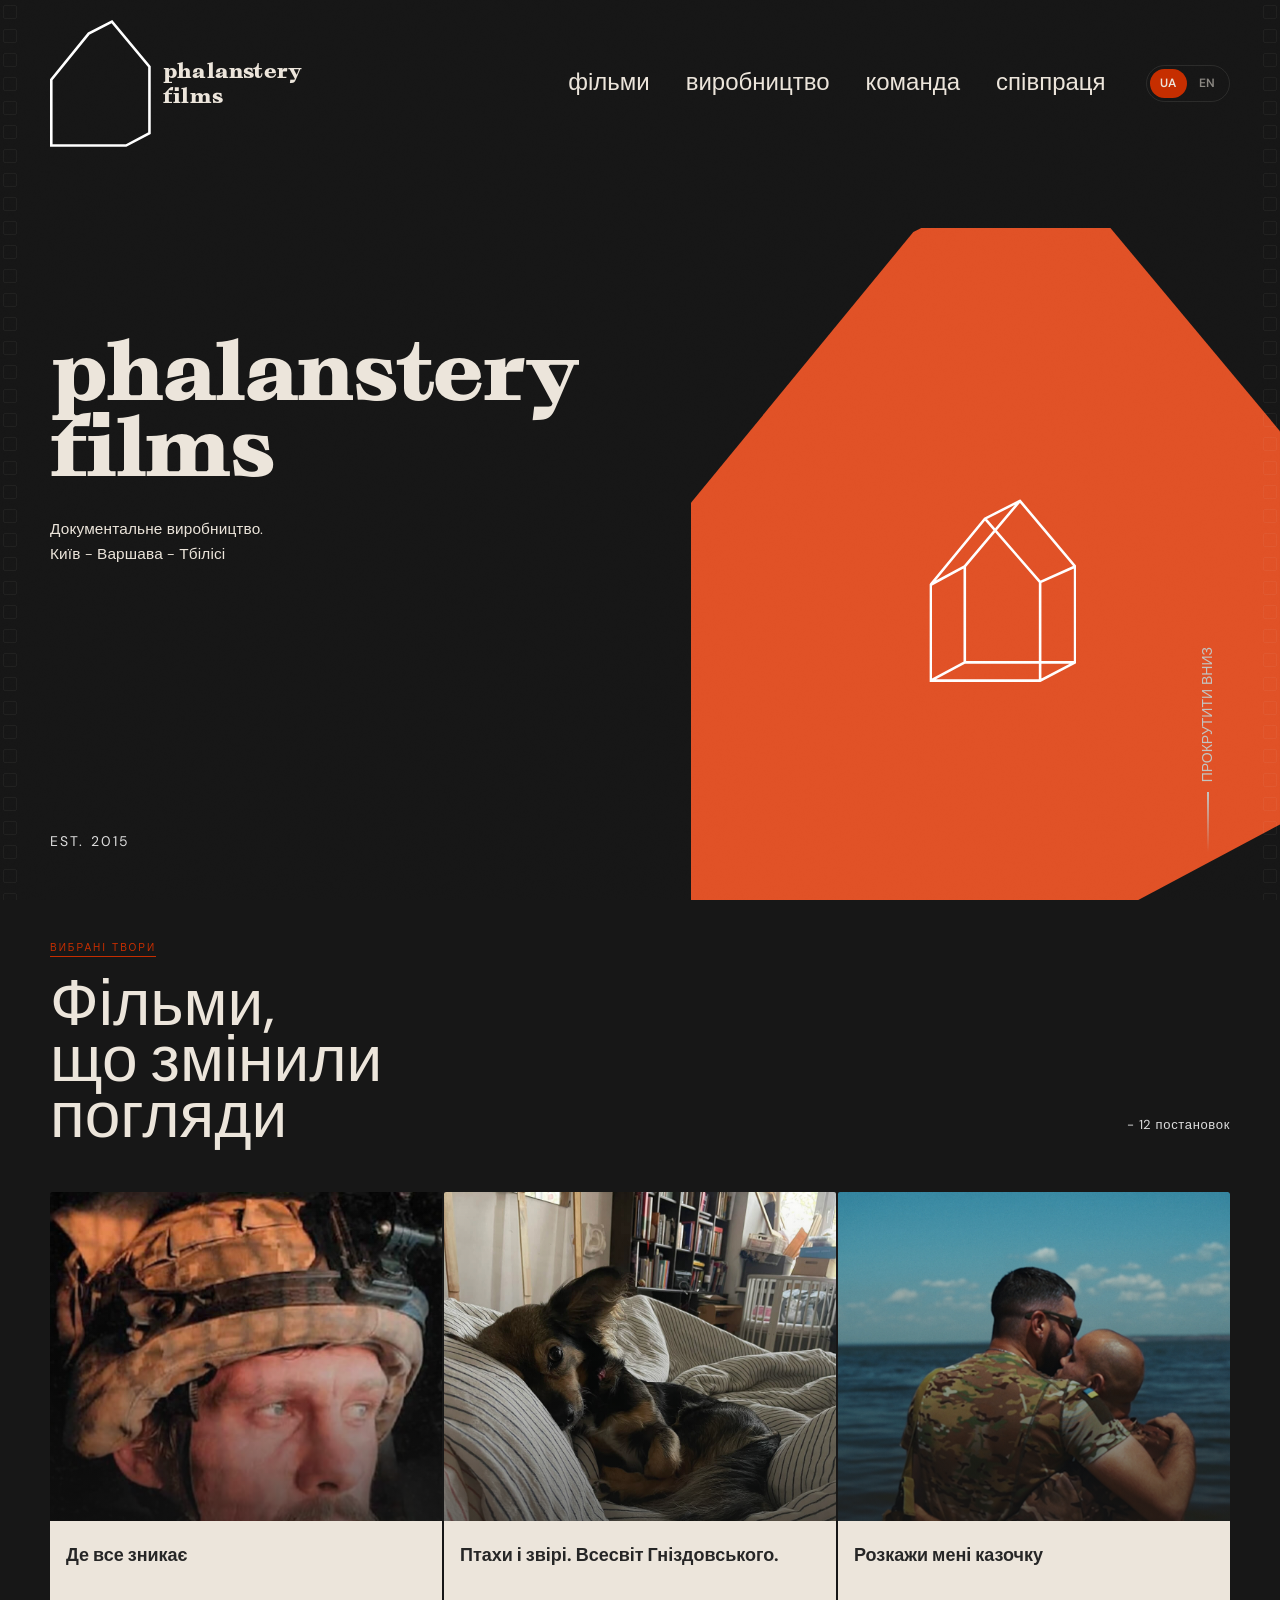
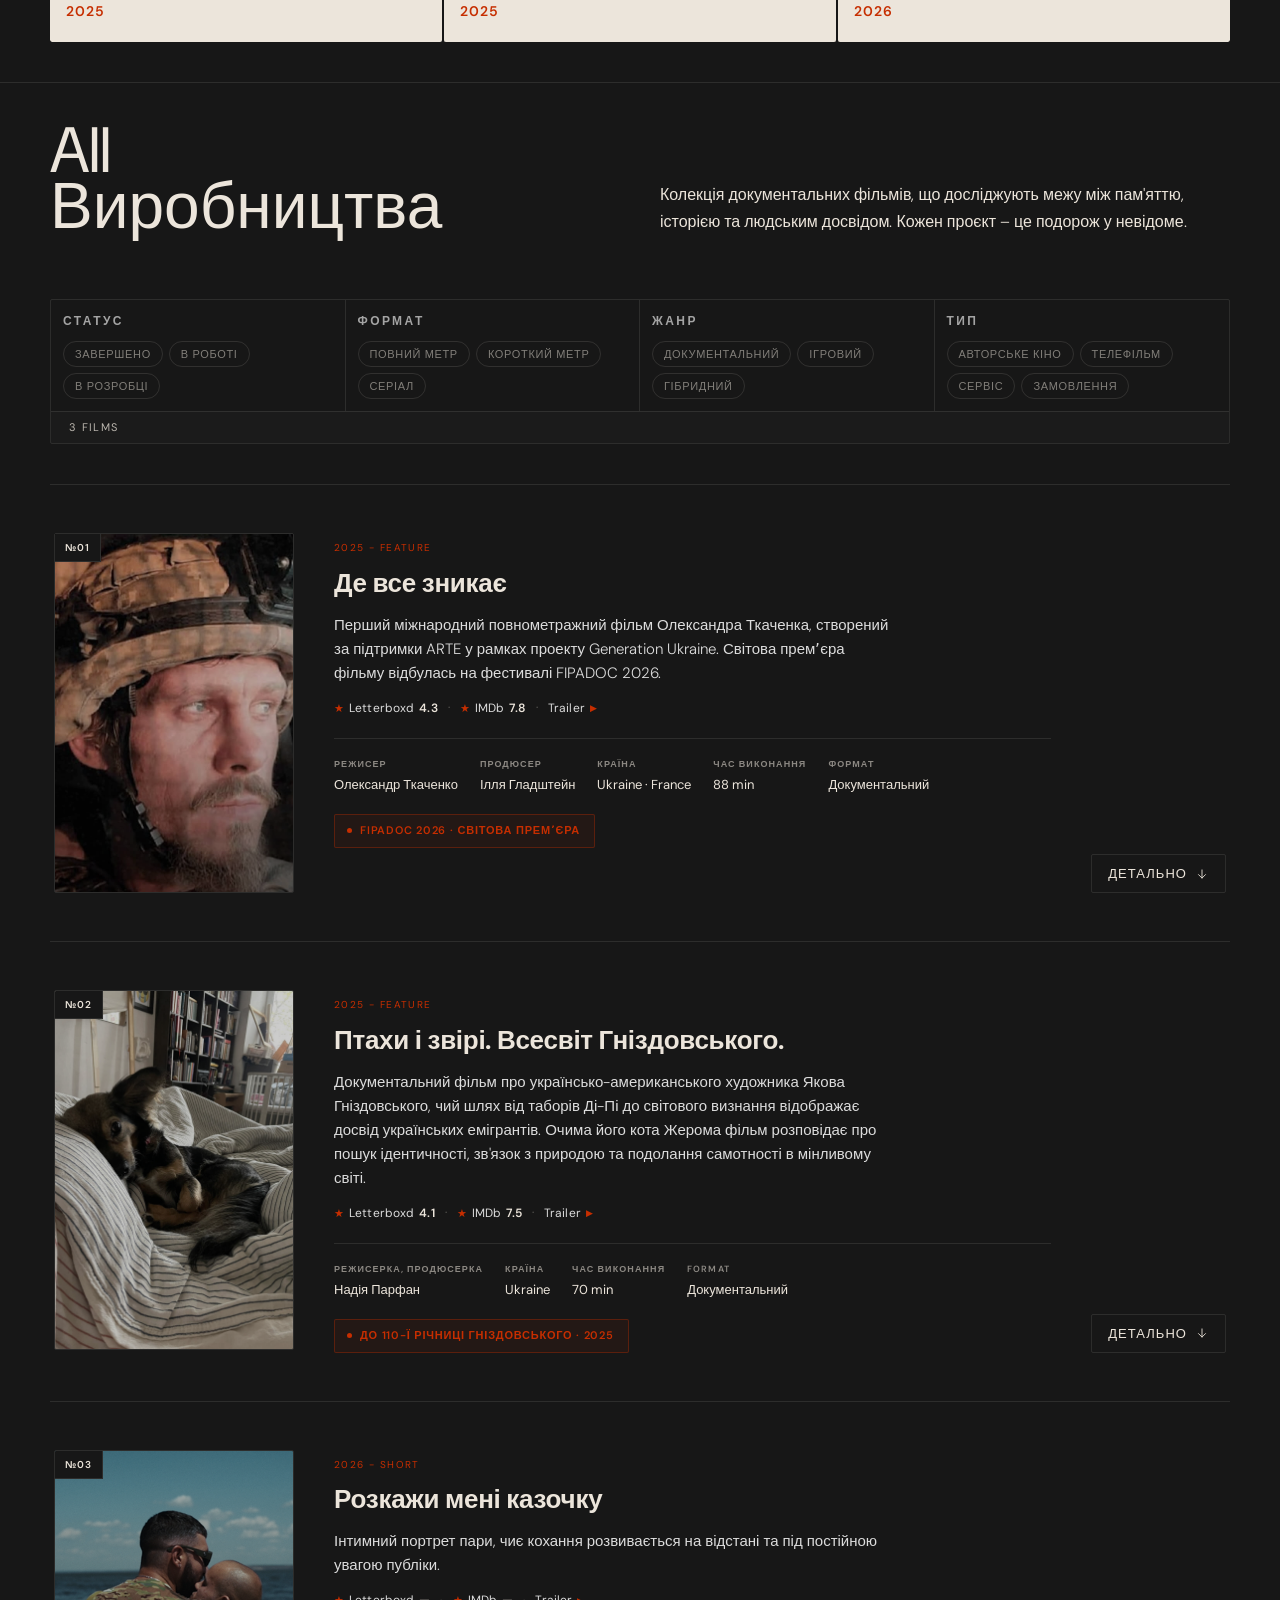
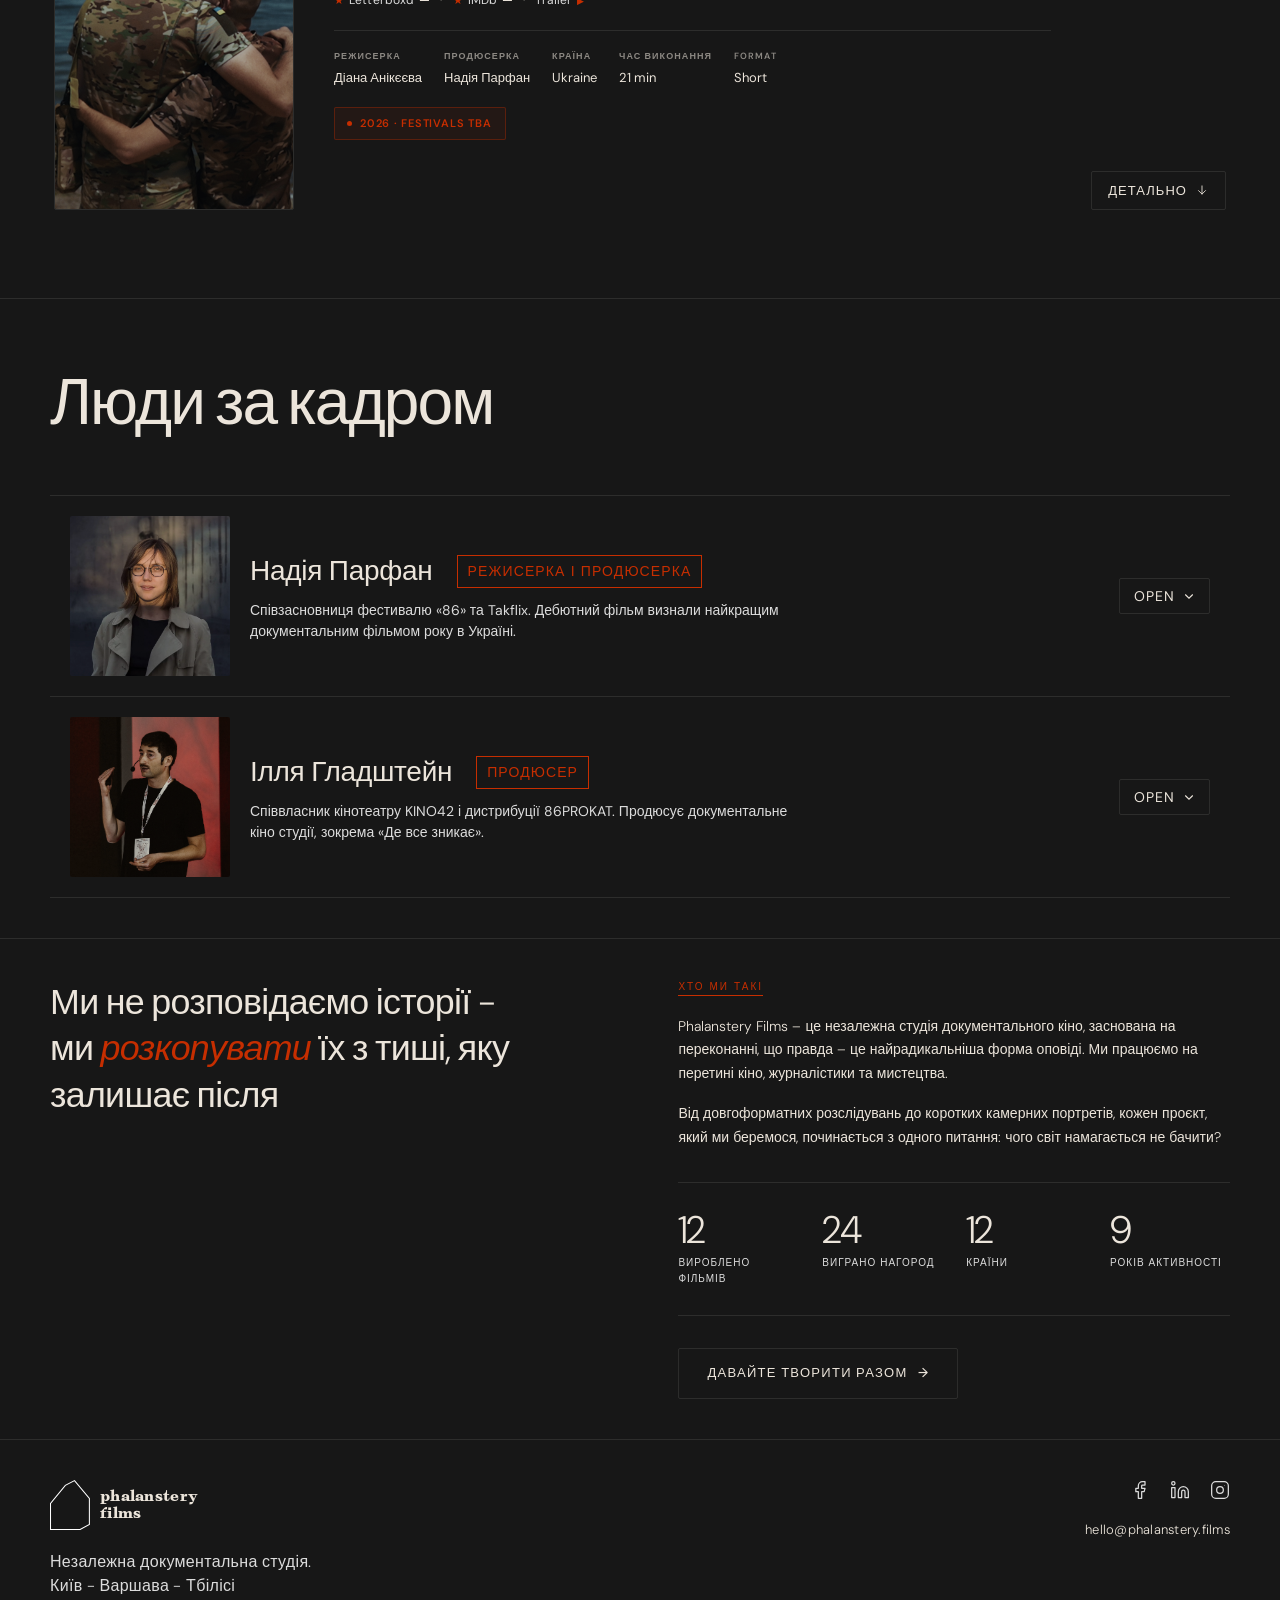
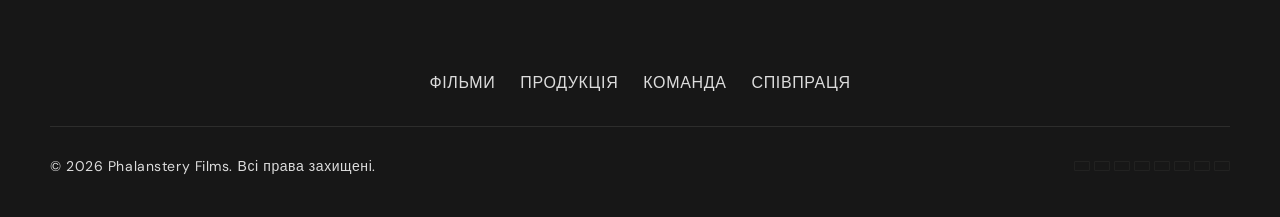
<file: index.html>
<!doctype html>
<html lang="uk">
  <head>
    <meta charset="UTF-8" />
    <meta name="viewport" content="width=device-width, initial-scale=1.0" />
    <title>Phalanstery Films - Documentary Production</title>

    <!-- Fixel Font from MacPaw CDN -->
    <link rel="preconnect" href="https://fonts.googleapis.com" />
    <link rel="preconnect" href="https://fonts.gstatic.com" crossorigin />
    <!-- Google Fonts fallback while Fixel loads -->
    <link
      href="https://fonts.googleapis.com/css2?family=DM+Sans:ital,opsz,wght@0,9..40,300;0,9..40,400;0,9..40,500;0,9..40,700;1,9..40,300&display=swap"
      rel="stylesheet"
    />

    <link rel="icon" href="assets/images/favicon.ico" sizes="any" />
    <link
      rel="icon"
      type="image/png"
      sizes="32x32"
      href="assets/images/favicon-32x32.png"
    />
    <link
      rel="icon"
      type="image/png"
      sizes="16x16"
      href="assets/images/favicon-16x16.png"
    />

    <!-- PPGrafier-Black font -->
    <style>
      @font-face {
        font-family: "PPGrafier";
        src: url("assets/fonts/PPGrafier-Black.otf") format("opentype");
        font-weight: 900;
        font-style: normal;
        font-display: swap;
      }
      /* Fixel via CDN */
      @import url("https://fonts.cdnfonts.com/css/fixel-display");
    </style>

    <link rel="stylesheet" href="assets/css/style.css" />
  </head>
  <body>
    <!-- Film grain canvas -->
    <canvas id="grain"></canvas>

    <!-- Film strips (ambient decoration) -->
    <div class="filmstrip left">
      <div class="filmstrip-track" id="stripLeft"></div>
    </div>
    <div class="filmstrip right">
      <div class="filmstrip-track" id="stripRight"></div>
    </div>

    <!-- ═══════════════════════════════════════════
         MOBILE MENU OVERLAY
         ═══════════════════════════════════════════ -->
    <div
      class="mobile-menu"
      id="mobileMenu"
      role="dialog"
      aria-modal="true"
      aria-label="Navigation"
    >
      <!-- Top bar: logo + close -->
      <div class="mm-topbar">
        <a class="header-logo" id="headerLogo" href="#">
          <span class="logo-mark">
            <img
              src="assets/images/logo-phalanstery.svg"
              alt="Phalanstery Films logo"
              width="36"
              height="36"
            />
          </span>
          <span class="logo-text">phalanstery<br />films</span>
        </a>
        <div class="mm-topbar-right">
          <div class="lang-switch lang-switch--mobile" aria-label="Language">
            <a href="../" class="lang-switch-link is-active">UA</a>
            <span class="lang-switch-sep">/</span>
            <a href="en/" class="lang-switch-link">EN</a>
          </div>
          <button class="mm-close" id="mmClose" aria-label="Close menu">×</button>
        </div>
      </div>

      <!-- House/pentagon shape with nav links -->
      <div class="mm-shape-wrap">
        <div class="mm-shape">
          <ul class="mm-links">
            <li><a href="#films">фільми</a></li>
            <li><a href="#productions">виробництво</a></li>
            <li><a href="#team">команда</a></li>
            <li><a href="#about">співпраця</a></li>
          </ul>
        </div>
      </div>

      <!-- Bottom-left social icons -->
      <div class="mm-social">
        <a href="#" aria-label="Facebook">
          <svg
            viewBox="0 0 24 24"
            fill="none"
            stroke="currentColor"
            stroke-width="1.5"
            stroke-linecap="round"
            stroke-linejoin="round"
          >
            <path
              d="M18 2h-3a5 5 0 0 0-5 5v3H7v4h3v8h4v-8h3l1-4h-4V7a1 1 0 0 1 1-1h3z"
            />
          </svg>
        </a>
        <a href="#" aria-label="LinkedIn">
          <svg
            viewBox="0 0 24 24"
            fill="none"
            stroke="currentColor"
            stroke-width="1.5"
            stroke-linecap="round"
            stroke-linejoin="round"
          >
            <path
              d="M16 8a6 6 0 0 1 6 6v7h-4v-7a2 2 0 0 0-2-2 2 2 0 0 0-2 2v7h-4v-7a6 6 0 0 1 6-6z"
            />
            <rect x="2" y="9" width="4" height="12" />
            <circle cx="4" cy="4" r="2" />
          </svg>
        </a>
        <a href="#" aria-label="Twitter">
          <svg
            viewBox="0 0 24 24"
            fill="none"
            stroke="currentColor"
            stroke-width="1.5"
            stroke-linecap="round"
            stroke-linejoin="round"
          >
            <path
              d="M22 4s-.7 2.1-2 3.4c1.6 10-9.4 17.3-18 11.6 2.2.1 4.4-.6 6-2C3 15.5.5 9.6 3 5c2.2 2.7 5.5 4.3 9 4-.9-4.2 4-6.6 7-3.8 1.1 0 3-1.2 3-1.2z"
            />
          </svg>
        </a>
        <a href="#" aria-label="Instagram">
          <svg
            viewBox="0 0 24 24"
            fill="none"
            stroke="currentColor"
            stroke-width="1.5"
            stroke-linecap="round"
            stroke-linejoin="round"
          >
            <rect x="2" y="2" width="20" height="20" rx="5" />
            <circle cx="12" cy="12" r="4" />
            <circle
              cx="17.5"
              cy="6.5"
              r="0.5"
              fill="currentColor"
              stroke="none"
            />
          </svg>
        </a>
      </div>
    </div>

    <!-- ═══════════════════════════════════════════
         HEADER
         ═══════════════════════════════════════════ -->
    <header id="header">
      <div class="header-logo-wrap">
        <a class="header-logo" id="headerLogo" href="#">
          <span class="logo-mark">
            <img
              src="assets/images/logo-phalanstery.svg"
              alt="Phalanstery Films logo"
              width="36"
              height="36"
            />
          </span>
          <span class="logo-text">phalanstery<br />films</span>
        </a>
      </div>
      <div class="header-right">
        <nav class="main-nav">
          <ul>
            <li><a href="#films">фільми</a></li>
            <li><a href="#productions">виробництво</a></li>
            <li><a href="#team">команда</a></li>
            <li><a href="#about">співпраця</a></li>
          </ul>
        </nav>
        <!-- desktop-social тимчасово прихований, div залишено для JS-сумісності -->
        <div class="social-icons desktop-social"></div>
        <div class="lang-switch" aria-label="Language">
          <a href="../" class="lang-switch-link is-active">UA</a>
          <span class="lang-switch-sep">/</span>
          <a href="en/" class="lang-switch-link">EN</a>
        </div>
        <div
          class="burger"
          id="burger"
          aria-label="Open menu"
          role="button"
          tabindex="0"
        >
          <span></span><span></span>
        </div>
      </div>
    </header>

    <!-- ═══════════════════════════════════════════
         HERO
         ═══════════════════════════════════════════ -->
    <section id="hero">
      <div class="hero-bg-shape">
        <img src="assets/images/hero-bg.svg" alt="" class="hero-bg-base" />

        <img
          src="assets/images/hero-bg-inner.svg"
          alt=""
          class="hero-bg-house"
        />
      </div>

      <!-- Hero beams (JS compatibility - hidden via CSS) -->
      <div class="hero-beam"></div>
      <div class="hero-beam"></div>
      <div class="hero-beam"></div>

      <div class="hero-content" id="heroContent">
        <h1 class="hero-logo-main">phalanstery<br />films</h1>
        <p class="hero-tagline">
          Документальне виробництво.<br />Київ - Варшава - Тбілісі
        </p>
      </div>

      <div class="hero-sub">
        <div class="hero-sub-text">Est. 2015</div>
      </div>

      <a href="#films" class="scroll-indicator">
        <div class="scroll-label">Прокрутити вниз</div>
        <div class="scroll-line"></div>
      </a>
    </section>

    <!-- ═══════════════════════════════════════════
         FILMS SECTION
         ═══════════════════════════════════════════ -->
    <section id="films">
      <div class="section-label reveal"><span>Вибрані твори</span></div>
      <div class="films-header">
        <h2 class="films-title reveal">Фільми, </br>що змінили </br>погляди</h2>
        <div class="films-count reveal reveal-delay-1">- 12 постановок</div>
      </div>

      <div class="films-stage" id="filmsOrbit">
        <!-- ═══════════════════════════════════════════
             FILM STRIP TEMPLATE (для масштабування):
             Копіюй цей article-блок для нових фільмів.
             data-film="slug" має збігатись з production-item нижче.
             Статуси: fsi-tag--У прокаті | fsi-tag--postproduction | fsi-tag--development
             ═══════════════════════════════════════════ -->

        <!-- STRIP 1: Де все зникає -->
        <article
          class="film-strip"
          id="film-de-vse-znykaye"
          data-film="de-vse-znykaye"
          data-status="finished"
          data-format="feature"
          data-genre="documentary"
          data-prod-type="auteur"
          tabindex="0"
          aria-expanded="false"
        >
          <div class="fstrip-bg">
            <img
              src="assets/images/film-image-001.jpg"
              alt="Де все зникає"
              loading="lazy"
            />
          </div>
          <div class="fstrip-idle">
            <span class="fstrip-idle-title">Де все зникає</span>
            <span class="fstrip-year">2025</span>
          </div>
          <div class="fstrip-info" aria-hidden="true">
            <div class="fsi-body">
              <div class="fsi-meta">
                <span class="fsi-tag">Документальний</span>
                <span class="fsi-tag">88 min</span>
                <span class="fsi-tag">Ukraine · France</span>
                <span class="fsi-tag fsi-tag--stage fsi-tag--У прокаті"
                  >У прокаті</span
                >
              </div>
              <h2 class="fsi-title">Де все зникає</h2>
              <p class="fsi-year-large">2025</p>
              <p class="fsi-tagline">
                Камера ввімкнена.<br />Людяність - під питанням.
              </p>
              <p class="fsi-synopsis">
                Український художник та оператор Дмитро Докунов іде на війну та потрапляє у найекстремальніший фільм свого життя. З постійно ввімкненою камерою смартфону він фільмує все, що відбувається з ним та навколо, відчайдушно намагаючись зберегти свою людяність.
              </p>
              <!--
              <div class="fsi-credits">
                <div class="fsi-credit">
                  <span class="fsi-credit-label">Director</span
                  ><span>Олександр Ткаченко</span>
                </div>
                <div class="fsi-credit">
                  <span class="fsi-credit-label">Producer</span
                  ><span>Ілля Гладштейн</span>
                </div>
                <div class="fsi-credit">
                  <span class="fsi-credit-label">Co-producer</span
                  ><span>Антуан Голде</span>
                </div>
                <div class="fsi-credit">
                  <span class="fsi-credit-label">Supported by</span
                  ><span>ARTE · у рамках проекту Generation Ukraine</span>
                </div>
              </div>-->
              <div class="fsi-awards">
                <div class="fsi-award-item">
                  ◈ FIPADOC 2026 · Світова премʼєра
                </div>
              </div>
              <div class="fsi-actions">
                <a href="#product-01" class="fsi-cta"
                  >Докладніше <span>→</span></a
                >
                <button class="fsi-close" aria-label="Close">✕ Close</button>
              </div>
            </div>
          </div>
          <button class="fstrip-hint fstrip-hint--open" tabindex="-1" aria-hidden="true">Open</button>
          <button class="fstrip-hint fstrip-hint--close" tabindex="-1" aria-hidden="true">✕ Close</button>
        </article>

        <!-- STRIP 2: Птахи і звірі. Всесвіт Гніздовського -->
        <article
          class="film-strip"
          id="film-ptakhy-i-zviri"
          data-film="ptakhy-i-zviri"
          data-status="finished"
          data-format="feature"
          data-genre="documentary hybrid"
          data-prod-type="auteur"
          tabindex="0"
          aria-expanded="false"
        >
          <div class="fstrip-bg">
            <img
              src="assets/images/film-image-002.jpg"
              alt="Птахи і звірі. Всесвіт Гніздовського"
              loading="lazy"
            />
          </div>
          <div class="fstrip-idle">
            <span class="fstrip-idle-title">Птахи і звірі. Всесвіт Гніздовського.</span>
            <span class="fstrip-year">2025</span>
          </div>
          <div class="fstrip-info" aria-hidden="true">
            <div class="fsi-body">
              <div class="fsi-meta">
                <span class="fsi-tag">Документальний</span>
                <span class="fsi-tag">70 min</span>
                <span class="fsi-tag">Ukraine</span>
                <span class="fsi-tag fsi-tag--stage fsi-tag--У прокаті"
                  >У прокаті</span
                >
              </div>
              <h2 class="fsi-title">Птахи і звірі</h2>
              <p class="fsi-year-large">2025</p>
              <p class="fsi-tagline">
                Очима кота Жерома.<br />Всесвіт, де немає чужинців.
              </p>
              <p class="fsi-synopsis">
                Документальний фільм про українсько-американського художника Якова Гніздовського, чий шлях від таборів Ді-Пі до світового визнання відображає досвід українських емігрантів. Очима його кота Жерома фільм розповідає про пошук ідентичності, зв'язок з природою та подолання самотності в мінливому світі.
              </p>
              <!--<div class="fsi-credits">
                <div class="fsi-credit">
                  <span class="fsi-credit-label">Director</span
                  ><span>Надія Парфан</span>
                </div>
                <div class="fsi-credit">
                  <span class="fsi-credit-label">Producers</span
                  ><span>Наталія Мовшович, Настя Канарьова</span>
                </div>
              </div>
              <div class="fsi-awards">
                <div class="fsi-award-item">
                  ◈ До 110-ї річниці Якова Гніздовського
                </div>
              </div>-->
              <div class="fsi-actions">
                <a href="#product-02" class="fsi-cta"
                  >Докладніше <span>→</span></a
                >
                <button class="fsi-close" aria-label="Close">✕ Close</button>
              </div>
            </div>
          </div>
          <button class="fstrip-hint fstrip-hint--open" tabindex="-1" aria-hidden="true">Open</button>
          <button class="fstrip-hint fstrip-hint--close" tabindex="-1" aria-hidden="true">✕ Close</button>
        </article>

        <!-- STRIP 3: Розкажи мені казочку -->
        <article
          class="film-strip"
          id="film-rozkazhy-meni-kazochku"
          data-film="rozkazhy-meni-kazochku"
          data-status="finished"
          data-format="short"
          data-genre="documentary"
          data-prod-type="auteur"
          tabindex="0"
          aria-expanded="false"
        >
          <div class="fstrip-bg">
            <img
              src="assets/images/film-image-003.jpg"
              alt="Розкажи мені казочку"
              loading="lazy"
            />
          </div>
          <div class="fstrip-idle">
            <span class="fstrip-idle-title">Розкажи мені казочку</span>
            <span class="fstrip-year">2026</span>
          </div>
          <div class="fstrip-info" aria-hidden="true">
            <div class="fsi-body">
              <div class="fsi-meta">
                <span class="fsi-tag">Документальний</span>
                <span class="fsi-tag">21 min</span>
                <span class="fsi-tag">Ukraine</span>
                <span class="fsi-tag fsi-tag--stage fsi-tag--У прокаті"
                  >У прокаті</span
                >
              </div>
              <h2 class="fsi-title">Розкажи мені казочку</h2>
              <p class="fsi-year-large">2026</p>
              <p class="fsi-tagline">
                Любов на відстані.<br />Під прицілом публічного погляду.
              </p>
              <p class="fsi-synopsis">
                21-річний Павло - солдат, який відкрито заявляє про
                свою гомосексуальність, стає символом видимості
                квір-спільноти в Україні. Разом із партнером Владом
                він намагається зберегти близькість, яку постійно
                перевіряє відстань, ревнощі та суспільна увага.
              </p>
              <!--<div class="fsi-credits">
                <div class="fsi-credit">
                  <span class="fsi-credit-label">Director</span
                  ><span>Діана Анікєєва</span>
                </div>
                <div class="fsi-credit">
                  <span class="fsi-credit-label">Producer</span
                  ><span>Надія Парфан</span>
                </div>
              </div>-->
              <div class="fsi-actions">
                <a href="#product-03" class="fsi-cta"
                  >Докладніше <span>→</span></a
                >
                <button class="fsi-close" aria-label="Close">✕ Close</button>
              </div>
            </div>
          </div>
          <button class="fstrip-hint fstrip-hint--open" tabindex="-1" aria-hidden="true">Open</button>
          <button class="fstrip-hint fstrip-hint--close" tabindex="-1" aria-hidden="true">✕ Close</button>
        </article>

        <!-- ═══════════════════════════════════════════
             НОВИЙ ФІЛЬМ: копіюй article вище і встав тут
             ═══════════════════════════════════════════ -->
      </div>
      <!-- /films-stage -->
    </section>

    <!-- ═══════════════════════════════════════════
         PRODUCTIONS
         ═══════════════════════════════════════════ -->
    <section id="productions">
      <div class="productions-header">
        <h2 class="productions-title reveal">All<br />Виробництва</h2>
        <p class="productions-desc reveal reveal-delay-1">
          Колекція документальних фільмів, що досліджують межу між пам'яттю, історією та людським досвідом. Кожен проєкт – це подорож у невідоме.
        </p>
      </div>

      <!-- ═══════════════════════════════════════════
           PRODUCTIONS FILTER BAR
           Додавання нового значення - лише новий <button data-value="...">
           у відповідній групі. Логіка JS адаптується автоматично.
           ═══════════════════════════════════════════ -->
      <div class="prod-filters" id="prodFilters" aria-label="Filter productions">

        <div class="pf-groups-row">

          <!-- Group 1: Status -->
          <div class="pf-group" data-filter-group="status">
            <span class="pf-group-label">Статус</span>
            <div class="pf-chips">
              <button class="pf-chip" data-value="finished">Завершено<i class="pf-chip-x">×</i></button>
              <button class="pf-chip" data-value="in-production">В роботі<i class="pf-chip-x">×</i></button>
              <button class="pf-chip" data-value="in-development">В розробці<i class="pf-chip-x">×</i></button>
            </div>
          </div>

          <!-- Group 2: Format -->
          <div class="pf-group" data-filter-group="format">
            <span class="pf-group-label">Формат</span>
            <div class="pf-chips">
              <button class="pf-chip" data-value="feature">Повний метр<i class="pf-chip-x">×</i></button>
              <button class="pf-chip" data-value="short">Короткий метр<i class="pf-chip-x">×</i></button>
              <button class="pf-chip" data-value="series">Серіал<i class="pf-chip-x">×</i></button>
            </div>
          </div>

          <!-- Group 3: Genre -->
          <div class="pf-group" data-filter-group="genre">
            <span class="pf-group-label">Жанр</span>
            <div class="pf-chips">
              <button class="pf-chip" data-value="documentary">Документальний<i class="pf-chip-x">×</i></button>
              <button class="pf-chip" data-value="fiction">Ігровий<i class="pf-chip-x">×</i></button>
              <button class="pf-chip" data-value="hybrid">Гібридний<i class="pf-chip-x">×</i></button>
            </div>
          </div>

          <!-- Group 4: Type -->
          <div class="pf-group" data-filter-group="prod-type">
            <span class="pf-group-label">Тип</span>
            <div class="pf-chips">
              <button class="pf-chip" data-value="auteur">Авторське кіно<i class="pf-chip-x">×</i></button>
              <button class="pf-chip" data-value="tv">Телефільм<i class="pf-chip-x">×</i></button>
              <button class="pf-chip" data-value="service">Сервіс<i class="pf-chip-x">×</i></button>
              <button class="pf-chip" data-value="commissioned">Замовлення<i class="pf-chip-x">×</i></button>
            </div>
          </div>

        </div>

        <!-- Results count + reset -->
        <div class="pf-meta">
          <span class="pf-count" id="pfCount"></span>
          <button class="pf-reset" id="pfReset" aria-label="Reset all filters">↺ Reset</button>
        </div>
      </div>

      <!-- Scroll hint - visible on mobile/tablet when a filter is active -->
      <div class="pf-scroll-hint" id="pfScrollHint" aria-hidden="true">
        <span>Прокрутіть, щоб дізнатися більше</span>
        <svg viewBox="0 0 24 24" fill="none" stroke="currentColor" stroke-width="1.5" stroke-linecap="round" stroke-linejoin="round" width="12" height="12"><line x1="12" y1="5" x2="12" y2="19"/><polyline points="6,13 12,19 18,13"/></svg>
      </div>

      <div id="productionsList">
        <!-- ═══════════════════════════════════════════
             PRODUCTION ITEM TEMPLATE (для масштабування):
             Копіюй один production-item блок для нових фільмів.
             data-film="slug" має збігатись з film-strip вище.
             data-status, data-format, data-genre, data-prod-type
             визначають до яких фільтрів належить фільм.
             Значення: через пробіл для кількох категорій.
             Перші 4 items видимі одразу, решта - з класом hidden-item
             (показуються кнопкою "See more").
             ═══════════════════════════════════════════ -->

        <!-- PRODUCTION 1: Де все зникає -->
        <div id="product-01" class="production-item reveal"
          data-film="de-vse-znykaye"
          data-status="finished"
          data-format="feature"
          data-genre="documentary"
          data-prod-type="auteur">
          <div class="prod-row">
            <div class="prod-image">
              <span class="prod-index" aria-hidden="true"></span>
              <img
                src="assets/images/film-image-001.jpg"
                alt=""
                loading="lazy"
              />
            </div>
            <div class="prod-info">
              <div class="prod-eyebrow">
                <span class="prod-year">2025 - FEATURE</span>
              </div>
              <h3 class="prod-title">Де все зникає</h3>
              <p class="prod-desc">
                Перший міжнародний повнометражний фільм Олександра Ткаченка, створений за підтримки ARTE у рамках проекту Generation Ukraine. Світова премʼєра фільму відбулась на фестивалі FIPADOC 2026.
              </p>
              <div class="prod-links">
                <a href="https://letterboxd.com/film/de-vse-znykaye/" target="_blank" rel="noopener" class="prod-link"><span class="prod-link-star">★</span>Letterboxd <span class="prod-link-rating">4.3</span></a>
                <span class="prod-link-sep">·</span>
                <a href="https://www.imdb.com/title/tt00000000/" target="_blank" rel="noopener" class="prod-link"><span class="prod-link-star">★</span>IMDb <span class="prod-link-rating">7.8</span></a>
                <span class="prod-link-sep">·</span>
                <a href="https://youtube.com/watch?v=00000000" target="_blank" rel="noopener" class="prod-link prod-link--trailer">Trailer <span class="prod-link-arrow">▶</span></a>
              </div>
              <div class="prod-specs">
                <div class="prod-spec"><span class="prod-spec-label">Режисер</span><span class="prod-spec-value">Олександр Ткаченко</span></div>
                <div class="prod-spec"><span class="prod-spec-label">Продюсер</span><span class="prod-spec-value"><a href="#team" class="prod-spec-link">Ілля Гладштейн</a></span></div>
                <div class="prod-spec"><span class="prod-spec-label">Країна</span><span class="prod-spec-value">Ukraine · France</span></div>
                <div class="prod-spec"><span class="prod-spec-label">Час виконання</span><span class="prod-spec-value">88 min</span></div>
                <div class="prod-spec"><span class="prod-spec-label">Формат</span><span class="prod-spec-value">Документальний</span></div>
              </div>
              <div class="prod-festival">
                <span class="prod-festival-mark"></span>FIPADOC 2026 · Світова премʼєра
              </div>
            </div>
            <button
              class="prod-expand-btn"
              aria-label="Expand film Детально"
              aria-expanded="false"
            >
              <span class="prod-expand-label">Детально</span>
              <svg
                class="prod-arrow"
                viewBox="0 0 24 24"
                fill="none"
                stroke="currentColor"
                stroke-width="1.5"
                stroke-linecap="round"
                stroke-linejoin="round"
              >
                <line x1="12" y1="5" x2="12" y2="19" />
                <polyline points="6,13 12,19 18,13" />
              </svg>
            </button>
          </div>
          <div class="prod-detail-panel" aria-hidden="true">
            <div class="film-body">
              <!-- Mobile-only description -->
              <p class="prod-mobile-desc">Перший міжнародний повнометражний фільм Олександра Ткаченка, створений за підтримки ARTE у рамках проекту Generation Ukraine. Світова премʼєра фільму відбулась на фестивалі FIPADOC 2026.</p>
              <!-- 01 Film Детально -->
              <div class="film-acc-item film-acc-open">
                <button class="film-acc-trigger" aria-expanded="true">
                  <span class="film-acc-label">Film Детально</span>
                  <span class="film-acc-index">01</span>
                  <svg class="film-acc-arrow" viewBox="0 0 24 24" fill="none" stroke="currentColor" stroke-width="1.5" stroke-linecap="round" stroke-linejoin="round">
                    <line x1="12" y1="5" x2="12" y2="19" /><polyline points="6,13 12,19 18,13" />
                  </svg>
                </button>
                <div class="film-acc-body">
                  <div class="film-Детально-block">
                    <div class="fdb-specs">
                      <span class="fdb-spec fdb-spec--stage stage-У прокаті">У прокаті</span>
                      <span class="fdb-spec">88 min</span>
                      <span class="fdb-spec">Ukraine · France</span>
                      <span class="fdb-spec">2025</span>
                      <span class="fdb-spec">Documentary</span>
                    </div>
                    <div class="fdb-credits">
                      <div class="fdb-credit-row">
                        <span class="fdb-credit-label">Режисер</span>
                        <span class="fdb-credit-value">Олександр Ткаченко</span>
                      </div>
                      <div class="fdb-credit-row">
                        <span class="fdb-credit-label">Producer</span>
                        <span class="fdb-credit-value"><a href="#team" class="prod-spec-link">Ілля Гладштейн</a></span>
                      </div>
                      <div class="fdb-credit-row">
                        <span class="fdb-credit-label">Co-producer</span>
                        <span class="fdb-credit-value">Антуан Голде</span>
                      </div>
                      <div class="fdb-credit-row">
                        <span class="fdb-credit-label">Supported by</span>
                        <span class="fdb-credit-value">ARTE · у рамках проекту Generation Ukraine</span>
                      </div>
                      <div class="fdb-credit-row">
                        <span class="fdb-credit-label">World Premiere</span>
                        <span class="fdb-credit-value">FIPADOC 2026</span>
                      </div>
                    </div>
                  </div>
                </div>
              </div>
              <!-- Festivals -->
              <div class="film-acc-item">
                <button class="film-acc-trigger" aria-expanded="false">
                  <span class="film-acc-label">Festivals &amp; Partners</span>
                  <span class="film-acc-index">02</span>
                  <svg class="film-acc-arrow" viewBox="0 0 24 24" fill="none" stroke="currentColor" stroke-width="1.5" stroke-linecap="round" stroke-linejoin="round">
                    <line x1="12" y1="5" x2="12" y2="19" /><polyline points="6,13 12,19 18,13" />
                  </svg>
                </button>
                <div class="film-acc-body">
                  <ul class="pdp-festivals">
                    <li>
                      <span class="pdp-fest-year">2026</span>FIPADOC -
                      Світова прем'єра
                    </li>
                  </ul>
                </div>
              </div>
              <!-- 03 Synopsis -->
              <div class="film-acc-item">
                <button class="film-acc-trigger" aria-expanded="false">
                  <span class="film-acc-label">Synopsis</span>
                  <span class="film-acc-index">03</span>
                  <svg class="film-acc-arrow" viewBox="0 0 24 24" fill="none" stroke="currentColor" stroke-width="1.5" stroke-linecap="round" stroke-linejoin="round">
                    <line x1="12" y1="5" x2="12" y2="19" /><polyline points="6,13 12,19 18,13" />
                  </svg>
                </button>
                <div class="film-acc-body">
                  <p class="pdp-body">
                    Український художник та оператор Дмитро Докунов іде на війну та потрапляє у найекстремальніший фільм свого життя. З постійно ввімкненою камерою смартфону він фільмує все, що відбувається з ним та навколо, відчайдушно намагаючись зберегти свою людяність.
                  </p>
                </div>
              </div>
              <!-- 04 Film Stills -->
              <div class="film-acc-item">
                <button class="film-acc-trigger" aria-expanded="false">
                  <span class="film-acc-label">Film Stills</span>
                  <span class="film-acc-index">04</span>
                  <svg class="film-acc-arrow" viewBox="0 0 24 24" fill="none" stroke="currentColor" stroke-width="1.5" stroke-linecap="round" stroke-linejoin="round">
                    <line x1="12" y1="5" x2="12" y2="19" /><polyline points="6,13 12,19 18,13" />
                  </svg>
                </button>
                <div class="film-acc-body">
                  <!-- STRIP 1: Де все зникає -->
                  <div class="film-stills-slider" data-index="0">
                    <div class="fss-track">
                      <div class="film-still"><img src="assets/images/stills-everithing/still-everithing-01.jpg" alt="Де все зникає - кадр 01" loading="lazy" /></div>
                      <div class="film-still"><img src="assets/images/stills-everithing/still-everithing-02.jpg" alt="Де все зникає - кадр 02" loading="lazy" /></div>
                      <div class="film-still"><img src="assets/images/stills-everithing/still-everithing-03.jpg" alt="Де все зникає - кадр 03" loading="lazy" /></div>
                      <div class="film-still"><img src="assets/images/stills-everithing/still-everithing-04.jpg" alt="Де все зникає - кадр 04" loading="lazy" /></div>
                      <div class="film-still"><img src="assets/images/stills-everithing/still-everithing-05.jpg" alt="Де все зникає - кадр 05" loading="lazy" /></div>
                      <div class="film-still"><img src="assets/images/stills-everithing/still-everithing-06.jpg" alt="Де все зникає - кадр 06" loading="lazy" /></div>
                      <div class="film-still"><img src="assets/images/stills-everithing/still-everithing-07.jpg" alt="Де все зникає - кадр 07" loading="lazy" /></div>
                      <div class="film-still"><img src="assets/images/stills-everithing/still-everithing-08.jpg" alt="Де все зникає - кадр 08" loading="lazy" /></div>
                      <div class="film-still"><img src="assets/images/stills-everithing/still-everithing-09.jpg" alt="Де все зникає - кадр 09" loading="lazy" /></div>
                      <div class="film-still"><img src="assets/images/stills-everithing/still-everithing-10.jpg" alt="Де все зникає - кадр 10" loading="lazy" /></div>
                    </div>
                    <button class="fss-btn fss-prev" aria-label="Previous still">
                      <svg viewBox="0 0 24 24" fill="none" stroke="currentColor" stroke-width="1.2" stroke-linecap="round" stroke-linejoin="round"><polyline points="15,18 9,12 15,6"/></svg>
                    </button>
                    <button class="fss-btn fss-next" aria-label="Next still">
                      <svg viewBox="0 0 24 24" fill="none" stroke="currentColor" stroke-width="1.2" stroke-linecap="round" stroke-linejoin="round"><polyline points="9,18 15,12 9,6"/></svg>
                    </button>
                    <div class="fss-meta">
                      <div class="fss-dots"></div>
                      <div class="fss-counter">
                        <span class="fss-current">01</span>
                        <span class="fss-sep">-</span>
                        <span class="fss-total">10</span>
                      </div>
                    </div>
                  </div>
                </div>
              </div>
              <!-- 05 Trailer -->
              <div class="film-acc-item">
                <button class="film-acc-trigger" aria-expanded="false">
                  <span class="film-acc-label">Trailer</span>
                  <span class="film-acc-index">05</span>
                  <svg class="film-acc-arrow" viewBox="0 0 24 24" fill="none" stroke="currentColor" stroke-width="1.5" stroke-linecap="round" stroke-linejoin="round">
                    <line x1="12" y1="5" x2="12" y2="19" /><polyline points="6,13 12,19 18,13" />
                  </svg>
                </button>
                <div class="film-acc-body">
                  <div class="film-trailer-wrap">
                    <button class="film-trailer-facade" data-vimeo-id="1084537" data-poster="assets/images/stills-everithing/still-everithing-02.jpg" type="button" aria-label="Відтворити трейлер">
                      <img class="film-trailer-facade-poster" src="assets/images/stills-everithing/still-everithing-02.jpg" alt="" loading="lazy" />
                      <span class="film-trailer-facade-play">
                        <svg viewBox="0 0 24 24" fill="currentColor">
                          <polygon points="6,4 20,12 6,20" />
                        </svg>
                      </span>
                    </button>
                  </div>
                </div>
              </div>
              <!-- 02 Screener -->
              <div class="film-acc-item">
                <button class="film-acc-trigger" aria-expanded="false">
                  <span class="film-acc-label">Request a Screener</span>
                  <span class="film-acc-index" data-next="true"></span>
                  <svg class="film-acc-arrow" viewBox="0 0 24 24" fill="none" stroke="currentColor" stroke-width="1.5" stroke-linecap="round" stroke-linejoin="round">
                    <line x1="12" y1="5" x2="12" y2="19" /><polyline points="6,13 12,19 18,13" />
                  </svg>
                </button>
                <div class="film-acc-body">
                  <div class="screener-section">
                    <p class="screener-note">
                      Фестивальні програмери, дистриб'ютори та преса можуть
                      запросити скринер за посиланням нижче.
                    </p>
                    <a
                      href="mailto:hello@phalanstery.films?subject=Screener request - Де все зникає"
                      class="screener-btn"
                    >
                      <svg viewBox="0 0 24 24" fill="none" stroke="currentColor" stroke-width="1.5" width="16" height="16" stroke-linecap="round" stroke-linejoin="round">
                        <path d="M4 4h16c1.1 0 2 .9 2 2v12c0 1.1-.9 2-2 2H4c-1.1 0-2-.9-2-2V6c0-1.1.9-2 2-2z" />
                        <polyline points="22,6 12,13 2,6" />
                      </svg>
                      Request screener
                    </a>
                  </div>
                </div>
              </div>
            </div>
            <div class="film-footer">
              <button class="pdp-close" aria-label="Close film detail">
                Close ✕
              </button>
            </div>
          </div>
        </div>

        <!-- PRODUCTION 2: Птахи і звірі. Всесвіт Гніздовського -->
        <div id="product-02" class="production-item reveal reveal-delay-1"
          data-film="ptakhy-i-zviri"
          data-status="finished"
          data-format="feature"
          data-genre="documentary hybrid"
          data-prod-type="auteur">
          <div class="prod-row">
            <div class="prod-image">
              <span class="prod-index" aria-hidden="true"></span>
              <img
                src="assets/images/film-image-002.jpg"
                alt=""
                loading="lazy"
              />
            </div>
            <div class="prod-info">
              <div class="prod-eyebrow">
                <span class="prod-year">2025 - FEATURE</span>
              </div>
              <h3 class="prod-title">Птахи і звірі. Всесвіт Гніздовського.</h3>
              <p class="prod-desc">
                Документальний фільм про українсько-американського художника Якова Гніздовського, чий шлях від таборів Ді-Пі до світового визнання відображає досвід українських емігрантів. Очима його кота Жерома фільм розповідає про пошук ідентичності, зв'язок з природою та подолання самотності в мінливому світі.
              </p>
              <div class="prod-links">
                <a href="https://letterboxd.com/film/ptakhy-i-zviri/" target="_blank" rel="noopener" class="prod-link"><span class="prod-link-star">★</span>Letterboxd <span class="prod-link-rating">4.1</span></a>
                <span class="prod-link-sep">·</span>
                <a href="https://www.imdb.com/title/tt00000001/" target="_blank" rel="noopener" class="prod-link"><span class="prod-link-star">★</span>IMDb <span class="prod-link-rating">7.5</span></a>
                <span class="prod-link-sep">·</span>
                <a href="https://youtube.com/watch?v=00000001" target="_blank" rel="noopener" class="prod-link prod-link--trailer">Trailer <span class="prod-link-arrow">▶</span></a>
              </div>
              <div class="prod-specs">
                <div class="prod-spec"><span class="prod-spec-label">Режисерка, продюсерка</span><span class="prod-spec-value"><a href="#team" class="prod-spec-link">Надія Парфан</a></span></div>
                <div class="prod-spec"><span class="prod-spec-label">Країна</span><span class="prod-spec-value">Ukraine</span></div>
                <div class="prod-spec"><span class="prod-spec-label">Час виконання</span><span class="prod-spec-value">70 min</span></div>
                <div class="prod-spec"><span class="prod-spec-label">Format</span><span class="prod-spec-value">Документальний</span></div>
              </div>
              <div class="prod-festival">
                <span class="prod-festival-mark"></span>до 110-ї річниці Гніздовського · 2025
              </div>
            </div>
            <button
              class="prod-expand-btn"
              aria-label="Expand film Детально"
              aria-expanded="false"
            >
              <span class="prod-expand-label">Детально</span>
              <svg
                class="prod-arrow"
                viewBox="0 0 24 24"
                fill="none"
                stroke="currentColor"
                stroke-width="1.5"
                stroke-linecap="round"
                stroke-linejoin="round"
              >
                <line x1="12" y1="5" x2="12" y2="19" />
                <polyline points="6,13 12,19 18,13" />
              </svg>
            </button>
          </div>
          <div class="prod-detail-panel" aria-hidden="true">
            <div class="film-body">
              <!-- Mobile-only description -->
              <p class="prod-mobile-desc">Документальний фільм про українсько-американського художника Якова Гніздовського, чий шлях від таборів Ді-Пі до світового визнання відображає досвід українських емігрантів. Очима його кота Жерома фільм розповідає про пошук ідентичності, зв'язок з природою та подолання самотності в мінливому світі.</p>
              <!-- 01 Film Детально -->
              <div class="film-acc-item film-acc-open">
                <button class="film-acc-trigger" aria-expanded="true">
                  <span class="film-acc-label">Film Детально</span>
                  <span class="film-acc-index">01</span>
                  <svg class="film-acc-arrow" viewBox="0 0 24 24" fill="none" stroke="currentColor" stroke-width="1.5" stroke-linecap="round" stroke-linejoin="round">
                    <line x1="12" y1="5" x2="12" y2="19" /><polyline points="6,13 12,19 18,13" />
                  </svg>
                </button>
                <div class="film-acc-body">
                  <div class="film-Детально-block">
                    <div class="fdb-specs">
                      <span class="fdb-spec fdb-spec--stage stage-У прокаті">У прокаті</span>
                      <span class="fdb-spec">70 min</span>
                      <span class="fdb-spec">Ukraine</span>
                      <span class="fdb-spec">2025</span>
                      <span class="fdb-spec">Documentary</span>
                    </div>
                    <div class="fdb-credits">
                      <div class="fdb-credit-row">
                        <span class="fdb-credit-label">Режисерка</span>
                        <span class="fdb-credit-value"><a href="#team" class="prod-spec-link">Надія Парфан</a></span>
                      </div>
                      <div class="fdb-credit-row">
                        <span class="fdb-credit-label">Producers</span>
                        <span class="fdb-credit-value">Наталія Мовшович, Настя Канарьова, Маргарита Кулічова, Сергій Недзельський, Альона Голякова</span>
                      </div>
                    </div>
                  </div>
                </div>
              </div>
              <!-- 06 Festivals -->
              <div class="film-acc-item">
                <button class="film-acc-trigger" aria-expanded="false">
                  <span class="film-acc-label">Festivals &amp; Partners</span>
                  <span class="film-acc-index">02</span>
                  <svg class="film-acc-arrow" viewBox="0 0 24 24" fill="none" stroke="currentColor" stroke-width="1.5" stroke-linecap="round" stroke-linejoin="round">
                    <line x1="12" y1="5" x2="12" y2="19" /><polyline points="6,13 12,19 18,13" />
                  </svg>
                </button>
                <div class="film-acc-body">
                  <ul class="pdp-festivals">
                    <li>
                      <span class="pdp-fest-year">2025</span>До 110-ї річниці Якова Гніздовського
                    </li>
                  </ul>
                </div>
              </div>
              <!-- 03 Synopsis -->
              <div class="film-acc-item">
                <button class="film-acc-trigger" aria-expanded="false">
                  <span class="film-acc-label">Synopsis</span>
                  <span class="film-acc-index">03</span>
                  <svg class="film-acc-arrow" viewBox="0 0 24 24" fill="none" stroke="currentColor" stroke-width="1.5" stroke-linecap="round" stroke-linejoin="round">
                    <line x1="12" y1="5" x2="12" y2="19" /><polyline points="6,13 12,19 18,13" />
                  </svg>
                </button>
                <div class="film-acc-body">
                  <p class="pdp-body">
                    Яків Гніздовський - один із найвизначніших українських митців ХХ століття, який через гравюру, живопис і дизайн створив впізнаваний всесвіт тварин, рослин та вишуканих форм. Його біографія - це подорож крізь табори Ді-Пі, злиденні роки в Америці та пізнє визнання, яка резонує з досвідом мільйонів вимушених мігрантів. Але в цьому фільмі її розповідає не сам художник, а той, хто розділив з ним роки самотності та творчості - кіт Жером.
                  </p>
                  <p class="pdp-body">
                    Мокументальний герой, що пережив дев'ять життів, повертається в Україну до 110-ї річниці Гніздовського, аби розплутати таємниці його спадщини. Разом із кураторами, дослідниками, науковцями та школярами він подорожує від Пилипчого на Тернопільщині до Нью-Йорка, складаючи фрагменти життя художника в цілісну картину.
                  </p>
                  <p class="pdp-body">
                    Переплітаючи архівні матеріали, інтерв'ю, анімацію та кінематографічні сцени, фільм розкриває Гніздовського як людину, яка через любов до тварин та природи висловлювала власні філософські пошуки. Це історія про повільність, споглядання і спробу зберегти своє «я» далеко від дому - така ж актуальна для українців сьогодні, як і сто років тому.
                  </p>
                </div>
              </div>
              <!-- 04 Film Stills -->
              <div class="film-acc-item">
                <button class="film-acc-trigger" aria-expanded="false">
                  <span class="film-acc-label">Film Stills</span>
                  <span class="film-acc-index">04</span>
                  <svg class="film-acc-arrow" viewBox="0 0 24 24" fill="none" stroke="currentColor" stroke-width="1.5" stroke-linecap="round" stroke-linejoin="round">
                    <line x1="12" y1="5" x2="12" y2="19" /><polyline points="6,13 12,19 18,13" />
                  </svg>
                </button>
                <div class="film-acc-body">
                  <!-- STILLS: замінити src на реальні фотографії коли будуть готові -->
                  <!-- STILLS: замінити film-still--placeholder на реальні фото:
                       видали клас film-still--placeholder і додай <img src="..." alt="..." loading="lazy" /> -->
                    <div class="film-stills-slider" data-index="0">
                      <div class="fss-track">
                      <div class="film-still"><img src="assets/images/stills-birds/still-bird-01.jpg" alt="Птахи і звірі. Всесвіт Гніздовського - кадр 01" loading="lazy" /></div>
                      <div class="film-still"><img src="assets/images/stills-birds/still-bird-02.jpg" alt="Птахи і звірі. Всесвіт Гніздовського - кадр 02" loading="lazy" /></div>
                      <div class="film-still"><img src="assets/images/stills-birds/still-bird-03.jpg" alt="Птахи і звірі. Всесвіт Гніздовського - кадр 03" loading="lazy" /></div>
                      <div class="film-still"><img src="assets/images/stills-birds/still-bird-04.jpg" alt="Птахи і звірі. Всесвіт Гніздовського - кадр 04" loading="lazy" /></div>
                      <div class="film-still"><img src="assets/images/stills-birds/still-bird-05.jpg" alt="Птахи і звірі. Всесвіт Гніздовського - кадр 05" loading="lazy" /></div>
                      <div class="film-still"><img src="assets/images/stills-birds/still-bird-06.jpg" alt="Птахи і звірі. Всесвіт Гніздовського - кадр 06" loading="lazy" /></div>
                      </div>
                      <button class="fss-btn fss-prev" aria-label="Previous still">
                        <svg viewBox="0 0 24 24" fill="none" stroke="currentColor" stroke-width="1.2" stroke-linecap="round" stroke-linejoin="round"><polyline points="15,18 9,12 15,6"/></svg>
                      </button>
                      <button class="fss-btn fss-next" aria-label="Next still">
                        <svg viewBox="0 0 24 24" fill="none" stroke="currentColor" stroke-width="1.2" stroke-linecap="round" stroke-linejoin="round"><polyline points="9,18 15,12 9,6"/></svg>
                      </button>
                      <div class="fss-meta">
                        <div class="fss-dots"></div>
                        <div class="fss-counter">
                          <span class="fss-current">01</span>
                          <span class="fss-sep">-</span>
                          <span class="fss-total">06</span>
                        </div>
                      </div>
                    </div>
                </div>
              </div>
              <!-- 05 Trailer -->
              <div class="film-acc-item">
                <button class="film-acc-trigger" aria-expanded="false">
                  <span class="film-acc-label">Trailer</span>
                  <span class="film-acc-index">05</span>
                  <svg class="film-acc-arrow" viewBox="0 0 24 24" fill="none" stroke="currentColor" stroke-width="1.5" stroke-linecap="round" stroke-linejoin="round">
                    <line x1="12" y1="5" x2="12" y2="19" /><polyline points="6,13 12,19 18,13" />
                  </svg>
                </button>
                <div class="film-acc-body">
                  <div class="film-trailer-wrap">
                    <button class="film-trailer-facade" data-vimeo-id="1084537" data-poster="assets/images/stills-birds/still-bird-02.jpg" type="button" aria-label="Відтворити трейлер">
                      <img class="film-trailer-facade-poster" src="assets/images/stills-birds/still-bird-02.jpg" alt="" loading="lazy" />
                      <span class="film-trailer-facade-play">
                        <svg viewBox="0 0 24 24" fill="currentColor">
                          <polygon points="6,4 20,12 6,20" />
                        </svg>
                      </span>
                    </button>
                  </div>
                </div>
              </div>
              <!-- 02 Screener -->
              <div class="film-acc-item">
                <button class="film-acc-trigger" aria-expanded="false">
                  <span class="film-acc-label">Request a Screener</span>
                  <span class="film-acc-index" data-next="true"></span>
                  <svg class="film-acc-arrow" viewBox="0 0 24 24" fill="none" stroke="currentColor" stroke-width="1.5" stroke-linecap="round" stroke-linejoin="round">
                    <line x1="12" y1="5" x2="12" y2="19" /><polyline points="6,13 12,19 18,13" />
                  </svg>
                </button>
                <div class="film-acc-body">
                  <div class="screener-section">
                    <p class="screener-note">
                      Фестивальні програмери, дистриб'ютори та преса можуть
                      запросити скринер за посиланням нижче.
                    </p>
                    <a
                      href="mailto:hello@phalanstery.films?subject=Screener request - Птахи і звірі"
                      class="screener-btn"
                    >
                      <svg viewBox="0 0 24 24" fill="none" stroke="currentColor" stroke-width="1.5" width="16" height="16" stroke-linecap="round" stroke-linejoin="round">
                        <path d="M4 4h16c1.1 0 2 .9 2 2v12c0 1.1-.9 2-2 2H4c-1.1 0-2-.9-2-2V6c0-1.1.9-2 2-2z" />
                        <polyline points="22,6 12,13 2,6" />
                      </svg>
                      Request screener
                    </a>
                  </div>
                </div>
              </div>
            </div>
            <div class="film-footer">
              <button class="pdp-close" aria-label="Close film detail">
                Close ✕
              </button>
            </div>
          </div>
        </div>

        <!-- PRODUCTION 3: Розкажи мені казочку -->
        <div id="product-03" class="production-item reveal reveal-delay-2"
          data-film="rozkazhy-meni-kazochku"
          data-status="finished"
          data-format="short"
          data-genre="documentary"
          data-prod-type="auteur">
          <div class="prod-row">
            <div class="prod-image">
              <span class="prod-index" aria-hidden="true"></span>
              <img
                src="assets/images/film-image-003.jpg"
                alt=""
                loading="lazy"
              />
            </div>
            <div class="prod-info">
              <div class="prod-eyebrow">
                <span class="prod-year">2026 - SHORT</span>
              </div>
              <h3 class="prod-title">Розкажи мені казочку</h3>
              <p class="prod-desc">
                Інтимний портрет пари, чиє кохання розвивається на відстані
                та під постійною увагою публіки.
              </p>
              <div class="prod-links">
                <a href="https://letterboxd.com/film/rozkazhy-meni-kazochku/" target="_blank" rel="noopener" class="prod-link"><span class="prod-link-star">★</span>Letterboxd <span class="prod-link-rating">—</span></a>
                <span class="prod-link-sep">·</span>
                <a href="https://www.imdb.com/title/tt00000002/" target="_blank" rel="noopener" class="prod-link"><span class="prod-link-star">★</span>IMDb <span class="prod-link-rating">—</span></a>
                <span class="prod-link-sep">·</span>
                <a href="https://youtube.com/watch?v=00000002" target="_blank" rel="noopener" class="prod-link prod-link--trailer">Trailer <span class="prod-link-arrow">▶</span></a>
              </div>
              <div class="prod-specs">
                <div class="prod-spec"><span class="prod-spec-label">Режисерка</span><span class="prod-spec-value">Діана Анікєєва</span></div>
                <div class="prod-spec"><span class="prod-spec-label">Продюсерка</span><span class="prod-spec-value"><a href="#team" class="prod-spec-link">Надія Парфан</a></span></div>
                <div class="prod-spec"><span class="prod-spec-label">Країна</span><span class="prod-spec-value">Ukraine</span></div>
                <div class="prod-spec"><span class="prod-spec-label">Час виконання</span><span class="prod-spec-value">21 min</span></div>
                <div class="prod-spec"><span class="prod-spec-label">Format</span><span class="prod-spec-value">Short</span></div>
              </div>
              <div class="prod-festival">
                <span class="prod-festival-mark"></span>2026 · Festivals TBA
              </div>
            </div>
            <button
              class="prod-expand-btn"
              aria-label="Expand film Детально"
              aria-expanded="false"
            >
              <span class="prod-expand-label">Детально</span>
              <svg
                class="prod-arrow"
                viewBox="0 0 24 24"
                fill="none"
                stroke="currentColor"
                stroke-width="1.5"
                stroke-linecap="round"
                stroke-linejoin="round"
              >
                <line x1="12" y1="5" x2="12" y2="19" />
                <polyline points="6,13 12,19 18,13" />
              </svg>
            </button>
          </div>
          <div class="prod-detail-panel" aria-hidden="true">
            <div class="film-body">
              <!-- Mobile-only description -->
              <p class="prod-mobile-desc">Інтимний портрет пари, чиє кохання розвивається на відстані та під постійною увагою публіки.</p>
              <!-- 01 Film Детально -->
              <div class="film-acc-item film-acc-open">
                <button class="film-acc-trigger" aria-expanded="true">
                  <span class="film-acc-label">Film Детально</span>
                  <span class="film-acc-index">01</span>
                  <svg class="film-acc-arrow" viewBox="0 0 24 24" fill="none" stroke="currentColor" stroke-width="1.5" stroke-linecap="round" stroke-linejoin="round">
                    <line x1="12" y1="5" x2="12" y2="19" /><polyline points="6,13 12,19 18,13" />
                  </svg>
                </button>
                <div class="film-acc-body">
                  <div class="film-Детально-block">
                    <div class="fdb-specs">
                      <span class="fdb-spec fdb-spec--stage stage-У прокаті">У прокаті</span>
                      <span class="fdb-spec">21 min</span>
                      <span class="fdb-spec">Ukraine</span>
                      <span class="fdb-spec">2026</span>
                      <span class="fdb-spec">Documentary · Short</span>
                    </div>
                    <div class="fdb-credits">
                      <div class="fdb-credit-row">
                        <span class="fdb-credit-label">Режисерка</span>
                        <span class="fdb-credit-value">Діана Анікєєва</span>
                      </div>
                      <div class="fdb-credit-row">
                        <span class="fdb-credit-label">Producer</span>
                        <span class="fdb-credit-value"><a href="#team" class="prod-spec-link">Надія Парфан</a></span>
                      </div>
                    </div>
                  </div>
                </div>
              </div>
              <!-- 06 Festivals -->
              <div class="film-acc-item">
                <button class="film-acc-trigger" aria-expanded="false">
                  <span class="film-acc-label">Festivals &amp; Partners</span>
                  <span class="film-acc-index">02</span>
                  <svg class="film-acc-arrow" viewBox="0 0 24 24" fill="none" stroke="currentColor" stroke-width="1.5" stroke-linecap="round" stroke-linejoin="round">
                    <line x1="12" y1="5" x2="12" y2="19" /><polyline points="6,13 12,19 18,13" />
                  </svg>
                </button>
                <div class="film-acc-body">
                  <ul class="pdp-festivals">
                    <li>
                      <span class="pdp-fest-year">2026</span>Festivals TBA
                    </li>
                  </ul>
                </div>
              </div>
              <!-- 03 Synopsis -->
              <div class="film-acc-item">
                <button class="film-acc-trigger" aria-expanded="false">
                  <span class="film-acc-label">Synopsis</span>
                  <span class="film-acc-index">03</span>
                  <svg class="film-acc-arrow" viewBox="0 0 24 24" fill="none" stroke="currentColor" stroke-width="1.5" stroke-linecap="round" stroke-linejoin="round">
                    <line x1="12" y1="5" x2="12" y2="19" /><polyline points="6,13 12,19 18,13" />
                  </svg>
                </button>
                <div class="film-acc-body">
                  <p class="pdp-body">
                    Коли 21-річний Павло, солдат, який відкрито заявляє про свою гомосексуальність, ділиться своєю історією зі ЗМІ, він стає символом видимості квір-спільноти в Україні. Разом зі своїм партнером Владом він дедалі частіше стає частиною публічного дискурсу.
                  </p>
                  <p class="pdp-body">
                    Їхні стосунки розвиваються на відстані - через телефонні дзвінки, рідкісні візити та моменти, що проходять під постійною увагою. Зустрічі, які мали б бути приватними, часто відбуваються під прицілом камер та інтерв'ю.
                  </p>
                  <p class="pdp-body">
                    Поступово починає наростати напруга. Відстань, ревнощі та невисловлені травми ускладнюють їхній зв'язок, а суспільні очікування контрастують із їхньою повсякденною реальністю. Через фрагменти спілкування та спільні моменти фільм «Розкажи мені казку» спостерігає, як випробовується близькість, коли стосунки існують і приватно, і на очах у громадськості.
                  </p>
                </div>
              </div>
              <!-- 04 Film Stills -->
              <div class="film-acc-item">
                <button class="film-acc-trigger" aria-expanded="false">
                  <span class="film-acc-label">Film Stills</span>
                  <span class="film-acc-index">04</span>
                  <svg class="film-acc-arrow" viewBox="0 0 24 24" fill="none" stroke="currentColor" stroke-width="1.5" stroke-linecap="round" stroke-linejoin="round">
                    <line x1="12" y1="5" x2="12" y2="19" /><polyline points="6,13 12,19 18,13" />
                  </svg>
                </button>
                <div class="film-acc-body">
                  <!-- STILLS: замінити src на реальні фотографії коли будуть готові -->
                  <!-- STILLS: замінити film-still--placeholder на реальні фото:
                       видали клас film-still--placeholder і додай <img src="..." alt="..." loading="lazy" /> -->
                    <div class="film-stills-slider" data-index="0">
                      <div class="fss-track">
                      <div class="film-still"><img src="assets/images/stills-tallmestory/still-tallmestory-01.jpg" alt="Розкажи мені казочку - кадр 01" loading="lazy" /></div>
                      <div class="film-still"><img src="assets/images/stills-tallmestory/still-tallmestory-02.jpg" alt="Розкажи мені казочку - кадр 02" loading="lazy" /></div>
                      <div class="film-still"><img src="assets/images/stills-tallmestory/still-tallmestory-03.jpg" alt="Розкажи мені казочку - кадр 03" loading="lazy" /></div>
                      <div class="film-still"><img src="assets/images/stills-tallmestory/still-tallmestory-04.jpg" alt="Розкажи мені казочку - кадр 04" loading="lazy" /></div>
                      <div class="film-still"><img src="assets/images/stills-tallmestory/still-tallmestory-05.jpg" alt="Розкажи мені казочку - кадр 05" loading="lazy" /></div>
                      <div class="film-still"><img src="assets/images/stills-tallmestory/still-tallmestory-06.jpg" alt="Розкажи мені казочку - кадр 06" loading="lazy" /></div>
                      <div class="film-still"><img src="assets/images/stills-tallmestory/still-tallmestory-07.jpg" alt="Розкажи мені казочку - кадр 07" loading="lazy" /></div>
                      <div class="film-still"><img src="assets/images/stills-tallmestory/still-tallmestory-08.jpg" alt="Розкажи мені казочку - кадр 08" loading="lazy" /></div>
                      <div class="film-still"><img src="assets/images/stills-tallmestory/still-tallmestory-09.jpg" alt="Розкажи мені казочку - кадр 09" loading="lazy" /></div>
                      <div class="film-still"><img src="assets/images/stills-tallmestory/still-tallmestory-10.jpg" alt="Розкажи мені казочку - кадр 10" loading="lazy" /></div>
                      <div class="film-still"><img src="assets/images/stills-tallmestory/still-tallmestory-11.jpg" alt="Розкажи мені казочку - кадр 11" loading="lazy" /></div>
                      </div>
                      <button class="fss-btn fss-prev" aria-label="Previous still">
                        <svg viewBox="0 0 24 24" fill="none" stroke="currentColor" stroke-width="1.2" stroke-linecap="round" stroke-linejoin="round"><polyline points="15,18 9,12 15,6"/></svg>
                      </button>
                      <button class="fss-btn fss-next" aria-label="Next still">
                        <svg viewBox="0 0 24 24" fill="none" stroke="currentColor" stroke-width="1.2" stroke-linecap="round" stroke-linejoin="round"><polyline points="9,18 15,12 9,6"/></svg>
                      </button>
                      <div class="fss-meta">
                        <div class="fss-dots"></div>
                        <div class="fss-counter">
                          <span class="fss-current">01</span>
                          <span class="fss-sep">-</span>
                          <span class="fss-total">11</span>
                        </div>
                      </div>
                    </div>
                </div>
              </div>
              <!-- 05 Trailer -->
              <div class="film-acc-item">
                <button class="film-acc-trigger" aria-expanded="false">
                  <span class="film-acc-label">Trailer</span>
                  <span class="film-acc-index">05</span>
                  <svg class="film-acc-arrow" viewBox="0 0 24 24" fill="none" stroke="currentColor" stroke-width="1.5" stroke-linecap="round" stroke-linejoin="round">
                    <line x1="12" y1="5" x2="12" y2="19" /><polyline points="6,13 12,19 18,13" />
                  </svg>
                </button>
                <div class="film-acc-body">
                  <div class="film-trailer-wrap">
                    <button class="film-trailer-facade" data-vimeo-id="1084537" data-poster="assets/images/stills-tallmestory/still-tallmestory-02.jpg" type="button" aria-label="Відтворити трейлер">
                      <img class="film-trailer-facade-poster" src="assets/images/stills-tallmestory/still-tallmestory-02.jpg" alt="" loading="lazy" />
                      <span class="film-trailer-facade-play">
                        <svg viewBox="0 0 24 24" fill="currentColor">
                          <polygon points="6,4 20,12 6,20" />
                        </svg>
                      </span>
                    </button>
                  </div>
                </div>
              </div>
              <!-- 02 Screener -->
              <div class="film-acc-item">
                <button class="film-acc-trigger" aria-expanded="false">
                  <span class="film-acc-label">Request a Screener</span>
                  <span class="film-acc-index" data-next="true"></span>
                  <svg class="film-acc-arrow" viewBox="0 0 24 24" fill="none" stroke="currentColor" stroke-width="1.5" stroke-linecap="round" stroke-linejoin="round">
                    <line x1="12" y1="5" x2="12" y2="19" /><polyline points="6,13 12,19 18,13" />
                  </svg>
                </button>
                <div class="film-acc-body">
                  <div class="screener-section">
                    <p class="screener-note">
                      Фестивальні програмери, дистриб'ютори та преса можуть
                      запросити скринер за посиланням нижче.
                    </p>
                    <a
                      href="mailto:hello@phalanstery.films?subject=Screener request - Розкажи мені казочку"
                      class="screener-btn"
                    >
                      <svg viewBox="0 0 24 24" fill="none" stroke="currentColor" stroke-width="1.5" width="16" height="16" stroke-linecap="round" stroke-linejoin="round">
                        <path d="M4 4h16c1.1 0 2 .9 2 2v12c0 1.1-.9 2-2 2H4c-1.1 0-2-.9-2-2V6c0-1.1.9-2 2-2z" />
                        <polyline points="22,6 12,13 2,6" />
                      </svg>
                      Request screener
                    </a>
                  </div>
                </div>
              </div>
            </div>
            <div class="film-footer">
              <button class="pdp-close" aria-label="Close film detail">
                Close ✕
              </button>
            </div>
          </div>
        </div>

        <!-- ═══════════════════════════════════════════
             НОВИЙ ФІЛЬМ: копіюй production-item вище і встав тут.
             Перші 4 items - видимі одразу (без hidden-item).
             5-й і далі - додай клас hidden-item для роботи "See more".
             ═══════════════════════════════════════════ -->
      </div>
      <!-- /productionsList -->

      <div class="see-more-wrap">
        <button
          id="seeMoreBtn"
          class="see-more-btn"
          onclick="toggleProductions()"
        >
          <span id="seeMoreText">See more</span>
          <svg
            viewBox="0 0 24 24"
            fill="none"
            stroke="currentColor"
            stroke-width="1.5"
            stroke-linecap="round"
            stroke-linejoin="round"
            width="16"
            height="16"
          >
            <polyline points="6,9 12,15 18,9" />
          </svg>
        </button>
      </div>
    </section>

    <!-- ═══════════════════════════════════════════
         TEAM
         ═══════════════════════════════════════════ -->
    <section id="team">
      <div class="section-label reveal"><span>The Team</span></div>
      <h2 class="team-title reveal">Люди за кадром</h2>

      <div class="team-list">
        <!-- TEAM MEMBER 1 -->
        <div class="team-item reveal" data-team="nadiya-parfan">
          <div class="team-row">
            <div class="team-row-photo">
              <img
                src="assets/images/team-photo/nadiya-parfan-director.jpg"
                alt="Надія Парфан"
                loading="lazy"
              />
            </div>
            <div class="team-row-main">
              <div class="team-row-top">
                <div class="team-row-name">Надія Парфан</div>
                <div class="team-row-role">Режисерка і продюсерка</div>
              </div>
              <p class="team-row-desc">
                Співзасновниця фестивалю «86» та Takflix. Дебютний фільм
                визнали найкращим документальним фільмом року в Україні.
              </p>
            </div>
            <button class="team-row-toggle" aria-expanded="false">
              <span class="team-row-toggle-label">Open</span>
              <svg
                viewBox="0 0 16 16"
                fill="none"
                stroke="currentColor"
                stroke-width="1.5"
              >
                <polyline points="3,6 8,11 13,6" />
              </svg>
            </button>
          </div>
          <div class="team-detail-panel" aria-hidden="true">
            <div class="team-detail-inner">
              <div class="team-detail-photo">
                <img
                  src="assets/images/team-photo/nadiya-parfan-director.jpg"
                  alt="Надія Парфан"
                  loading="lazy"
                />
              </div>
              <div class="team-detail-content">
                <div class="team-acc-item team-acc-open">
                  <button class="team-acc-trigger" aria-expanded="true">
                    <span class="team-acc-label">About</span>
                    <span class="team-acc-num">01</span>
                    <svg
                      class="team-acc-arrow"
                      viewBox="0 0 24 24"
                      fill="none"
                      stroke="currentColor"
                      stroke-width="1.5"
                    >
                      <line x1="12" y1="5" x2="12" y2="19" />
                      <polyline points="6,13 12,19 18,13" />
                    </svg>
                  </button>
                  <div class="team-acc-body">
                    <div class="team-bio-text">
                      <p>
                        Надія Парфан — режисерка і продюсерка з Києва,
                        співзасновниця Міжнародного фестивалю кіно та
                        урбаністики «86», онлайн-кінотеатру Takflix та
                        дистрибуційної компанії 86PROKAT. Її дебютний
                        повнометражний документальний фільм «Співає
                        Івано-Франківськтеплокомуненерго» (2019) визнали
                        найкращим документальним фільмом року Українська
                        кіноакадемія та Спілка кінокритиків України, а
                        згодом стрічку придбав японський телеканал NHK.
                      </p>
                      <p class="team-bio-more">
                        Короткометражний фільм-есе «Я не хотіла знімати
                        фільм про війну» (2023) вийшов за підтримки The New
                        Yorker, а ігровий дебют «Це побачення» отримав
                        спеціальну відзнаку журі Берлінського кінофестивалю.
                        У Phalanstery Films Надія поєднує режисуру з
                        продюсуванням інших проєктів студії.
                      </p>
                    </div>
                  </div>
                </div>
                <div class="team-acc-item">
                  <button class="team-acc-trigger" aria-expanded="false">
                    <span class="team-acc-label">Filmography</span>
                    <span class="team-acc-num">02</span>
                    <svg
                      class="team-acc-arrow"
                      viewBox="0 0 24 24"
                      fill="none"
                      stroke="currentColor"
                      stroke-width="1.5"
                    >
                      <line x1="12" y1="5" x2="12" y2="19" />
                      <polyline points="6,13 12,19 18,13" />
                    </svg>
                  </button>
                  <div class="team-acc-body">
                    <ul class="team-filmography">
                      <li>
                        <span class="tf-title" data-film="ptakhy-i-zviri"
                          >Птахи і звірі</span
                        ><span class="tf-meta">2025 · Режисерка</span>
                      </li>
                      <li>
                        <span
                          class="tf-title"
                          data-film="rozkazhy-meni-kazochku"
                          >Розкажи мені казочку</span
                        ><span class="tf-meta">2026 · Продюсерка</span>
                      </li>
                    </ul>
                  </div>
                </div>
              </div>
            </div>
          </div>
        </div>

        <!-- TEAM MEMBER 2 -->
        <div
          class="team-item reveal reveal-delay-1"
          data-team="illia-gladshtein"
        >
          <div class="team-row">
            <div class="team-row-photo">
              <img
                src="assets/images/team-photo/ilya-gladshtein-director.jpg"
                alt="Ілля Гладштейн"
                loading="lazy"
              />
            </div>
            <div class="team-row-main">
              <div class="team-row-top">
                <div class="team-row-name">Ілля Гладштейн</div>
                <div class="team-row-role">Продюсер</div>
              </div>
              <p class="team-row-desc">
                Співвласник кінотеатру KINO42 і дистрибуції 86PROKAT.
                Продюсує документальне кіно студії, зокрема «Де все зникає».
              </p>
            </div>
            <button class="team-row-toggle" aria-expanded="false">
              <span class="team-row-toggle-label">Open</span>
              <svg
                viewBox="0 0 16 16"
                fill="none"
                stroke="currentColor"
                stroke-width="1.5"
              >
                <polyline points="3,6 8,11 13,6" />
              </svg>
            </button>
          </div>
          <div class="team-detail-panel" aria-hidden="true">
            <div class="team-detail-inner">
              <div class="team-detail-photo">
                <img
                  src="assets/images/team-photo/ilya-gladshtein-director.jpg"
                  alt="Ілля Гладштейн"
                  loading="lazy"
                />
              </div>
              <div class="team-detail-content">
                <div class="team-acc-item team-acc-open">
                  <button class="team-acc-trigger" aria-expanded="true">
                    <span class="team-acc-label">About</span>
                    <span class="team-acc-num">01</span>
                    <svg
                      class="team-acc-arrow"
                      viewBox="0 0 24 24"
                      fill="none"
                      stroke="currentColor"
                      stroke-width="1.5"
                    >
                      <line x1="12" y1="5" x2="12" y2="19" />
                      <polyline points="6,13 12,19 18,13" />
                    </svg>
                  </button>
                  <div class="team-acc-body">
                    <div class="team-bio-text">
                      <p>
                        Ілля Гладштейн — кінопродюсер, співвласник і
                        керуючий партнер київського кінотеатру KINO42 та
                        власник дистрибуційної компанії 86PROKAT. У
                        2014–2018 роках він був співзасновником і програмним
                        директором Міжнародного фестивалю кіно та
                        урбаністики «86», а як продюсер випустив фільм
                        «Співає Івано-Франківськтеплокомуненерго» — першу
                        українську документальну стрічку, яку придбав
                        японський телеканал NHK.
                      </p>
                      <p class="team-bio-more">
                        У Phalanstery Films Ілля продюсує документальне
                        кіно студії, зокрема фільм «Де все зникає»
                        Олександра Ткаченка, представлений на фестивалі
                        FIPADOC 2026.
                      </p>
                    </div>
                  </div>
                </div>
                <div class="team-acc-item">
                  <button class="team-acc-trigger" aria-expanded="false">
                    <span class="team-acc-label">Filmography</span>
                    <span class="team-acc-num">02</span>
                    <svg
                      class="team-acc-arrow"
                      viewBox="0 0 24 24"
                      fill="none"
                      stroke="currentColor"
                      stroke-width="1.5"
                    >
                      <line x1="12" y1="5" x2="12" y2="19" />
                      <polyline points="6,13 12,19 18,13" />
                    </svg>
                  </button>
                  <div class="team-acc-body">
                    <ul class="team-filmography">
                      <li>
                        <span class="tf-title" data-film="de-vse-znykaye"
                          >Де все зникає</span
                        ><span class="tf-meta">2025 · Продюсер</span>
                      </li>
                    </ul>
                  </div>
                </div>
              </div>
            </div>
          </div>
        </div>
      </div>
    </section>

    <!-- ═══════════════════════════════════════════
         ABOUT / COLLABORATE
         ═══════════════════════════════════════════ -->
    <section id="about">
      <div class="about-inner">
        <div class="about-quote reveal">
          Ми не розповідаємо історії -<br />ми
          <span class="highlight">розкопувати</span> їх з тиші, яку залишає після
        </div>
        <div class="about-right">
          <div class="section-label reveal"><span>Хто ми такі</span></div>
          <p class="about-text reveal reveal-delay-1">
            Phalanstery Films – це незалежна студія документального кіно, заснована на переконанні, що правда – це найрадикальніша форма оповіді. Ми працюємо на перетині кіно, журналістики та мистецтва.
          </p>
          <p class="about-text reveal reveal-delay-2">
            Від довгоформатних розслідувань до коротких камерних портретів, кожен проєкт, який ми беремося, починається з одного питання: чого світ намагається не бачити?
          </p>
          <div class="about-stats reveal reveal-delay-1">
            <div class="stat-item">
              <div class="stat-number">12</div>
              <div class="stat-label">Вироблено фільмів</div>
            </div>
            <div class="stat-item">
              <div class="stat-number">24</div>
              <div class="stat-label">Виграно нагород</div>
            </div>
            <div class="stat-item">
              <div class="stat-number">12</div>
              <div class="stat-label">Країни</div>
            </div>
            <div class="stat-item">
              <div class="stat-number">9</div>
              <div class="stat-label">Років активності</div>
            </div>
          </div>
          <a
            href="mailto:hello@phalanstery.films"
            class="cta-collaborate reveal reveal-delay-2"
            >Давайте творити разом <span class="cta-arrow">→</span></a
          >
        </div>
      </div>
    </section>

    <!-- ═══════════════════════════════════════════
         FOOTER
         ═══════════════════════════════════════════ -->
    <footer id="footer">
      <div class="footer-inner">
        <div class="footer-left reveal">
          <div class="footer-logo">
            <span class="logo-mark">
            <img
              src="assets/images/logo-phalanstery.svg"
              alt="Phalanstery Films logo"
              width="36"
              height="36"
            />
          </span>
          <span class="logo-text">phalanstery<br />films</span>
          </div>
          <p class="footer-tagline">
            Незалежна документальна студія.<br />Київ - Варшава - Тбілісі
          </p>
        </div>
        <div class="footer-right reveal reveal-delay-1">
          <div class="footer-social">
            <a href="#" aria-label="Facebook">
              <svg
                viewBox="0 0 24 24"
                fill="none"
                stroke="currentColor"
                stroke-width="1.5"
                stroke-linecap="round"
                stroke-linejoin="round"
              >
                <path
                  d="M18 2h-3a5 5 0 0 0-5 5v3H7v4h3v8h4v-8h3l1-4h-4V7a1 1 0 0 1 1-1h3z"
                />
              </svg>
            </a>
            <a href="#" aria-label="LinkedIn">
              <svg
                viewBox="0 0 24 24"
                fill="none"
                stroke="currentColor"
                stroke-width="1.5"
                stroke-linecap="round"
                stroke-linejoin="round"
              >
                <path
                  d="M16 8a6 6 0 0 1 6 6v7h-4v-7a2 2 0 0 0-2-2 2 2 0 0 0-2 2v7h-4v-7a6 6 0 0 1 6-6z"
                />
                <rect x="2" y="9" width="4" height="12" />
                <circle cx="4" cy="4" r="2" />
              </svg>
            </a>
            <a href="#" aria-label="Instagram">
              <svg
                viewBox="0 0 24 24"
                fill="none"
                stroke="currentColor"
                stroke-width="1.5"
                stroke-linecap="round"
                stroke-linejoin="round"
              >
                <rect x="2" y="2" width="20" height="20" rx="5" />
                <circle cx="12" cy="12" r="4" />
                <circle
                  cx="17.5"
                  cy="6.5"
                  r="0.5"
                  fill="currentColor"
                  stroke="none"
                />
              </svg>
            </a>
          </div>
          <a href="mailto:hello@phalanstery.films" class="footer-email"
            >hello@phalanstery.films</a
          >
        </div>
      </div>

      <nav class="footer-nav">
        <a href="#films">Фільми</a>
        <a href="#productions">Продукція</a>
        <a href="#team">Команда</a>
        <a href="#about">Співпраця</a>
      </nav>
      <div class="footer-bottom">
        <div class="footer-copy">
          © 2026 Phalanstery Films. Всі права захищені.
        </div>
        <div class="footer-strip">
          <div class="footer-strip-frame"></div>
          <div class="footer-strip-frame"></div>
          <div class="footer-strip-frame"></div>
          <div class="footer-strip-frame"></div>
          <div class="footer-strip-frame"></div>
          <div class="footer-strip-frame"></div>
          <div class="footer-strip-frame"></div>
          <div class="footer-strip-frame"></div>
        </div>
      </div>
      <a href="#" class="back-to-top" aria-label="Back to top">
        <div class="btt-line"></div>
      </a>
    </footer>

    <script src="assets/js/script.js"></script>
  </body>
</html>
</file>
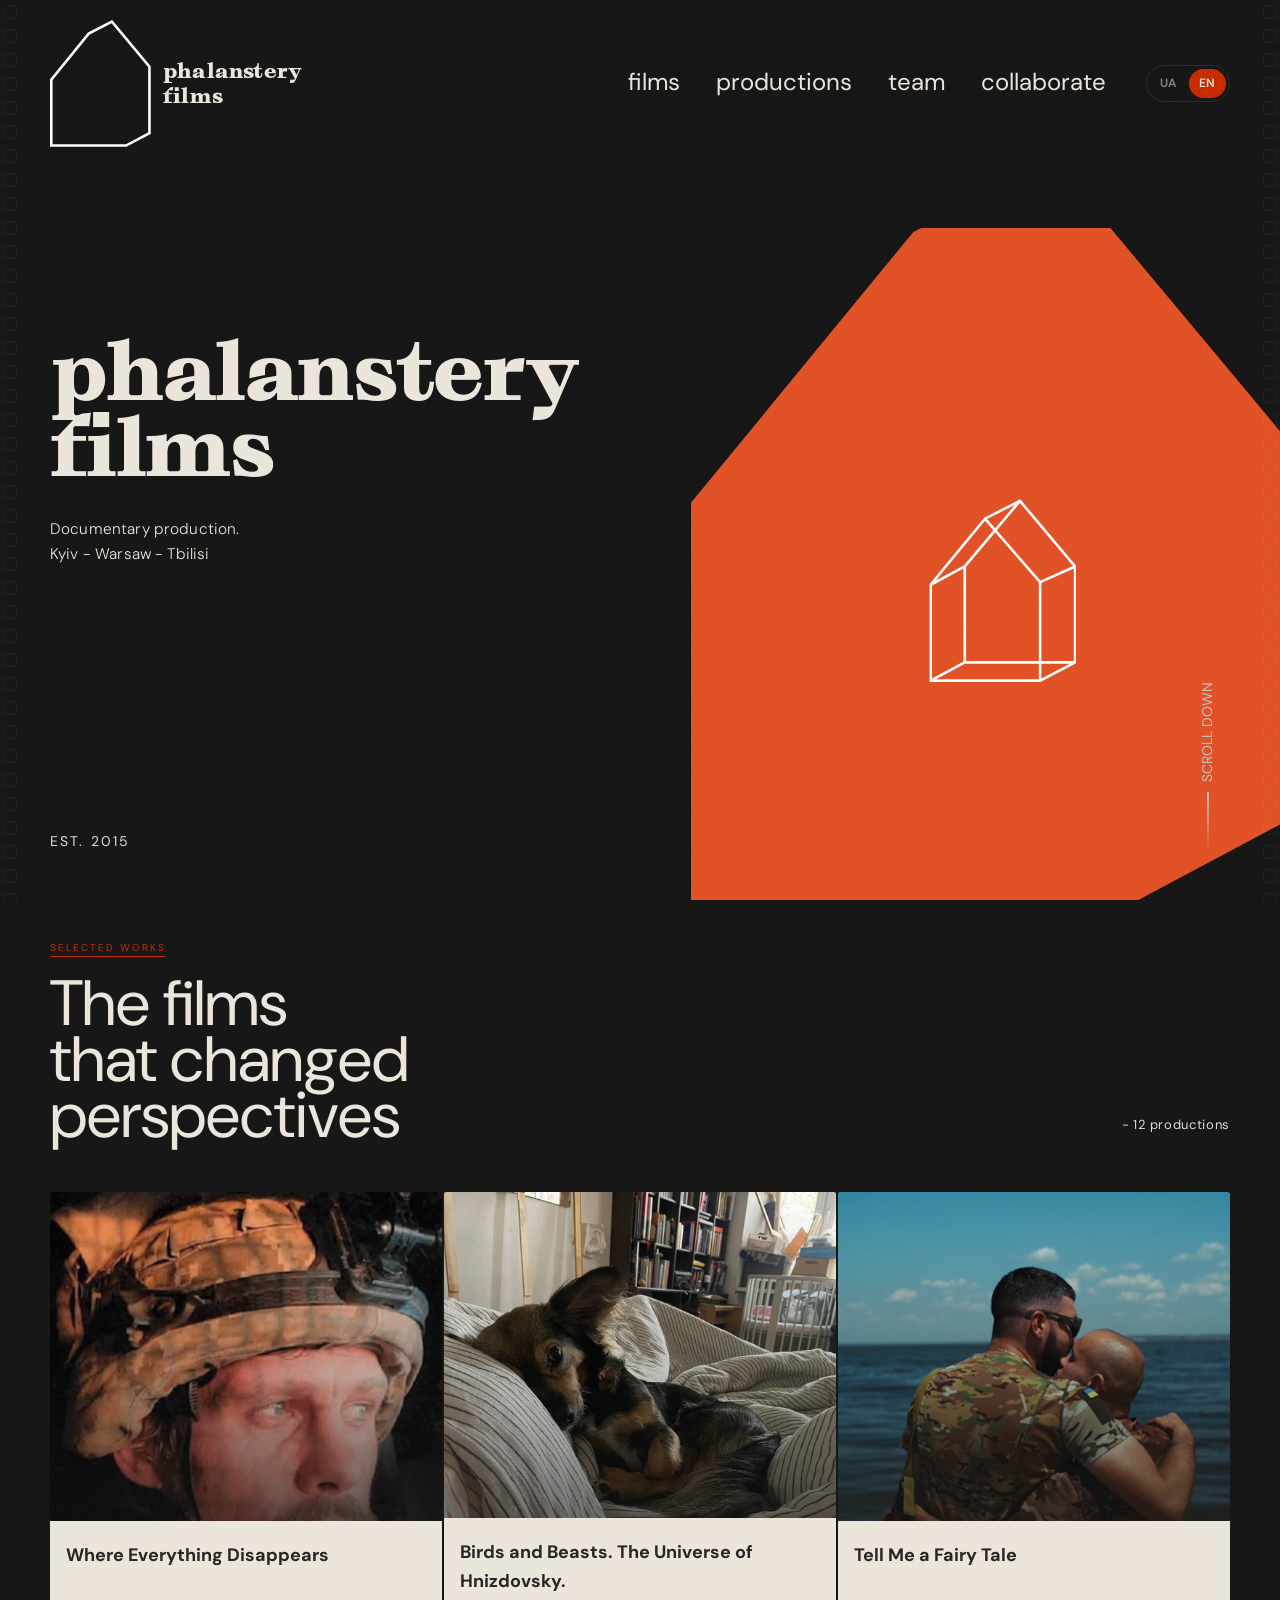
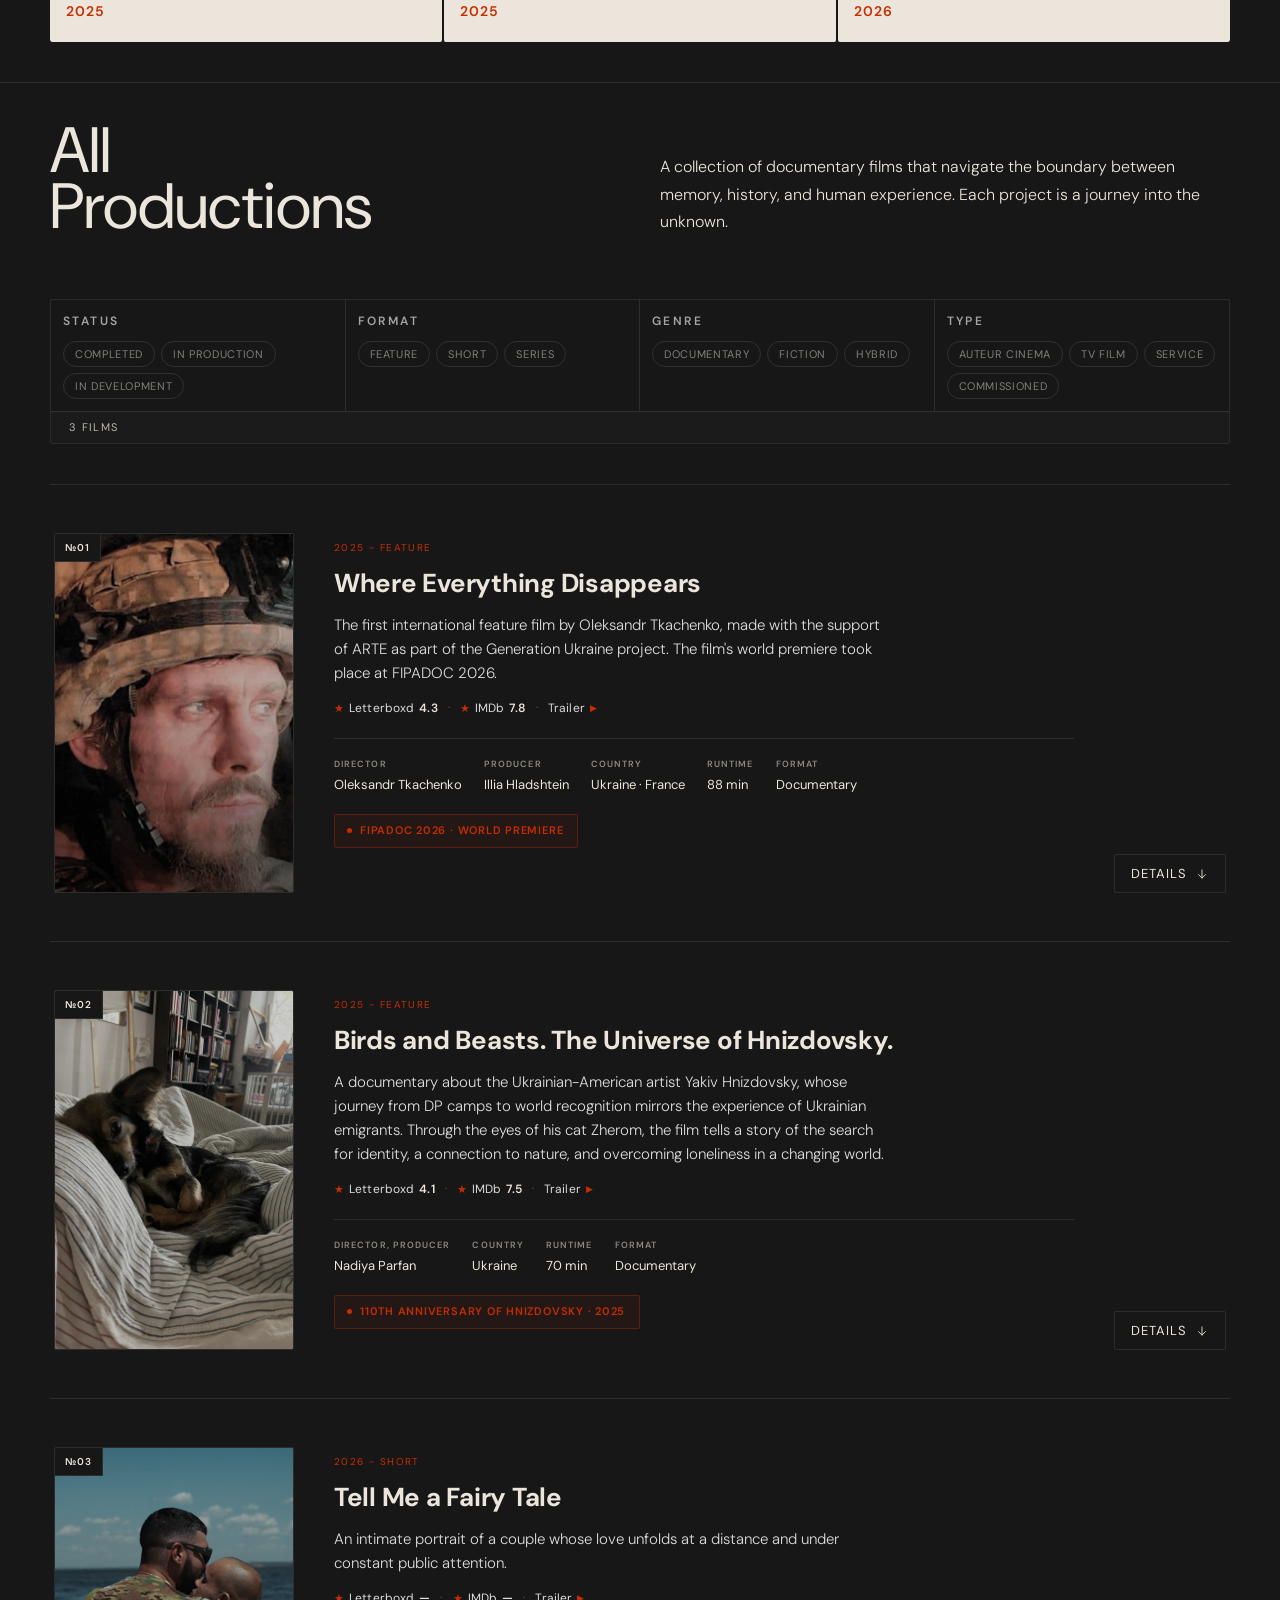
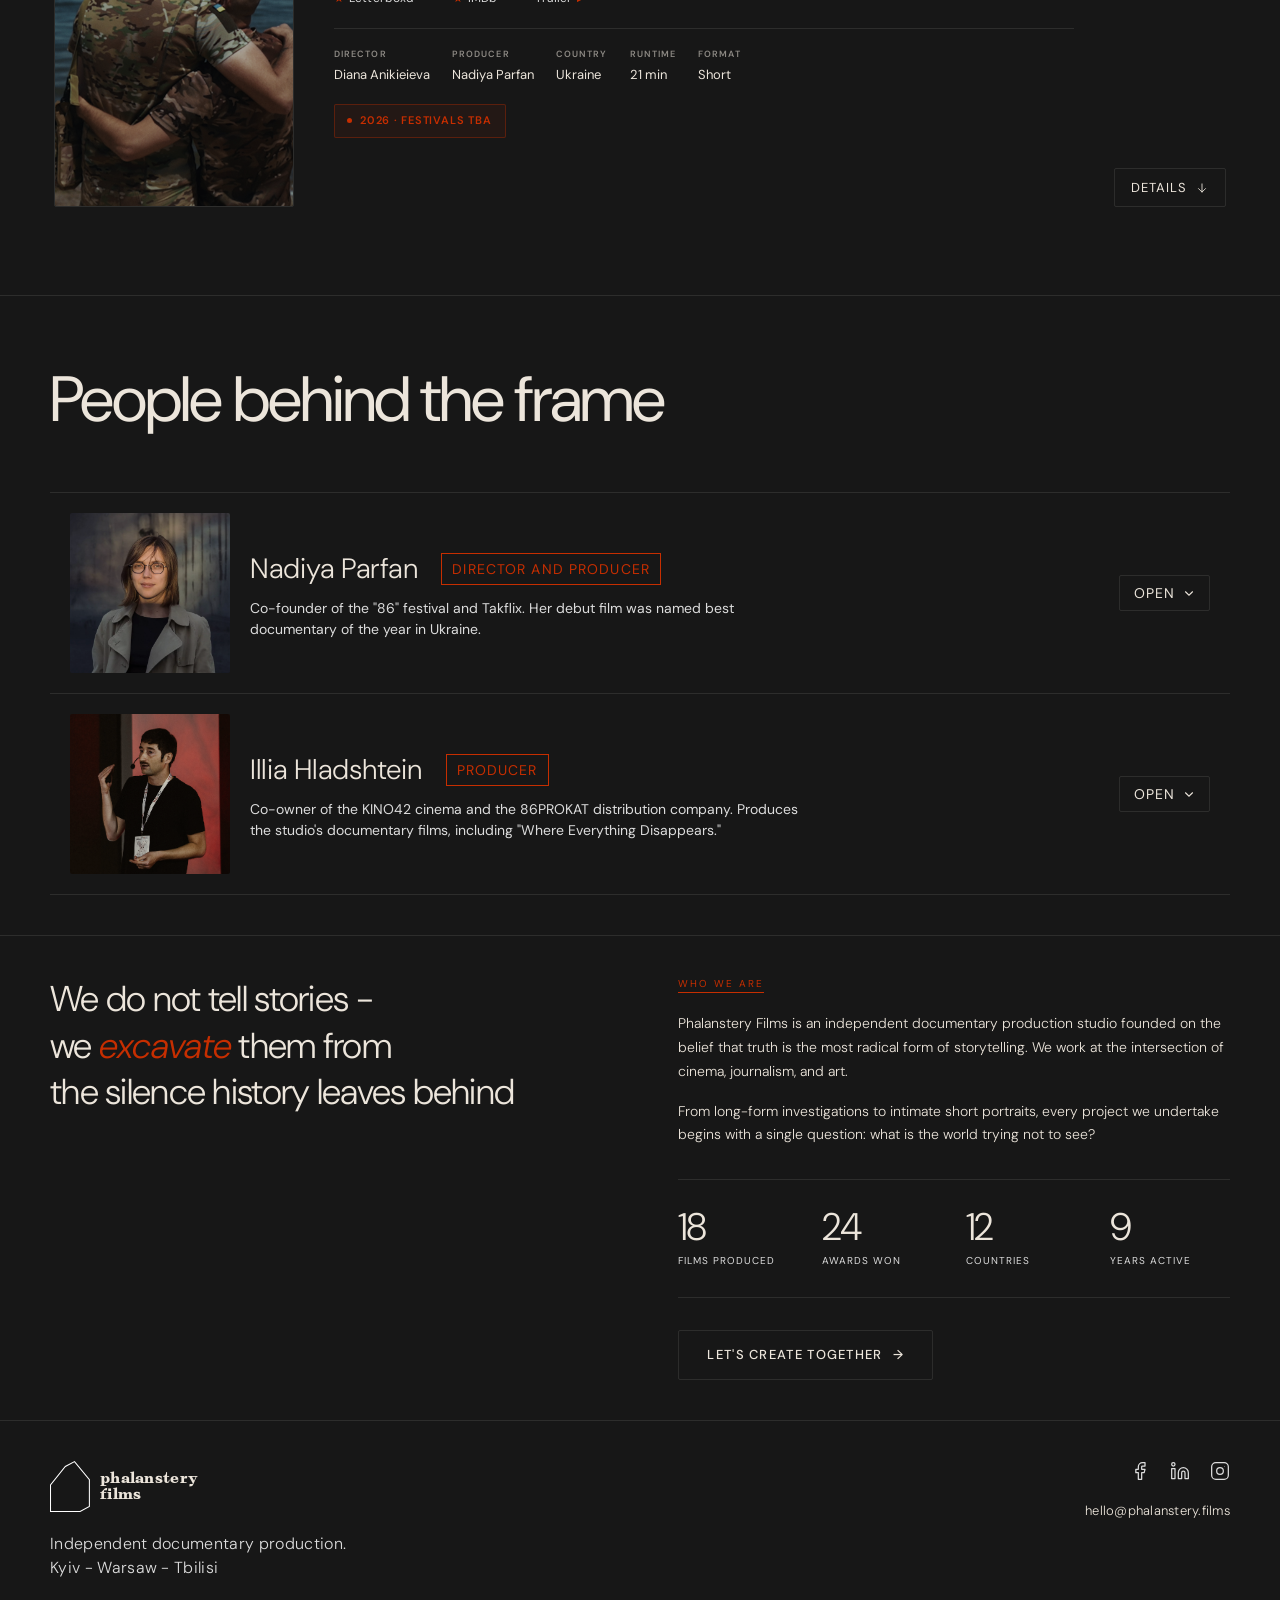
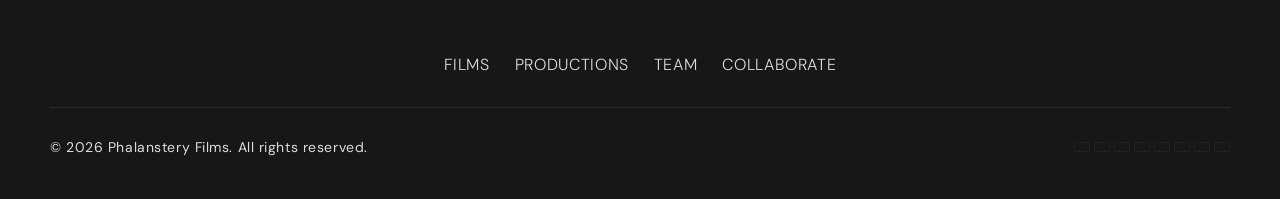
<file: en/index.html>
<!doctype html>
<html lang="en">
  <head>
    <meta charset="UTF-8" />
    <meta name="viewport" content="width=device-width, initial-scale=1.0" />
    <title>Phalanstery Films - Documentary Production</title>

    <!-- Fixel Font from MacPaw CDN -->
    <link rel="preconnect" href="https://fonts.googleapis.com" />
    <link rel="preconnect" href="https://fonts.gstatic.com" crossorigin />
    <!-- Google Fonts fallback while Fixel loads -->
    <link
      href="https://fonts.googleapis.com/css2?family=DM+Sans:ital,opsz,wght@0,9..40,300;0,9..40,400;0,9..40,500;0,9..40,700;1,9..40,300&display=swap"
      rel="stylesheet"
    />

    <link rel="icon" href="../assets/images/favicon.ico" sizes="any" />
    <link
      rel="icon"
      type="image/png"
      sizes="32x32"
      href="../assets/images/favicon-32x32.png"
    />
    <link
      rel="icon"
      type="image/png"
      sizes="16x16"
      href="../assets/images/favicon-16x16.png"
    />

    <!-- PPGrafier-Black font -->
    <style>
      @font-face {
        font-family: "PPGrafier";
        src: url("../assets/fonts/PPGrafier-Black.otf") format("opentype");
        font-weight: 900;
        font-style: normal;
        font-display: swap;
      }
      /* Fixel via CDN */
      @import url("https://fonts.cdnfonts.com/css/fixel-display");
    </style>

    <link rel="stylesheet" href="../assets/css/style.css" />
  </head>
  <body>
    <!-- Film grain canvas -->
    <canvas id="grain"></canvas>

    <!-- Film strips (ambient decoration) -->
    <div class="filmstrip left">
      <div class="filmstrip-track" id="stripLeft"></div>
    </div>
    <div class="filmstrip right">
      <div class="filmstrip-track" id="stripRight"></div>
    </div>

    <!-- ═══════════════════════════════════════════
         MOBILE MENU OVERLAY
         ═══════════════════════════════════════════ -->
    <div
      class="mobile-menu"
      id="mobileMenu"
      role="dialog"
      aria-modal="true"
      aria-label="Navigation"
    >
      <!-- Top bar: logo + close -->
      <div class="mm-topbar">
        <a class="header-logo" id="headerLogo" href="#">
          <span class="logo-mark">
            <img
              src="../assets/images/logo-phalanstery.svg"
              alt="Phalanstery Films logo"
              width="36"
              height="36"
            />
          </span>
          <span class="logo-text">phalanstery<br />films</span>
        </a>
        <div class="mm-topbar-right">
          <div class="lang-switch lang-switch--mobile" aria-label="Language">
            <a href="/" class="lang-switch-link">UA</a>
            <span class="lang-switch-sep">/</span>
            <a href="/en/" class="lang-switch-link is-active">EN</a>
          </div>
          <button class="mm-close" id="mmClose" aria-label="Close menu">×</button>
        </div>
      </div>

      <!-- House/pentagon shape with nav links -->
      <div class="mm-shape-wrap">
        <div class="mm-shape">
          <ul class="mm-links">
            <li><a href="#films">films</a></li>
            <li><a href="#productions">productions</a></li>
            <li><a href="#team">team</a></li>
            <li><a href="#about">collaborate</a></li>
          </ul>
        </div>
      </div>

      <!-- Bottom-left social icons -->
      <div class="mm-social">
        <a href="#" aria-label="Facebook">
          <svg
            viewBox="0 0 24 24"
            fill="none"
            stroke="currentColor"
            stroke-width="1.5"
            stroke-linecap="round"
            stroke-linejoin="round"
          >
            <path
              d="M18 2h-3a5 5 0 0 0-5 5v3H7v4h3v8h4v-8h3l1-4h-4V7a1 1 0 0 1 1-1h3z"
            />
          </svg>
        </a>
        <a href="#" aria-label="LinkedIn">
          <svg
            viewBox="0 0 24 24"
            fill="none"
            stroke="currentColor"
            stroke-width="1.5"
            stroke-linecap="round"
            stroke-linejoin="round"
          >
            <path
              d="M16 8a6 6 0 0 1 6 6v7h-4v-7a2 2 0 0 0-2-2 2 2 0 0 0-2 2v7h-4v-7a6 6 0 0 1 6-6z"
            />
            <rect x="2" y="9" width="4" height="12" />
            <circle cx="4" cy="4" r="2" />
          </svg>
        </a>
        <a href="#" aria-label="Twitter">
          <svg
            viewBox="0 0 24 24"
            fill="none"
            stroke="currentColor"
            stroke-width="1.5"
            stroke-linecap="round"
            stroke-linejoin="round"
          >
            <path
              d="M22 4s-.7 2.1-2 3.4c1.6 10-9.4 17.3-18 11.6 2.2.1 4.4-.6 6-2C3 15.5.5 9.6 3 5c2.2 2.7 5.5 4.3 9 4-.9-4.2 4-6.6 7-3.8 1.1 0 3-1.2 3-1.2z"
            />
          </svg>
        </a>
        <a href="#" aria-label="Instagram">
          <svg
            viewBox="0 0 24 24"
            fill="none"
            stroke="currentColor"
            stroke-width="1.5"
            stroke-linecap="round"
            stroke-linejoin="round"
          >
            <rect x="2" y="2" width="20" height="20" rx="5" />
            <circle cx="12" cy="12" r="4" />
            <circle
              cx="17.5"
              cy="6.5"
              r="0.5"
              fill="currentColor"
              stroke="none"
            />
          </svg>
        </a>
      </div>
    </div>

    <!-- ═══════════════════════════════════════════
         HEADER
         ═══════════════════════════════════════════ -->
    <header id="header">
      <div class="header-logo-wrap">
        <a class="header-logo" id="headerLogo" href="#">
          <span class="logo-mark">
            <img
              src="../assets/images/logo-phalanstery.svg"
              alt="Phalanstery Films logo"
              width="36"
              height="36"
            />
          </span>
          <span class="logo-text">phalanstery<br />films</span>
        </a>
      </div>
      <div class="header-right">
        <nav class="main-nav">
          <ul>
            <li><a href="#films">films</a></li>
            <li><a href="#productions">productions</a></li>
            <li><a href="#team">team</a></li>
            <li><a href="#about">collaborate</a></li>
          </ul>
        </nav>
        <!-- desktop-social тимчасово прихований, div залишено для JS-сумісності -->
        <div class="social-icons desktop-social"></div>
        <div class="lang-switch" aria-label="Language">
          <a href="/" class="lang-switch-link">UA</a>
          <span class="lang-switch-sep">/</span>
          <a href="/en/" class="lang-switch-link is-active">EN</a>
        </div>
        <div
          class="burger"
          id="burger"
          aria-label="Open menu"
          role="button"
          tabindex="0"
        >
          <span></span><span></span>
        </div>
      </div>
    </header>

    <!-- ═══════════════════════════════════════════
         HERO
         ═══════════════════════════════════════════ -->
    <section id="hero">
      <div class="hero-bg-shape">
        <img src="../assets/images/hero-bg.svg" alt="" class="hero-bg-base" />

        <img
          src="../assets/images/hero-bg-inner.svg"
          alt=""
          class="hero-bg-house"
        />
      </div>

      <!-- Hero beams (JS compatibility - hidden via CSS) -->
      <div class="hero-beam"></div>
      <div class="hero-beam"></div>
      <div class="hero-beam"></div>

      <div class="hero-content" id="heroContent">
        <h1 class="hero-logo-main">phalanstery<br />films</h1>
        <p class="hero-tagline">
          Documentary production.<br />Kyiv - Warsaw - Tbilisi
        </p>
      </div>

      <div class="hero-sub">
        <div class="hero-sub-text">Est. 2015</div>
      </div>

      <a href="#films" class="scroll-indicator">
        <div class="scroll-label">Scroll down</div>
        <div class="scroll-line"></div>
      </a>
    </section>

    <!-- ═══════════════════════════════════════════
         FILMS SECTION
         ═══════════════════════════════════════════ -->
    <section id="films">
      <div class="section-label reveal"><span>Selected Works</span></div>
      <div class="films-header">
        <h2 class="films-title reveal">The films </br>that changed </br>perspectives</h2>
        <div class="films-count reveal reveal-delay-1">- 12 productions</div>
      </div>

      <div class="films-stage" id="filmsOrbit">
        <!-- ═══════════════════════════════════════════
             FILM STRIP TEMPLATE (для масштабування):
             Копіюй цей article-блок для нових фільмів.
             data-film="slug" має збігатись з production-item нижче.
             Статуси: fsi-tag--У прокаті | fsi-tag--postproduction | fsi-tag--development
             ═══════════════════════════════════════════ -->

        <!-- STRIP 1: Where Everything Disappears -->
        <article
          class="film-strip"
          id="film-de-vse-znykaye"
          data-film="de-vse-znykaye"
          data-status="finished"
          data-format="feature"
          data-genre="documentary"
          data-prod-type="auteur"
          tabindex="0"
          aria-expanded="false"
        >
          <div class="fstrip-bg">
            <img
              src="../assets/images/film-image-001.jpg"
              alt="Where Everything Disappears"
              loading="lazy"
            />
          </div>
          <div class="fstrip-idle">
            <span class="fstrip-idle-title">Where Everything Disappears</span>
            <span class="fstrip-year">2025</span>
          </div>
          <div class="fstrip-info" aria-hidden="true">
            <div class="fsi-body">
              <div class="fsi-meta">
                <span class="fsi-tag">Documentary</span>
                <span class="fsi-tag">88 min</span>
                <span class="fsi-tag">Ukraine · France</span>
                <span class="fsi-tag fsi-tag--stage fsi-tag--У прокаті"
                  >In Theaters</span
                >
              </div>
              <h2 class="fsi-title">Where Everything Disappears</h2>
              <p class="fsi-year-large">2025</p>
              <p class="fsi-tagline">
                Camera rolling.<br />Humanity in question.
              </p>
              <p class="fsi-synopsis">
                Ukrainian artist and cameraman Dmytro Dokunov goes to war and finds himself in the most extreme film of his life. With his smartphone camera constantly running, he films everything happening to and around him, desperately trying to hold on to his humanity.
              </p>
              <!--
              <div class="fsi-credits">
                <div class="fsi-credit">
                  <span class="fsi-credit-label">Director</span
                  ><span>Oleksandr Tkachenko</span>
                </div>
                <div class="fsi-credit">
                  <span class="fsi-credit-label">Producer</span
                  ><span>Illia Hladshtein</span>
                </div>
                <div class="fsi-credit">
                  <span class="fsi-credit-label">Co-producer</span
                  ><span>Antoine Golde</span>
                </div>
                <div class="fsi-credit">
                  <span class="fsi-credit-label">Supported by</span
                  ><span>ARTE · as part of the Generation Ukraine project</span>
                </div>
              </div>-->
              <div class="fsi-awards">
                <div class="fsi-award-item">
                  ◈ FIPADOC 2026 · World Premiere
                </div>
              </div>
              <div class="fsi-actions">
                <a href="#product-01" class="fsi-cta"
                  >Learn more <span>→</span></a
                >
                <button class="fsi-close" aria-label="Close">✕ Close</button>
              </div>
            </div>
          </div>
          <button class="fstrip-hint fstrip-hint--open" tabindex="-1" aria-hidden="true">Open</button>
          <button class="fstrip-hint fstrip-hint--close" tabindex="-1" aria-hidden="true">✕ Close</button>
        </article>

        <!-- STRIP 2: Birds and Beasts. The Universe of Hnizdovsky -->
        <article
          class="film-strip"
          id="film-ptakhy-i-zviri"
          data-film="ptakhy-i-zviri"
          data-status="finished"
          data-format="feature"
          data-genre="documentary hybrid"
          data-prod-type="auteur"
          tabindex="0"
          aria-expanded="false"
        >
          <div class="fstrip-bg">
            <img
              src="../assets/images/film-image-002.jpg"
              alt="Birds and Beasts. The Universe of Hnizdovsky"
              loading="lazy"
            />
          </div>
          <div class="fstrip-idle">
            <span class="fstrip-idle-title">Birds and Beasts. The Universe of Hnizdovsky.</span>
            <span class="fstrip-year">2025</span>
          </div>
          <div class="fstrip-info" aria-hidden="true">
            <div class="fsi-body">
              <div class="fsi-meta">
                <span class="fsi-tag">Documentary</span>
                <span class="fsi-tag">70 min</span>
                <span class="fsi-tag">Ukraine</span>
                <span class="fsi-tag fsi-tag--stage fsi-tag--У прокаті"
                  >In Theaters</span
                >
              </div>
              <h2 class="fsi-title">Birds and Beasts</h2>
              <p class="fsi-year-large">2025</p>
              <p class="fsi-tagline">
                Through the eyes of Zherom the cat.<br />A universe with no strangers.
              </p>
              <p class="fsi-synopsis">
                A documentary about the Ukrainian-American artist Yakiv Hnizdovsky, whose journey from DP camps to world recognition mirrors the experience of Ukrainian emigrants. Through the eyes of his cat Zherom, the film tells a story of the search for identity, a connection to nature, and overcoming loneliness in a changing world.
              </p>
              <!--<div class="fsi-credits">
                <div class="fsi-credit">
                  <span class="fsi-credit-label">Director</span
                  ><span>Nadiya Parfan</span>
                </div>
                <div class="fsi-credit">
                  <span class="fsi-credit-label">Producers</span
                  ><span>Natalia Movshovych, Настя Канарьова</span>
                </div>
              </div>
              <div class="fsi-awards">
                <div class="fsi-award-item">
                  ◈ 110th anniversary of Yakiv Hnizdovsky
                </div>
              </div>-->
              <div class="fsi-actions">
                <a href="#product-02" class="fsi-cta"
                  >Learn more <span>→</span></a
                >
                <button class="fsi-close" aria-label="Close">✕ Close</button>
              </div>
            </div>
          </div>
          <button class="fstrip-hint fstrip-hint--open" tabindex="-1" aria-hidden="true">Open</button>
          <button class="fstrip-hint fstrip-hint--close" tabindex="-1" aria-hidden="true">✕ Close</button>
        </article>

        <!-- STRIP 3: Tell Me a Fairy Tale -->
        <article
          class="film-strip"
          id="film-rozkazhy-meni-kazochku"
          data-film="rozkazhy-meni-kazochku"
          data-status="finished"
          data-format="short"
          data-genre="documentary"
          data-prod-type="auteur"
          tabindex="0"
          aria-expanded="false"
        >
          <div class="fstrip-bg">
            <img
              src="../assets/images/film-image-003.jpg"
              alt="Tell Me a Fairy Tale"
              loading="lazy"
            />
          </div>
          <div class="fstrip-idle">
            <span class="fstrip-idle-title">Tell Me a Fairy Tale</span>
            <span class="fstrip-year">2026</span>
          </div>
          <div class="fstrip-info" aria-hidden="true">
            <div class="fsi-body">
              <div class="fsi-meta">
                <span class="fsi-tag">Documentary</span>
                <span class="fsi-tag">21 min</span>
                <span class="fsi-tag">Ukraine</span>
                <span class="fsi-tag fsi-tag--stage fsi-tag--У прокаті"
                  >In Theaters</span
                >
              </div>
              <h2 class="fsi-title">Tell Me a Fairy Tale</h2>
              <p class="fsi-year-large">2026</p>
              <p class="fsi-tagline">
                Love at a distance.<br />Under the public eye.
              </p>
              <p class="fsi-synopsis">
                21-year-old Pavlo, a soldier who openly speaks about
                his homosexuality, becomes a symbol of visibility
                for the queer community in Ukraine. Together with his partner Vlad,
                he tries to hold on to closeness that is constantly
                tested by distance, jealousy, and public attention.
              </p>
              <!--<div class="fsi-credits">
                <div class="fsi-credit">
                  <span class="fsi-credit-label">Director</span
                  ><span>Diana Anikieieva</span>
                </div>
                <div class="fsi-credit">
                  <span class="fsi-credit-label">Producer</span
                  ><span>Nadiya Parfan</span>
                </div>
              </div>-->
              <div class="fsi-actions">
                <a href="#product-03" class="fsi-cta"
                  >Learn more <span>→</span></a
                >
                <button class="fsi-close" aria-label="Close">✕ Close</button>
              </div>
            </div>
          </div>
          <button class="fstrip-hint fstrip-hint--open" tabindex="-1" aria-hidden="true">Open</button>
          <button class="fstrip-hint fstrip-hint--close" tabindex="-1" aria-hidden="true">✕ Close</button>
        </article>

        <!-- ═══════════════════════════════════════════
             НОВИЙ ФІЛЬМ: копіюй article вище і встав тут
             ═══════════════════════════════════════════ -->
      </div>
      <!-- /films-stage -->
    </section>

    <!-- ═══════════════════════════════════════════
         PRODUCTIONS
         ═══════════════════════════════════════════ -->
    <section id="productions">
      <div class="productions-header">
        <h2 class="productions-title reveal">All<br />Productions</h2>
        <p class="productions-desc reveal reveal-delay-1">
          A collection of documentary films that navigate the boundary between
          memory, history, and human experience. Each project is a journey into
          the unknown.
        </p>
      </div>

      <!-- ═══════════════════════════════════════════
           PRODUCTIONS FILTER BAR
           Додавання нового значення - лише новий <button data-value="...">
           у відповідній групі. Логіка JS адаптується автоматично.
           ═══════════════════════════════════════════ -->
      <div class="prod-filters" id="prodFilters" aria-label="Filter productions">

        <div class="pf-groups-row">

          <!-- Group 1: Status -->
          <div class="pf-group" data-filter-group="status">
            <span class="pf-group-label">Status</span>
            <div class="pf-chips">
              <button class="pf-chip" data-value="finished">Completed<i class="pf-chip-x">×</i></button>
              <button class="pf-chip" data-value="in-production">In Production<i class="pf-chip-x">×</i></button>
              <button class="pf-chip" data-value="in-development">In Development<i class="pf-chip-x">×</i></button>
            </div>
          </div>

          <!-- Group 2: Format -->
          <div class="pf-group" data-filter-group="format">
            <span class="pf-group-label">Format</span>
            <div class="pf-chips">
              <button class="pf-chip" data-value="feature">Feature<i class="pf-chip-x">×</i></button>
              <button class="pf-chip" data-value="short">Short<i class="pf-chip-x">×</i></button>
              <button class="pf-chip" data-value="series">Series<i class="pf-chip-x">×</i></button>
            </div>
          </div>

          <!-- Group 3: Genre -->
          <div class="pf-group" data-filter-group="genre">
            <span class="pf-group-label">Genre</span>
            <div class="pf-chips">
              <button class="pf-chip" data-value="documentary">Documentary<i class="pf-chip-x">×</i></button>
              <button class="pf-chip" data-value="fiction">Fiction<i class="pf-chip-x">×</i></button>
              <button class="pf-chip" data-value="hybrid">Hybrid<i class="pf-chip-x">×</i></button>
            </div>
          </div>

          <!-- Group 4: Type -->
          <div class="pf-group" data-filter-group="prod-type">
            <span class="pf-group-label">Type</span>
            <div class="pf-chips">
              <button class="pf-chip" data-value="auteur">Auteur Cinema<i class="pf-chip-x">×</i></button>
              <button class="pf-chip" data-value="tv">TV Film<i class="pf-chip-x">×</i></button>
              <button class="pf-chip" data-value="service">Service<i class="pf-chip-x">×</i></button>
              <button class="pf-chip" data-value="commissioned">Commissioned<i class="pf-chip-x">×</i></button>
            </div>
          </div>

        </div>

        <!-- Results count + reset -->
        <div class="pf-meta">
          <span class="pf-count" id="pfCount"></span>
          <button class="pf-reset" id="pfReset" aria-label="Reset all filters">↺ Reset</button>
        </div>
      </div>

      <!-- Scroll hint - visible on mobile/tablet when a filter is active -->
      <div class="pf-scroll-hint" id="pfScrollHint" aria-hidden="true">
        <span>Scroll for more</span>
        <svg viewBox="0 0 24 24" fill="none" stroke="currentColor" stroke-width="1.5" stroke-linecap="round" stroke-linejoin="round" width="12" height="12"><line x1="12" y1="5" x2="12" y2="19"/><polyline points="6,13 12,19 18,13"/></svg>
      </div>

      <div id="productionsList">
        <!-- ═══════════════════════════════════════════
             PRODUCTION ITEM TEMPLATE (для масштабування):
             Копіюй один production-item блок для нових фільмів.
             data-film="slug" має збігатись з film-strip вище.
             data-status, data-format, data-genre, data-prod-type
             визначають до яких фільтрів належить фільм.
             Значення: через пробіл для кількох категорій.
             Перші 4 items видимі одразу, решта - з класом hidden-item
             (показуються кнопкою "See more").
             ═══════════════════════════════════════════ -->

        <!-- PRODUCTION 1: Where Everything Disappears -->
        <div id="product-01" class="production-item reveal"
          data-film="de-vse-znykaye"
          data-status="finished"
          data-format="feature"
          data-genre="documentary"
          data-prod-type="auteur">
          <div class="prod-row">
            <div class="prod-image">
              <span class="prod-index" aria-hidden="true"></span>
              <img
                src="../assets/images/film-image-001.jpg"
                alt=""
                loading="lazy"
              />
            </div>
            <div class="prod-info">
              <div class="prod-eyebrow">
                <span class="prod-year">2025 - FEATURE</span>
              </div>
              <h3 class="prod-title">Where Everything Disappears</h3>
              <p class="prod-desc">
                The first international feature film by Oleksandr Tkachenko, made with the support of ARTE as part of the Generation Ukraine project. The film's world premiere took place at FIPADOC 2026.
              </p>
              <div class="prod-links">
                <a href="https://letterboxd.com/film/de-vse-znykaye/" target="_blank" rel="noopener" class="prod-link"><span class="prod-link-star">★</span>Letterboxd <span class="prod-link-rating">4.3</span></a>
                <span class="prod-link-sep">·</span>
                <a href="https://www.imdb.com/title/tt00000000/" target="_blank" rel="noopener" class="prod-link"><span class="prod-link-star">★</span>IMDb <span class="prod-link-rating">7.8</span></a>
                <span class="prod-link-sep">·</span>
                <a href="https://youtube.com/watch?v=00000000" target="_blank" rel="noopener" class="prod-link prod-link--trailer">Trailer <span class="prod-link-arrow">▶</span></a>
              </div>
              <div class="prod-specs">
                <div class="prod-spec"><span class="prod-spec-label">Director</span><span class="prod-spec-value">Oleksandr Tkachenko</span></div>
                <div class="prod-spec"><span class="prod-spec-label">Producer</span><span class="prod-spec-value"><a href="#team" class="prod-spec-link">Illia Hladshtein</a></span></div>
                <div class="prod-spec"><span class="prod-spec-label">Country</span><span class="prod-spec-value">Ukraine · France</span></div>
                <div class="prod-spec"><span class="prod-spec-label">Runtime</span><span class="prod-spec-value">88 min</span></div>
                <div class="prod-spec"><span class="prod-spec-label">Format</span><span class="prod-spec-value">Documentary</span></div>
              </div>
              <div class="prod-festival">
                <span class="prod-festival-mark"></span>FIPADOC 2026 · World Premiere
              </div>
            </div>
            <button
              class="prod-expand-btn"
              aria-label="Expand film details"
              aria-expanded="false"
            >
              <span class="prod-expand-label">Details</span>
              <svg
                class="prod-arrow"
                viewBox="0 0 24 24"
                fill="none"
                stroke="currentColor"
                stroke-width="1.5"
                stroke-linecap="round"
                stroke-linejoin="round"
              >
                <line x1="12" y1="5" x2="12" y2="19" />
                <polyline points="6,13 12,19 18,13" />
              </svg>
            </button>
          </div>
          <div class="prod-detail-panel" aria-hidden="true">
            <div class="film-body">
              <!-- Mobile-only description -->
              <p class="prod-mobile-desc">The first international feature film by Oleksandr Tkachenko, made with the support of ARTE as part of the Generation Ukraine project. The film's world premiere took place at FIPADOC 2026.</p>
              <!-- 01 Film Details -->
              <div class="film-acc-item film-acc-open">
                <button class="film-acc-trigger" aria-expanded="true">
                  <span class="film-acc-label">Film Details</span>
                  <span class="film-acc-index">01</span>
                  <svg class="film-acc-arrow" viewBox="0 0 24 24" fill="none" stroke="currentColor" stroke-width="1.5" stroke-linecap="round" stroke-linejoin="round">
                    <line x1="12" y1="5" x2="12" y2="19" /><polyline points="6,13 12,19 18,13" />
                  </svg>
                </button>
                <div class="film-acc-body">
                  <div class="film-details-block">
                    <div class="fdb-specs">
                      <span class="fdb-spec fdb-spec--stage stage-У прокаті">In Theaters</span>
                      <span class="fdb-spec">88 min</span>
                      <span class="fdb-spec">Ukraine · France</span>
                      <span class="fdb-spec">2025</span>
                      <span class="fdb-spec">Documentary</span>
                    </div>
                    <div class="fdb-credits">
                      <div class="fdb-credit-row">
                        <span class="fdb-credit-label">Director</span>
                        <span class="fdb-credit-value">Oleksandr Tkachenko</span>
                      </div>
                      <div class="fdb-credit-row">
                        <span class="fdb-credit-label">Producer</span>
                        <span class="fdb-credit-value"><a href="#team" class="prod-spec-link">Illia Hladshtein</a></span>
                      </div>
                      <div class="fdb-credit-row">
                        <span class="fdb-credit-label">Co-producer</span>
                        <span class="fdb-credit-value">Antoine Golde</span>
                      </div>
                      <div class="fdb-credit-row">
                        <span class="fdb-credit-label">Supported by</span>
                        <span class="fdb-credit-value">ARTE · as part of the Generation Ukraine project</span>
                      </div>
                      <div class="fdb-credit-row">
                        <span class="fdb-credit-label">World Premiere</span>
                        <span class="fdb-credit-value">FIPADOC 2026</span>
                      </div>
                    </div>
                  </div>
                </div>
              </div>
              <!-- Festivals -->
              <div class="film-acc-item">
                <button class="film-acc-trigger" aria-expanded="false">
                  <span class="film-acc-label">Festivals &amp; Partners</span>
                  <span class="film-acc-index">02</span>
                  <svg class="film-acc-arrow" viewBox="0 0 24 24" fill="none" stroke="currentColor" stroke-width="1.5" stroke-linecap="round" stroke-linejoin="round">
                    <line x1="12" y1="5" x2="12" y2="19" /><polyline points="6,13 12,19 18,13" />
                  </svg>
                </button>
                <div class="film-acc-body">
                  <ul class="pdp-festivals">
                    <li>
                      <span class="pdp-fest-year">2026</span>FIPADOC -
                      World Premiere
                    </li>
                  </ul>
                </div>
              </div>
              <!-- 03 Synopsis -->
              <div class="film-acc-item">
                <button class="film-acc-trigger" aria-expanded="false">
                  <span class="film-acc-label">Synopsis</span>
                  <span class="film-acc-index">03</span>
                  <svg class="film-acc-arrow" viewBox="0 0 24 24" fill="none" stroke="currentColor" stroke-width="1.5" stroke-linecap="round" stroke-linejoin="round">
                    <line x1="12" y1="5" x2="12" y2="19" /><polyline points="6,13 12,19 18,13" />
                  </svg>
                </button>
                <div class="film-acc-body">
                  <p class="pdp-body">
                    Ukrainian artist and cameraman Dmytro Dokunov goes to war and finds himself in the most extreme film of his life. With his smartphone camera constantly running, he films everything happening to and around him, desperately trying to hold on to his humanity.
                  </p>
                </div>
              </div>
              <!-- 04 Film Stills -->
              <div class="film-acc-item">
                <button class="film-acc-trigger" aria-expanded="false">
                  <span class="film-acc-label">Film Stills</span>
                  <span class="film-acc-index">04</span>
                  <svg class="film-acc-arrow" viewBox="0 0 24 24" fill="none" stroke="currentColor" stroke-width="1.5" stroke-linecap="round" stroke-linejoin="round">
                    <line x1="12" y1="5" x2="12" y2="19" /><polyline points="6,13 12,19 18,13" />
                  </svg>
                </button>
                <div class="film-acc-body">
                  <!-- STRIP 1: Where Everything Disappears -->
                  <div class="film-stills-slider" data-index="0">
                    <div class="fss-track">
                      <div class="film-still"><img src="../assets/images/stills-everithing/still-everithing-01.jpg" alt="Where Everything Disappears - still 01" loading="lazy" /></div>
                      <div class="film-still"><img src="../assets/images/stills-everithing/still-everithing-02.jpg" alt="Where Everything Disappears - still 02" loading="lazy" /></div>
                      <div class="film-still"><img src="../assets/images/stills-everithing/still-everithing-03.jpg" alt="Where Everything Disappears - still 03" loading="lazy" /></div>
                      <div class="film-still"><img src="../assets/images/stills-everithing/still-everithing-04.jpg" alt="Where Everything Disappears - still 04" loading="lazy" /></div>
                      <div class="film-still"><img src="../assets/images/stills-everithing/still-everithing-05.jpg" alt="Where Everything Disappears - still 05" loading="lazy" /></div>
                      <div class="film-still"><img src="../assets/images/stills-everithing/still-everithing-06.jpg" alt="Where Everything Disappears - still 06" loading="lazy" /></div>
                      <div class="film-still"><img src="../assets/images/stills-everithing/still-everithing-07.jpg" alt="Where Everything Disappears - still 07" loading="lazy" /></div>
                      <div class="film-still"><img src="../assets/images/stills-everithing/still-everithing-08.jpg" alt="Where Everything Disappears - still 08" loading="lazy" /></div>
                      <div class="film-still"><img src="../assets/images/stills-everithing/still-everithing-09.jpg" alt="Where Everything Disappears - still 09" loading="lazy" /></div>
                      <div class="film-still"><img src="../assets/images/stills-everithing/still-everithing-10.jpg" alt="Where Everything Disappears - still 10" loading="lazy" /></div>
                    </div>
                    <button class="fss-btn fss-prev" aria-label="Previous still">
                      <svg viewBox="0 0 24 24" fill="none" stroke="currentColor" stroke-width="1.2" stroke-linecap="round" stroke-linejoin="round"><polyline points="15,18 9,12 15,6"/></svg>
                    </button>
                    <button class="fss-btn fss-next" aria-label="Next still">
                      <svg viewBox="0 0 24 24" fill="none" stroke="currentColor" stroke-width="1.2" stroke-linecap="round" stroke-linejoin="round"><polyline points="9,18 15,12 9,6"/></svg>
                    </button>
                    <div class="fss-meta">
                      <div class="fss-dots"></div>
                      <div class="fss-counter">
                        <span class="fss-current">01</span>
                        <span class="fss-sep">-</span>
                        <span class="fss-total">10</span>
                      </div>
                    </div>
                  </div>
                </div>
              </div>
              <!-- 05 Trailer -->
              <div class="film-acc-item">
                <button class="film-acc-trigger" aria-expanded="false">
                  <span class="film-acc-label">Trailer</span>
                  <span class="film-acc-index">05</span>
                  <svg class="film-acc-arrow" viewBox="0 0 24 24" fill="none" stroke="currentColor" stroke-width="1.5" stroke-linecap="round" stroke-linejoin="round">
                    <line x1="12" y1="5" x2="12" y2="19" /><polyline points="6,13 12,19 18,13" />
                  </svg>
                </button>
                <div class="film-acc-body">
                  <div class="film-trailer-wrap">
                    <button class="film-trailer-facade" data-vimeo-id="1084537" data-poster="../assets/images/stills-everithing/still-everithing-02.jpg" type="button" aria-label="Play trailer">
                      <img class="film-trailer-facade-poster" src="../assets/images/stills-everithing/still-everithing-02.jpg" alt="" loading="lazy" />
                      <span class="film-trailer-facade-play">
                        <svg viewBox="0 0 24 24" fill="currentColor">
                          <polygon points="6,4 20,12 6,20" />
                        </svg>
                      </span>
                    </button>
                  </div>
                </div>
              </div>
              <!-- 02 Screener -->
              <div class="film-acc-item">
                <button class="film-acc-trigger" aria-expanded="false">
                  <span class="film-acc-label">Request a Screener</span>
                  <span class="film-acc-index" data-next="true"></span>
                  <svg class="film-acc-arrow" viewBox="0 0 24 24" fill="none" stroke="currentColor" stroke-width="1.5" stroke-linecap="round" stroke-linejoin="round">
                    <line x1="12" y1="5" x2="12" y2="19" /><polyline points="6,13 12,19 18,13" />
                  </svg>
                </button>
                <div class="film-acc-body">
                  <div class="screener-section">
                    <p class="screener-note">
                      Festival programmers, distributors, and press may
                      request a screener using the link below.
                    </p>
                    <a
                      href="mailto:hello@phalanstery.films?subject=Screener request - Where Everything Disappears"
                      class="screener-btn"
                    >
                      <svg viewBox="0 0 24 24" fill="none" stroke="currentColor" stroke-width="1.5" width="16" height="16" stroke-linecap="round" stroke-linejoin="round">
                        <path d="M4 4h16c1.1 0 2 .9 2 2v12c0 1.1-.9 2-2 2H4c-1.1 0-2-.9-2-2V6c0-1.1.9-2 2-2z" />
                        <polyline points="22,6 12,13 2,6" />
                      </svg>
                      Request screener
                    </a>
                  </div>
                </div>
              </div>
            </div>
            <div class="film-footer">
              <button class="pdp-close" aria-label="Close film detail">
                Close ✕
              </button>
            </div>
          </div>
        </div>

        <!-- PRODUCTION 2: Birds and Beasts. The Universe of Hnizdovsky -->
        <div id="product-02" class="production-item reveal reveal-delay-1"
          data-film="ptakhy-i-zviri"
          data-status="finished"
          data-format="feature"
          data-genre="documentary hybrid"
          data-prod-type="auteur">
          <div class="prod-row">
            <div class="prod-image">
              <span class="prod-index" aria-hidden="true"></span>
              <img
                src="../assets/images/film-image-002.jpg"
                alt=""
                loading="lazy"
              />
            </div>
            <div class="prod-info">
              <div class="prod-eyebrow">
                <span class="prod-year">2025 - FEATURE</span>
              </div>
              <h3 class="prod-title">Birds and Beasts. The Universe of Hnizdovsky.</h3>
              <p class="prod-desc">
                A documentary about the Ukrainian-American artist Yakiv Hnizdovsky, whose journey from DP camps to world recognition mirrors the experience of Ukrainian emigrants. Through the eyes of his cat Zherom, the film tells a story of the search for identity, a connection to nature, and overcoming loneliness in a changing world.
              </p>
              <div class="prod-links">
                <a href="https://letterboxd.com/film/ptakhy-i-zviri/" target="_blank" rel="noopener" class="prod-link"><span class="prod-link-star">★</span>Letterboxd <span class="prod-link-rating">4.1</span></a>
                <span class="prod-link-sep">·</span>
                <a href="https://www.imdb.com/title/tt00000001/" target="_blank" rel="noopener" class="prod-link"><span class="prod-link-star">★</span>IMDb <span class="prod-link-rating">7.5</span></a>
                <span class="prod-link-sep">·</span>
                <a href="https://youtube.com/watch?v=00000001" target="_blank" rel="noopener" class="prod-link prod-link--trailer">Trailer <span class="prod-link-arrow">▶</span></a>
              </div>
              <div class="prod-specs">
                <div class="prod-spec"><span class="prod-spec-label">Director, Producer</span><span class="prod-spec-value"><a href="#team" class="prod-spec-link">Nadiya Parfan</a></span></div>
                <div class="prod-spec"><span class="prod-spec-label">Country</span><span class="prod-spec-value">Ukraine</span></div>
                <div class="prod-spec"><span class="prod-spec-label">Runtime</span><span class="prod-spec-value">70 min</span></div>
                <div class="prod-spec"><span class="prod-spec-label">Format</span><span class="prod-spec-value">Documentary</span></div>
              </div>
              <div class="prod-festival">
                <span class="prod-festival-mark"></span>110th anniversary of Hnizdovsky · 2025
              </div>
            </div>
            <button
              class="prod-expand-btn"
              aria-label="Expand film details"
              aria-expanded="false"
            >
              <span class="prod-expand-label">Details</span>
              <svg
                class="prod-arrow"
                viewBox="0 0 24 24"
                fill="none"
                stroke="currentColor"
                stroke-width="1.5"
                stroke-linecap="round"
                stroke-linejoin="round"
              >
                <line x1="12" y1="5" x2="12" y2="19" />
                <polyline points="6,13 12,19 18,13" />
              </svg>
            </button>
          </div>
          <div class="prod-detail-panel" aria-hidden="true">
            <div class="film-body">
              <!-- Mobile-only description -->
              <p class="prod-mobile-desc">A documentary about the Ukrainian-American artist Yakiv Hnizdovsky, whose journey from DP camps to world recognition mirrors the experience of Ukrainian emigrants. Through the eyes of his cat Zherom, the film tells a story of the search for identity, a connection to nature, and overcoming loneliness in a changing world.</p>
              <!-- 01 Film Details -->
              <div class="film-acc-item film-acc-open">
                <button class="film-acc-trigger" aria-expanded="true">
                  <span class="film-acc-label">Film Details</span>
                  <span class="film-acc-index">01</span>
                  <svg class="film-acc-arrow" viewBox="0 0 24 24" fill="none" stroke="currentColor" stroke-width="1.5" stroke-linecap="round" stroke-linejoin="round">
                    <line x1="12" y1="5" x2="12" y2="19" /><polyline points="6,13 12,19 18,13" />
                  </svg>
                </button>
                <div class="film-acc-body">
                  <div class="film-details-block">
                    <div class="fdb-specs">
                      <span class="fdb-spec fdb-spec--stage stage-У прокаті">In Theaters</span>
                      <span class="fdb-spec">70 min</span>
                      <span class="fdb-spec">Ukraine</span>
                      <span class="fdb-spec">2025</span>
                      <span class="fdb-spec">Documentary</span>
                    </div>
                    <div class="fdb-credits">
                      <div class="fdb-credit-row">
                        <span class="fdb-credit-label">Director</span>
                        <span class="fdb-credit-value"><a href="#team" class="prod-spec-link">Nadiya Parfan</a></span>
                      </div>
                      <div class="fdb-credit-row">
                        <span class="fdb-credit-label">Producers</span>
                        <span class="fdb-credit-value">Natalia Movshovych, Nastya Kanarova, Marharyta Kulichova, Serhii Nedzelskyi, Alona Holiakova</span>
                      </div>
                    </div>
                  </div>
                </div>
              </div>
              <!-- 06 Festivals -->
              <div class="film-acc-item">
                <button class="film-acc-trigger" aria-expanded="false">
                  <span class="film-acc-label">Festivals &amp; Partners</span>
                  <span class="film-acc-index">02</span>
                  <svg class="film-acc-arrow" viewBox="0 0 24 24" fill="none" stroke="currentColor" stroke-width="1.5" stroke-linecap="round" stroke-linejoin="round">
                    <line x1="12" y1="5" x2="12" y2="19" /><polyline points="6,13 12,19 18,13" />
                  </svg>
                </button>
                <div class="film-acc-body">
                  <ul class="pdp-festivals">
                    <li>
                      <span class="pdp-fest-year">2025</span>110th anniversary of Yakiv Hnizdovsky
                    </li>
                  </ul>
                </div>
              </div>
              <!-- 03 Synopsis -->
              <div class="film-acc-item">
                <button class="film-acc-trigger" aria-expanded="false">
                  <span class="film-acc-label">Synopsis</span>
                  <span class="film-acc-index">03</span>
                  <svg class="film-acc-arrow" viewBox="0 0 24 24" fill="none" stroke="currentColor" stroke-width="1.5" stroke-linecap="round" stroke-linejoin="round">
                    <line x1="12" y1="5" x2="12" y2="19" /><polyline points="6,13 12,19 18,13" />
                  </svg>
                </button>
                <div class="film-acc-body">
                  <p class="pdp-body">
                    Yakiv Hnizdovsky is one of the most significant Ukrainian artists of the 20th century, who created a recognizable universe of animals, plants, and refined forms through printmaking, painting, and design. His biography is a journey through DP camps, impoverished years in America, and late recognition - one that resonates with the experience of millions of displaced migrants. But in this film, the story is told not by the artist himself, but by the one who shared his years of solitude and creation - the cat Zherom.
                  </p>
                  <p class="pdp-body">
                    A mockumentary hero who has lived through nine lives returns to Ukraine for Hnizdovsky's 110th anniversary to untangle the secrets of his legacy. Together with curators, researchers, scholars, and schoolchildren, he travels from Pylypche in the Ternopil region to New York, piecing together fragments of the artist's life into a single picture.
                  </p>
                  <p class="pdp-body">
                    Weaving together archival material, interviews, animation, and cinematic scenes, the film reveals Hnizdovsky as a man who expressed his own philosophical search through a love of animals and nature. It is a story about slowness, contemplation, and the attempt to preserve one's self far from home - as relevant for Ukrainians today as it was a hundred years ago.
                  </p>
                </div>
              </div>
              <!-- 04 Film Stills -->
              <div class="film-acc-item">
                <button class="film-acc-trigger" aria-expanded="false">
                  <span class="film-acc-label">Film Stills</span>
                  <span class="film-acc-index">04</span>
                  <svg class="film-acc-arrow" viewBox="0 0 24 24" fill="none" stroke="currentColor" stroke-width="1.5" stroke-linecap="round" stroke-linejoin="round">
                    <line x1="12" y1="5" x2="12" y2="19" /><polyline points="6,13 12,19 18,13" />
                  </svg>
                </button>
                <div class="film-acc-body">
                  <!-- STILLS: замінити src на реальні фотографії коли будуть готові -->
                  <!-- STILLS: замінити film-still--placeholder на реальні фото:
                       видали клас film-still--placeholder і додай <img src="..." alt="..." loading="lazy" /> -->
                    <div class="film-stills-slider" data-index="0">
                      <div class="fss-track">
                      <div class="film-still"><img src="../assets/images/stills-birds/still-bird-01.jpg" alt="Birds and Beasts. The Universe of Hnizdovsky - still 01" loading="lazy" /></div>
                      <div class="film-still"><img src="../assets/images/stills-birds/still-bird-02.jpg" alt="Birds and Beasts. The Universe of Hnizdovsky - still 02" loading="lazy" /></div>
                      <div class="film-still"><img src="../assets/images/stills-birds/still-bird-03.jpg" alt="Birds and Beasts. The Universe of Hnizdovsky - still 03" loading="lazy" /></div>
                      <div class="film-still"><img src="../assets/images/stills-birds/still-bird-04.jpg" alt="Birds and Beasts. The Universe of Hnizdovsky - still 04" loading="lazy" /></div>
                      <div class="film-still"><img src="../assets/images/stills-birds/still-bird-05.jpg" alt="Birds and Beasts. The Universe of Hnizdovsky - still 05" loading="lazy" /></div>
                      <div class="film-still"><img src="../assets/images/stills-birds/still-bird-06.jpg" alt="Birds and Beasts. The Universe of Hnizdovsky - still 06" loading="lazy" /></div>
                      </div>
                      <button class="fss-btn fss-prev" aria-label="Previous still">
                        <svg viewBox="0 0 24 24" fill="none" stroke="currentColor" stroke-width="1.2" stroke-linecap="round" stroke-linejoin="round"><polyline points="15,18 9,12 15,6"/></svg>
                      </button>
                      <button class="fss-btn fss-next" aria-label="Next still">
                        <svg viewBox="0 0 24 24" fill="none" stroke="currentColor" stroke-width="1.2" stroke-linecap="round" stroke-linejoin="round"><polyline points="9,18 15,12 9,6"/></svg>
                      </button>
                      <div class="fss-meta">
                        <div class="fss-dots"></div>
                        <div class="fss-counter">
                          <span class="fss-current">01</span>
                          <span class="fss-sep">-</span>
                          <span class="fss-total">06</span>
                        </div>
                      </div>
                    </div>
                </div>
              </div>
              <!-- 05 Trailer -->
              <div class="film-acc-item">
                <button class="film-acc-trigger" aria-expanded="false">
                  <span class="film-acc-label">Trailer</span>
                  <span class="film-acc-index">05</span>
                  <svg class="film-acc-arrow" viewBox="0 0 24 24" fill="none" stroke="currentColor" stroke-width="1.5" stroke-linecap="round" stroke-linejoin="round">
                    <line x1="12" y1="5" x2="12" y2="19" /><polyline points="6,13 12,19 18,13" />
                  </svg>
                </button>
                <div class="film-acc-body">
                  <div class="film-trailer-wrap">
                    <button class="film-trailer-facade" data-vimeo-id="1084537" data-poster="../assets/images/stills-birds/still-bird-02.jpg" type="button" aria-label="Play trailer">
                      <img class="film-trailer-facade-poster" src="../assets/images/stills-birds/still-bird-02.jpg" alt="" loading="lazy" />
                      <span class="film-trailer-facade-play">
                        <svg viewBox="0 0 24 24" fill="currentColor">
                          <polygon points="6,4 20,12 6,20" />
                        </svg>
                      </span>
                    </button>
                  </div>
                </div>
              </div>
              <!-- 02 Screener -->
              <div class="film-acc-item">
                <button class="film-acc-trigger" aria-expanded="false">
                  <span class="film-acc-label">Request a Screener</span>
                  <span class="film-acc-index" data-next="true"></span>
                  <svg class="film-acc-arrow" viewBox="0 0 24 24" fill="none" stroke="currentColor" stroke-width="1.5" stroke-linecap="round" stroke-linejoin="round">
                    <line x1="12" y1="5" x2="12" y2="19" /><polyline points="6,13 12,19 18,13" />
                  </svg>
                </button>
                <div class="film-acc-body">
                  <div class="screener-section">
                    <p class="screener-note">
                      Festival programmers, distributors, and press may
                      request a screener using the link below.
                    </p>
                    <a
                      href="mailto:hello@phalanstery.films?subject=Screener request - Birds and Beasts"
                      class="screener-btn"
                    >
                      <svg viewBox="0 0 24 24" fill="none" stroke="currentColor" stroke-width="1.5" width="16" height="16" stroke-linecap="round" stroke-linejoin="round">
                        <path d="M4 4h16c1.1 0 2 .9 2 2v12c0 1.1-.9 2-2 2H4c-1.1 0-2-.9-2-2V6c0-1.1.9-2 2-2z" />
                        <polyline points="22,6 12,13 2,6" />
                      </svg>
                      Request screener
                    </a>
                  </div>
                </div>
              </div>
            </div>
            <div class="film-footer">
              <button class="pdp-close" aria-label="Close film detail">
                Close ✕
              </button>
            </div>
          </div>
        </div>

        <!-- PRODUCTION 3: Tell Me a Fairy Tale -->
        <div id="product-03" class="production-item reveal reveal-delay-2"
          data-film="rozkazhy-meni-kazochku"
          data-status="finished"
          data-format="short"
          data-genre="documentary"
          data-prod-type="auteur">
          <div class="prod-row">
            <div class="prod-image">
              <span class="prod-index" aria-hidden="true"></span>
              <img
                src="../assets/images/film-image-003.jpg"
                alt=""
                loading="lazy"
              />
            </div>
            <div class="prod-info">
              <div class="prod-eyebrow">
                <span class="prod-year">2026 - SHORT</span>
              </div>
              <h3 class="prod-title">Tell Me a Fairy Tale</h3>
              <p class="prod-desc">
                An intimate portrait of a couple whose love unfolds at a distance
                and under constant public attention.
              </p>
              <div class="prod-links">
                <a href="https://letterboxd.com/film/rozkazhy-meni-kazochku/" target="_blank" rel="noopener" class="prod-link"><span class="prod-link-star">★</span>Letterboxd <span class="prod-link-rating">—</span></a>
                <span class="prod-link-sep">·</span>
                <a href="https://www.imdb.com/title/tt00000002/" target="_blank" rel="noopener" class="prod-link"><span class="prod-link-star">★</span>IMDb <span class="prod-link-rating">—</span></a>
                <span class="prod-link-sep">·</span>
                <a href="https://youtube.com/watch?v=00000002" target="_blank" rel="noopener" class="prod-link prod-link--trailer">Trailer <span class="prod-link-arrow">▶</span></a>
              </div>
              <div class="prod-specs">
                <div class="prod-spec"><span class="prod-spec-label">Director</span><span class="prod-spec-value">Diana Anikieieva</span></div>
                <div class="prod-spec"><span class="prod-spec-label">Producer</span><span class="prod-spec-value"><a href="#team" class="prod-spec-link">Nadiya Parfan</a></span></div>
                <div class="prod-spec"><span class="prod-spec-label">Country</span><span class="prod-spec-value">Ukraine</span></div>
                <div class="prod-spec"><span class="prod-spec-label">Runtime</span><span class="prod-spec-value">21 min</span></div>
                <div class="prod-spec"><span class="prod-spec-label">Format</span><span class="prod-spec-value">Short</span></div>
              </div>
              <div class="prod-festival">
                <span class="prod-festival-mark"></span>2026 · Festivals TBA
              </div>
            </div>
            <button
              class="prod-expand-btn"
              aria-label="Expand film details"
              aria-expanded="false"
            >
              <span class="prod-expand-label">Details</span>
              <svg
                class="prod-arrow"
                viewBox="0 0 24 24"
                fill="none"
                stroke="currentColor"
                stroke-width="1.5"
                stroke-linecap="round"
                stroke-linejoin="round"
              >
                <line x1="12" y1="5" x2="12" y2="19" />
                <polyline points="6,13 12,19 18,13" />
              </svg>
            </button>
          </div>
          <div class="prod-detail-panel" aria-hidden="true">
            <div class="film-body">
              <!-- Mobile-only description -->
              <p class="prod-mobile-desc">An intimate portrait of a couple whose love unfolds at a distance and under constant public attention.</p>
              <!-- 01 Film Details -->
              <div class="film-acc-item film-acc-open">
                <button class="film-acc-trigger" aria-expanded="true">
                  <span class="film-acc-label">Film Details</span>
                  <span class="film-acc-index">01</span>
                  <svg class="film-acc-arrow" viewBox="0 0 24 24" fill="none" stroke="currentColor" stroke-width="1.5" stroke-linecap="round" stroke-linejoin="round">
                    <line x1="12" y1="5" x2="12" y2="19" /><polyline points="6,13 12,19 18,13" />
                  </svg>
                </button>
                <div class="film-acc-body">
                  <div class="film-details-block">
                    <div class="fdb-specs">
                      <span class="fdb-spec fdb-spec--stage stage-У прокаті">In Theaters</span>
                      <span class="fdb-spec">21 min</span>
                      <span class="fdb-spec">Ukraine</span>
                      <span class="fdb-spec">2026</span>
                      <span class="fdb-spec">Documentary · Short</span>
                    </div>
                    <div class="fdb-credits">
                      <div class="fdb-credit-row">
                        <span class="fdb-credit-label">Director</span>
                        <span class="fdb-credit-value">Diana Anikieieva</span>
                      </div>
                      <div class="fdb-credit-row">
                        <span class="fdb-credit-label">Producer</span>
                        <span class="fdb-credit-value"><a href="#team" class="prod-spec-link">Nadiya Parfan</a></span>
                      </div>
                    </div>
                  </div>
                </div>
              </div>
              <!-- 06 Festivals -->
              <div class="film-acc-item">
                <button class="film-acc-trigger" aria-expanded="false">
                  <span class="film-acc-label">Festivals &amp; Partners</span>
                  <span class="film-acc-index">02</span>
                  <svg class="film-acc-arrow" viewBox="0 0 24 24" fill="none" stroke="currentColor" stroke-width="1.5" stroke-linecap="round" stroke-linejoin="round">
                    <line x1="12" y1="5" x2="12" y2="19" /><polyline points="6,13 12,19 18,13" />
                  </svg>
                </button>
                <div class="film-acc-body">
                  <ul class="pdp-festivals">
                    <li>
                      <span class="pdp-fest-year">2026</span>Festivals TBA
                    </li>
                  </ul>
                </div>
              </div>
              <!-- 03 Synopsis -->
              <div class="film-acc-item">
                <button class="film-acc-trigger" aria-expanded="false">
                  <span class="film-acc-label">Synopsis</span>
                  <span class="film-acc-index">03</span>
                  <svg class="film-acc-arrow" viewBox="0 0 24 24" fill="none" stroke="currentColor" stroke-width="1.5" stroke-linecap="round" stroke-linejoin="round">
                    <line x1="12" y1="5" x2="12" y2="19" /><polyline points="6,13 12,19 18,13" />
                  </svg>
                </button>
                <div class="film-acc-body">
                  <p class="pdp-body">
                    When 21-year-old Pavlo, a soldier who openly speaks about his homosexuality, shares his story with the media, he becomes a symbol of visibility for the queer community in Ukraine. Together with his partner Vlad, he increasingly becomes part of public discourse.
                  </p>
                  <p class="pdp-body">
                    Their relationship develops at a distance - through phone calls, rare visits, and moments lived under constant attention. Meetings that should be private often unfold under the gaze of cameras and interviews.
                  </p>
                  <p class="pdp-body">
                    Tension gradually builds. Distance, jealousy, and unspoken trauma complicate their bond, while public expectations contrast with their everyday reality. Through fragments of communication and shared moments, "Tell Me a Fairy Tale" observes how intimacy is tested when a relationship exists both in private and in the public eye.
                  </p>
                </div>
              </div>
              <!-- 04 Film Stills -->
              <div class="film-acc-item">
                <button class="film-acc-trigger" aria-expanded="false">
                  <span class="film-acc-label">Film Stills</span>
                  <span class="film-acc-index">04</span>
                  <svg class="film-acc-arrow" viewBox="0 0 24 24" fill="none" stroke="currentColor" stroke-width="1.5" stroke-linecap="round" stroke-linejoin="round">
                    <line x1="12" y1="5" x2="12" y2="19" /><polyline points="6,13 12,19 18,13" />
                  </svg>
                </button>
                <div class="film-acc-body">
                  <!-- STILLS: замінити src на реальні фотографії коли будуть готові -->
                  <!-- STILLS: замінити film-still--placeholder на реальні фото:
                       видали клас film-still--placeholder і додай <img src="..." alt="..." loading="lazy" /> -->
                    <div class="film-stills-slider" data-index="0">
                      <div class="fss-track">
                      <div class="film-still"><img src="../assets/images/stills-tallmestory/still-tallmestory-01.jpg" alt="Tell Me a Fairy Tale - still 01" loading="lazy" /></div>
                      <div class="film-still"><img src="../assets/images/stills-tallmestory/still-tallmestory-02.jpg" alt="Tell Me a Fairy Tale - still 02" loading="lazy" /></div>
                      <div class="film-still"><img src="../assets/images/stills-tallmestory/still-tallmestory-03.jpg" alt="Tell Me a Fairy Tale - still 03" loading="lazy" /></div>
                      <div class="film-still"><img src="../assets/images/stills-tallmestory/still-tallmestory-04.jpg" alt="Tell Me a Fairy Tale - still 04" loading="lazy" /></div>
                      <div class="film-still"><img src="../assets/images/stills-tallmestory/still-tallmestory-05.jpg" alt="Tell Me a Fairy Tale - still 05" loading="lazy" /></div>
                      <div class="film-still"><img src="../assets/images/stills-tallmestory/still-tallmestory-06.jpg" alt="Tell Me a Fairy Tale - still 06" loading="lazy" /></div>
                      <div class="film-still"><img src="../assets/images/stills-tallmestory/still-tallmestory-07.jpg" alt="Tell Me a Fairy Tale - still 07" loading="lazy" /></div>
                      <div class="film-still"><img src="../assets/images/stills-tallmestory/still-tallmestory-08.jpg" alt="Tell Me a Fairy Tale - still 08" loading="lazy" /></div>
                      <div class="film-still"><img src="../assets/images/stills-tallmestory/still-tallmestory-09.jpg" alt="Tell Me a Fairy Tale - still 09" loading="lazy" /></div>
                      <div class="film-still"><img src="../assets/images/stills-tallmestory/still-tallmestory-10.jpg" alt="Tell Me a Fairy Tale - still 10" loading="lazy" /></div>
                      <div class="film-still"><img src="../assets/images/stills-tallmestory/still-tallmestory-11.jpg" alt="Tell Me a Fairy Tale - still 11" loading="lazy" /></div>
                      </div>
                      <button class="fss-btn fss-prev" aria-label="Previous still">
                        <svg viewBox="0 0 24 24" fill="none" stroke="currentColor" stroke-width="1.2" stroke-linecap="round" stroke-linejoin="round"><polyline points="15,18 9,12 15,6"/></svg>
                      </button>
                      <button class="fss-btn fss-next" aria-label="Next still">
                        <svg viewBox="0 0 24 24" fill="none" stroke="currentColor" stroke-width="1.2" stroke-linecap="round" stroke-linejoin="round"><polyline points="9,18 15,12 9,6"/></svg>
                      </button>
                      <div class="fss-meta">
                        <div class="fss-dots"></div>
                        <div class="fss-counter">
                          <span class="fss-current">01</span>
                          <span class="fss-sep">-</span>
                          <span class="fss-total">11</span>
                        </div>
                      </div>
                    </div>
                </div>
              </div>
              <!-- 05 Trailer -->
              <div class="film-acc-item">
                <button class="film-acc-trigger" aria-expanded="false">
                  <span class="film-acc-label">Trailer</span>
                  <span class="film-acc-index">05</span>
                  <svg class="film-acc-arrow" viewBox="0 0 24 24" fill="none" stroke="currentColor" stroke-width="1.5" stroke-linecap="round" stroke-linejoin="round">
                    <line x1="12" y1="5" x2="12" y2="19" /><polyline points="6,13 12,19 18,13" />
                  </svg>
                </button>
                <div class="film-acc-body">
                  <div class="film-trailer-wrap">
                    <button class="film-trailer-facade" data-vimeo-id="1084537" data-poster="../assets/images/stills-tallmestory/still-tallmestory-02.jpg" type="button" aria-label="Play trailer">
                      <img class="film-trailer-facade-poster" src="../assets/images/stills-tallmestory/still-tallmestory-02.jpg" alt="" loading="lazy" />
                      <span class="film-trailer-facade-play">
                        <svg viewBox="0 0 24 24" fill="currentColor">
                          <polygon points="6,4 20,12 6,20" />
                        </svg>
                      </span>
                    </button>
                  </div>
                </div>
              </div>
              <!-- 02 Screener -->
              <div class="film-acc-item">
                <button class="film-acc-trigger" aria-expanded="false">
                  <span class="film-acc-label">Request a Screener</span>
                  <span class="film-acc-index" data-next="true"></span>
                  <svg class="film-acc-arrow" viewBox="0 0 24 24" fill="none" stroke="currentColor" stroke-width="1.5" stroke-linecap="round" stroke-linejoin="round">
                    <line x1="12" y1="5" x2="12" y2="19" /><polyline points="6,13 12,19 18,13" />
                  </svg>
                </button>
                <div class="film-acc-body">
                  <div class="screener-section">
                    <p class="screener-note">
                      Festival programmers, distributors, and press may
                      request a screener using the link below.
                    </p>
                    <a
                      href="mailto:hello@phalanstery.films?subject=Screener request - Tell Me a Fairy Tale"
                      class="screener-btn"
                    >
                      <svg viewBox="0 0 24 24" fill="none" stroke="currentColor" stroke-width="1.5" width="16" height="16" stroke-linecap="round" stroke-linejoin="round">
                        <path d="M4 4h16c1.1 0 2 .9 2 2v12c0 1.1-.9 2-2 2H4c-1.1 0-2-.9-2-2V6c0-1.1.9-2 2-2z" />
                        <polyline points="22,6 12,13 2,6" />
                      </svg>
                      Request screener
                    </a>
                  </div>
                </div>
              </div>
            </div>
            <div class="film-footer">
              <button class="pdp-close" aria-label="Close film detail">
                Close ✕
              </button>
            </div>
          </div>
        </div>

        <!-- ═══════════════════════════════════════════
             НОВИЙ ФІЛЬМ: копіюй production-item вище і встав тут.
             Перші 4 items - видимі одразу (без hidden-item).
             5-й і далі - додай клас hidden-item для роботи "See more".
             ═══════════════════════════════════════════ -->
      </div>
      <!-- /productionsList -->

      <div class="see-more-wrap">
        <button
          id="seeMoreBtn"
          class="see-more-btn"
          onclick="toggleProductions()"
        >
          <span id="seeMoreText">See more</span>
          <svg
            viewBox="0 0 24 24"
            fill="none"
            stroke="currentColor"
            stroke-width="1.5"
            stroke-linecap="round"
            stroke-linejoin="round"
            width="16"
            height="16"
          >
            <polyline points="6,9 12,15 18,9" />
          </svg>
        </button>
      </div>
    </section>

    <!-- ═══════════════════════════════════════════
         TEAM
         ═══════════════════════════════════════════ -->
    <section id="team">
      <div class="section-label reveal"><span>The Team</span></div>
      <h2 class="team-title reveal">People behind the frame</h2>

      <div class="team-list">
        <!-- TEAM MEMBER 1 -->
        <div class="team-item reveal" data-team="nadiya-parfan">
          <div class="team-row">
            <div class="team-row-photo">
              <img
                src="../assets/images/team-photo/nadiya-parfan-director.jpg"
                alt="Nadiya Parfan"
                loading="lazy"
              />
            </div>
            <div class="team-row-main">
              <div class="team-row-top">
                <div class="team-row-name">Nadiya Parfan</div>
                <div class="team-row-role">Director and Producer</div>
              </div>
              <p class="team-row-desc">
                Co-founder of the "86" festival and Takflix. Her debut film
                was named best documentary of the year in Ukraine.
              </p>
            </div>
            <button class="team-row-toggle" aria-expanded="false">
              <span class="team-row-toggle-label">Open</span>
              <svg
                viewBox="0 0 16 16"
                fill="none"
                stroke="currentColor"
                stroke-width="1.5"
              >
                <polyline points="3,6 8,11 13,6" />
              </svg>
            </button>
          </div>
          <div class="team-detail-panel" aria-hidden="true">
            <div class="team-detail-inner">
              <div class="team-detail-photo">
                <img
                  src="../assets/images/team-photo/nadiya-parfan-director.jpg"
                  alt="Nadiya Parfan"
                  loading="lazy"
                />
              </div>
              <div class="team-detail-content">
                <div class="team-acc-item team-acc-open">
                  <button class="team-acc-trigger" aria-expanded="true">
                    <span class="team-acc-label">About</span>
                    <span class="team-acc-num">01</span>
                    <svg
                      class="team-acc-arrow"
                      viewBox="0 0 24 24"
                      fill="none"
                      stroke="currentColor"
                      stroke-width="1.5"
                    >
                      <line x1="12" y1="5" x2="12" y2="19" />
                      <polyline points="6,13 12,19 18,13" />
                    </svg>
                  </button>
                  <div class="team-acc-body">
                    <div class="team-bio-text">
                      <p>
                        Nadiya Parfan is a director and producer from Kyiv,
                        co-founder of the "86" International Festival of Cinema and
                        Urban Studies, the Takflix online cinema, and the
                        86PROKAT distribution company. Her debut
                        feature documentary "Singing Power Plant"
                        (2019) was named
                        best documentary of the year by the Ukrainian
                        Film Academy and the Union of Film Critics of Ukraine, and
                        was later acquired by the Japanese broadcaster NHK.
                      </p>
                      <p class="team-bio-more">
                        Her short essay-film "I Didn't Want to Make a Film
                        About the War" (2023) was released with the support of The New
                        Yorker, and her fiction debut "This Is a Date" received
                        a special jury mention at the Berlin International Film Festival.
                        At Phalanstery Films, Nadiya combines directing with
                        producing the studio's other projects.
                      </p>
                    </div>
                  </div>
                </div>
                <div class="team-acc-item">
                  <button class="team-acc-trigger" aria-expanded="false">
                    <span class="team-acc-label">Filmography</span>
                    <span class="team-acc-num">02</span>
                    <svg
                      class="team-acc-arrow"
                      viewBox="0 0 24 24"
                      fill="none"
                      stroke="currentColor"
                      stroke-width="1.5"
                    >
                      <line x1="12" y1="5" x2="12" y2="19" />
                      <polyline points="6,13 12,19 18,13" />
                    </svg>
                  </button>
                  <div class="team-acc-body">
                    <ul class="team-filmography">
                      <li>
                        <span class="tf-title" data-film="ptakhy-i-zviri"
                          >Birds and Beasts</span
                        ><span class="tf-meta">2025 · Director</span>
                      </li>
                      <li>
                        <span
                          class="tf-title"
                          data-film="rozkazhy-meni-kazochku"
                          >Tell Me a Fairy Tale</span
                        ><span class="tf-meta">2026 · Producer</span>
                      </li>
                    </ul>
                  </div>
                </div>
              </div>
            </div>
          </div>
        </div>

        <!-- TEAM MEMBER 2 -->
        <div
          class="team-item reveal reveal-delay-1"
          data-team="illia-gladshtein"
        >
          <div class="team-row">
            <div class="team-row-photo">
              <img
                src="../assets/images/team-photo/ilya-gladshtein-director.jpg"
                alt="Illia Hladshtein"
                loading="lazy"
              />
            </div>
            <div class="team-row-main">
              <div class="team-row-top">
                <div class="team-row-name">Illia Hladshtein</div>
                <div class="team-row-role">Producer</div>
              </div>
              <p class="team-row-desc">
                Co-owner of the KINO42 cinema and the 86PROKAT distribution company.
                Produces the studio's documentary films, including "Where Everything Disappears."
              </p>
            </div>
            <button class="team-row-toggle" aria-expanded="false">
              <span class="team-row-toggle-label">Open</span>
              <svg
                viewBox="0 0 16 16"
                fill="none"
                stroke="currentColor"
                stroke-width="1.5"
              >
                <polyline points="3,6 8,11 13,6" />
              </svg>
            </button>
          </div>
          <div class="team-detail-panel" aria-hidden="true">
            <div class="team-detail-inner">
              <div class="team-detail-photo">
                <img
                  src="../assets/images/team-photo/ilya-gladshtein-director.jpg"
                  alt="Illia Hladshtein"
                  loading="lazy"
                />
              </div>
              <div class="team-detail-content">
                <div class="team-acc-item team-acc-open">
                  <button class="team-acc-trigger" aria-expanded="true">
                    <span class="team-acc-label">About</span>
                    <span class="team-acc-num">01</span>
                    <svg
                      class="team-acc-arrow"
                      viewBox="0 0 24 24"
                      fill="none"
                      stroke="currentColor"
                      stroke-width="1.5"
                    >
                      <line x1="12" y1="5" x2="12" y2="19" />
                      <polyline points="6,13 12,19 18,13" />
                    </svg>
                  </button>
                  <div class="team-acc-body">
                    <div class="team-bio-text">
                      <p>
                        Illia Hladshtein is a film producer, co-owner and
                        managing partner of the Kyiv cinema KINO42, and
                        owner of the distribution company 86PROKAT. In
                        2014-2018 he was co-founder and program
                        director of the "86" International Festival of Cinema and
                        Urban Studies, and as a producer released the film
                        "Singing Power Plant" - the first
                        Ukrainian documentary acquired by the
                        Japanese broadcaster NHK.
                      </p>
                      <p class="team-bio-more">
                        At Phalanstery Films, Illia produces the studio's
                        documentary films, including Oleksandr Tkachenko's
                        "Where Everything Disappears," presented at the
                        FIPADOC 2026 festival.
                      </p>
                    </div>
                  </div>
                </div>
                <div class="team-acc-item">
                  <button class="team-acc-trigger" aria-expanded="false">
                    <span class="team-acc-label">Filmography</span>
                    <span class="team-acc-num">02</span>
                    <svg
                      class="team-acc-arrow"
                      viewBox="0 0 24 24"
                      fill="none"
                      stroke="currentColor"
                      stroke-width="1.5"
                    >
                      <line x1="12" y1="5" x2="12" y2="19" />
                      <polyline points="6,13 12,19 18,13" />
                    </svg>
                  </button>
                  <div class="team-acc-body">
                    <ul class="team-filmography">
                      <li>
                        <span class="tf-title" data-film="de-vse-znykaye"
                          >Where Everything Disappears</span
                        ><span class="tf-meta">2025 · Producer</span>
                      </li>
                    </ul>
                  </div>
                </div>
              </div>
            </div>
          </div>
        </div>
      </div>
    </section>

    <!-- ═══════════════════════════════════════════
         ABOUT / COLLABORATE
         ═══════════════════════════════════════════ -->
    <section id="about">
      <div class="about-inner">
        <div class="about-quote reveal">
          We do not tell stories -<br />we
          <span class="highlight">excavate</span> them from<br />the silence
          history leaves behind
        </div>
        <div class="about-right">
          <div class="section-label reveal"><span>Who We Are</span></div>
          <p class="about-text reveal reveal-delay-1">
            Phalanstery Films is an independent documentary production studio
            founded on the belief that truth is the most radical form of
            storytelling. We work at the intersection of cinema, journalism, and
            art.
          </p>
          <p class="about-text reveal reveal-delay-2">
            From long-form investigations to intimate short portraits, every
            project we undertake begins with a single question: what is the
            world trying not to see?
          </p>
          <div class="about-stats reveal reveal-delay-1">
            <div class="stat-item">
              <div class="stat-number">18</div>
              <div class="stat-label">Films Produced</div>
            </div>
            <div class="stat-item">
              <div class="stat-number">24</div>
              <div class="stat-label">Awards Won</div>
            </div>
            <div class="stat-item">
              <div class="stat-number">12</div>
              <div class="stat-label">Countries</div>
            </div>
            <div class="stat-item">
              <div class="stat-number">9</div>
              <div class="stat-label">Years Active</div>
            </div>
          </div>
          <a
            href="mailto:hello@phalanstery.films"
            class="cta-collaborate reveal reveal-delay-2"
            >Let's create together <span class="cta-arrow">→</span></a
          >
        </div>
      </div>
    </section>

    <!-- ═══════════════════════════════════════════
         FOOTER
         ═══════════════════════════════════════════ -->
    <footer id="footer">
      <div class="footer-inner">
        <div class="footer-left reveal">
          <div class="footer-logo">
            <span class="logo-mark">
            <img
              src="../assets/images/logo-phalanstery.svg"
              alt="Phalanstery Films logo"
              width="36"
              height="36"
            />
          </span>
          <span class="logo-text">phalanstery<br />films</span>
          </div>
          <p class="footer-tagline">
            Independent documentary production.<br />Kyiv - Warsaw - Tbilisi
          </p>
        </div>
        <div class="footer-right reveal reveal-delay-1">
          <div class="footer-social">
            <a href="#" aria-label="Facebook">
              <svg
                viewBox="0 0 24 24"
                fill="none"
                stroke="currentColor"
                stroke-width="1.5"
                stroke-linecap="round"
                stroke-linejoin="round"
              >
                <path
                  d="M18 2h-3a5 5 0 0 0-5 5v3H7v4h3v8h4v-8h3l1-4h-4V7a1 1 0 0 1 1-1h3z"
                />
              </svg>
            </a>
            <a href="#" aria-label="LinkedIn">
              <svg
                viewBox="0 0 24 24"
                fill="none"
                stroke="currentColor"
                stroke-width="1.5"
                stroke-linecap="round"
                stroke-linejoin="round"
              >
                <path
                  d="M16 8a6 6 0 0 1 6 6v7h-4v-7a2 2 0 0 0-2-2 2 2 0 0 0-2 2v7h-4v-7a6 6 0 0 1 6-6z"
                />
                <rect x="2" y="9" width="4" height="12" />
                <circle cx="4" cy="4" r="2" />
              </svg>
            </a>
            <a href="#" aria-label="Instagram">
              <svg
                viewBox="0 0 24 24"
                fill="none"
                stroke="currentColor"
                stroke-width="1.5"
                stroke-linecap="round"
                stroke-linejoin="round"
              >
                <rect x="2" y="2" width="20" height="20" rx="5" />
                <circle cx="12" cy="12" r="4" />
                <circle
                  cx="17.5"
                  cy="6.5"
                  r="0.5"
                  fill="currentColor"
                  stroke="none"
                />
              </svg>
            </a>
          </div>
          <a href="mailto:hello@phalanstery.films" class="footer-email"
            >hello@phalanstery.films</a
          >
        </div>
      </div>

      <nav class="footer-nav">
        <a href="#films">films</a>
        <a href="#productions">productions</a>
        <a href="#team">team</a>
        <a href="#about">collaborate</a>
      </nav>
      <div class="footer-bottom">
        <div class="footer-copy">
          © 2026 Phalanstery Films. All rights reserved.
        </div>
        <div class="footer-strip">
          <div class="footer-strip-frame"></div>
          <div class="footer-strip-frame"></div>
          <div class="footer-strip-frame"></div>
          <div class="footer-strip-frame"></div>
          <div class="footer-strip-frame"></div>
          <div class="footer-strip-frame"></div>
          <div class="footer-strip-frame"></div>
          <div class="footer-strip-frame"></div>
        </div>
      </div>
      <a href="#" class="back-to-top" aria-label="Back to top">
        <div class="btt-line"></div>
      </a>
    </footer>

    <script src="../assets/js/script.js"></script>
  </body>
</html>
</file>
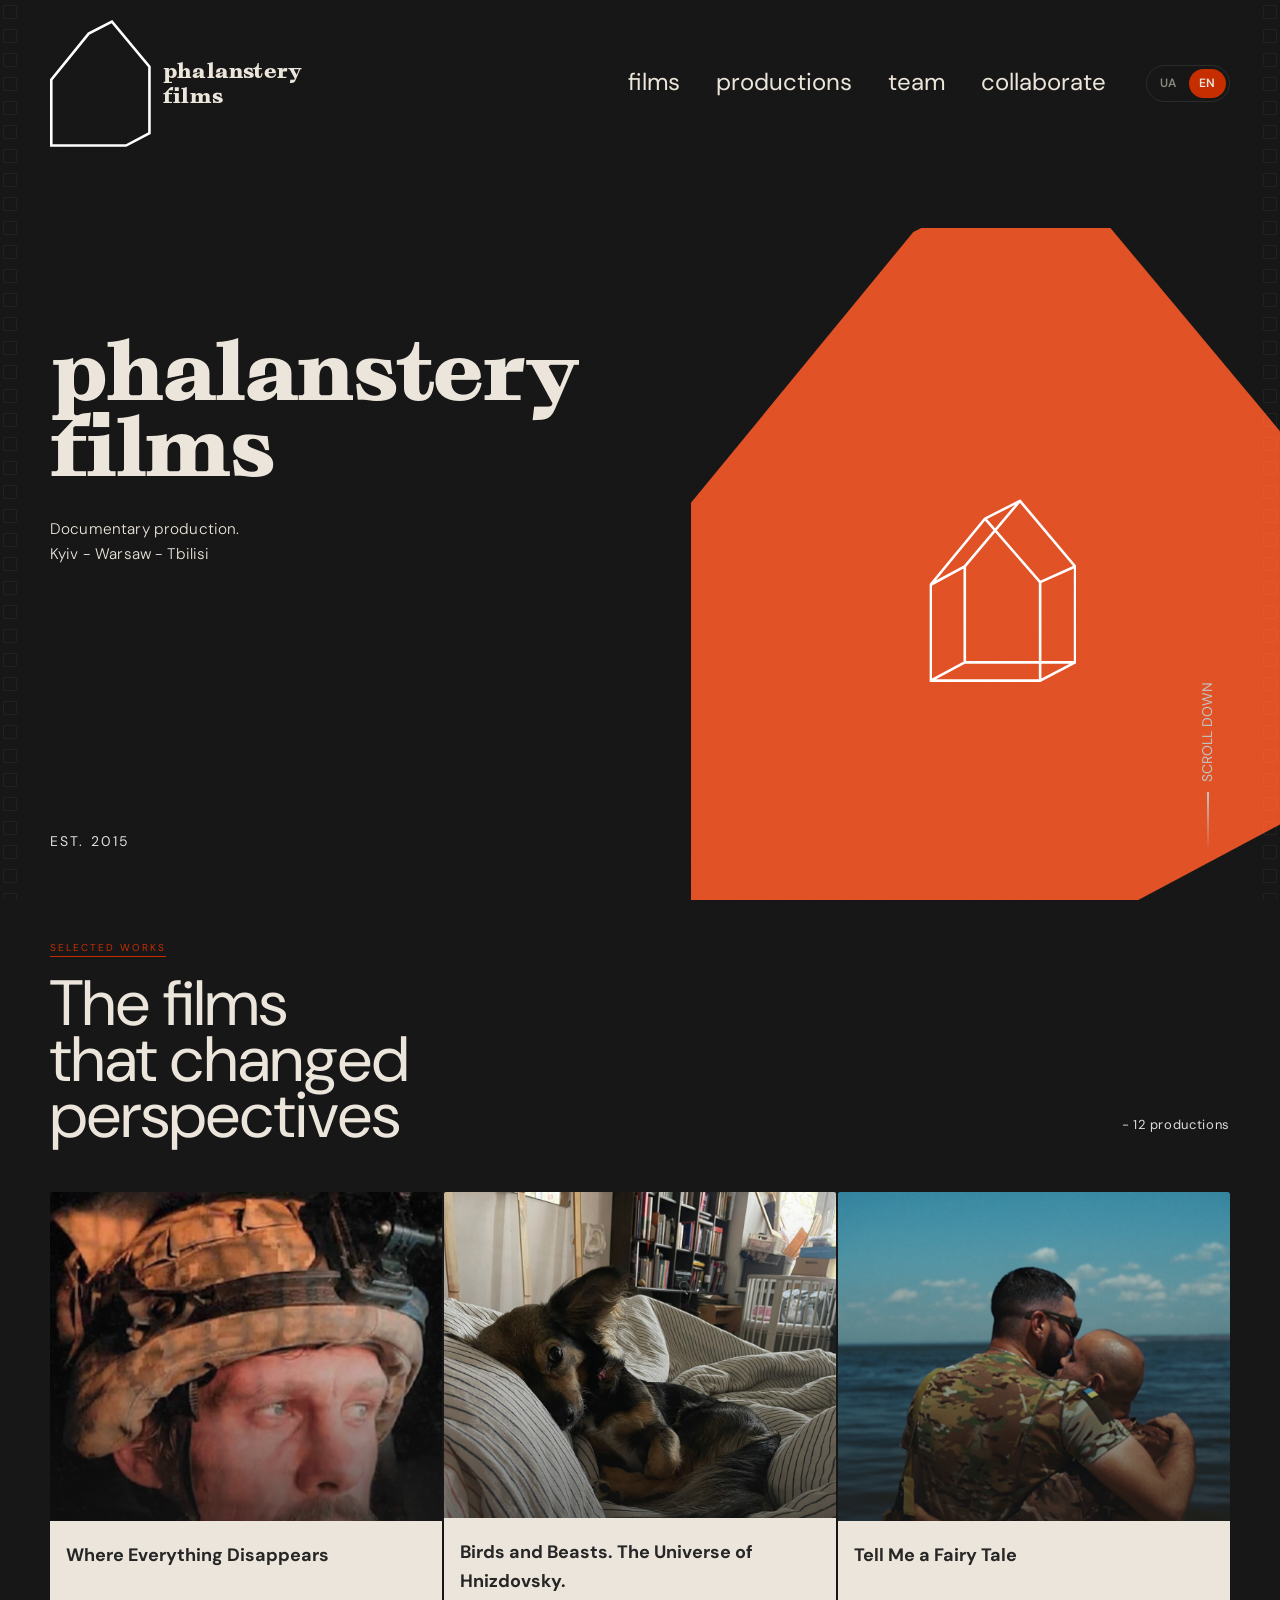
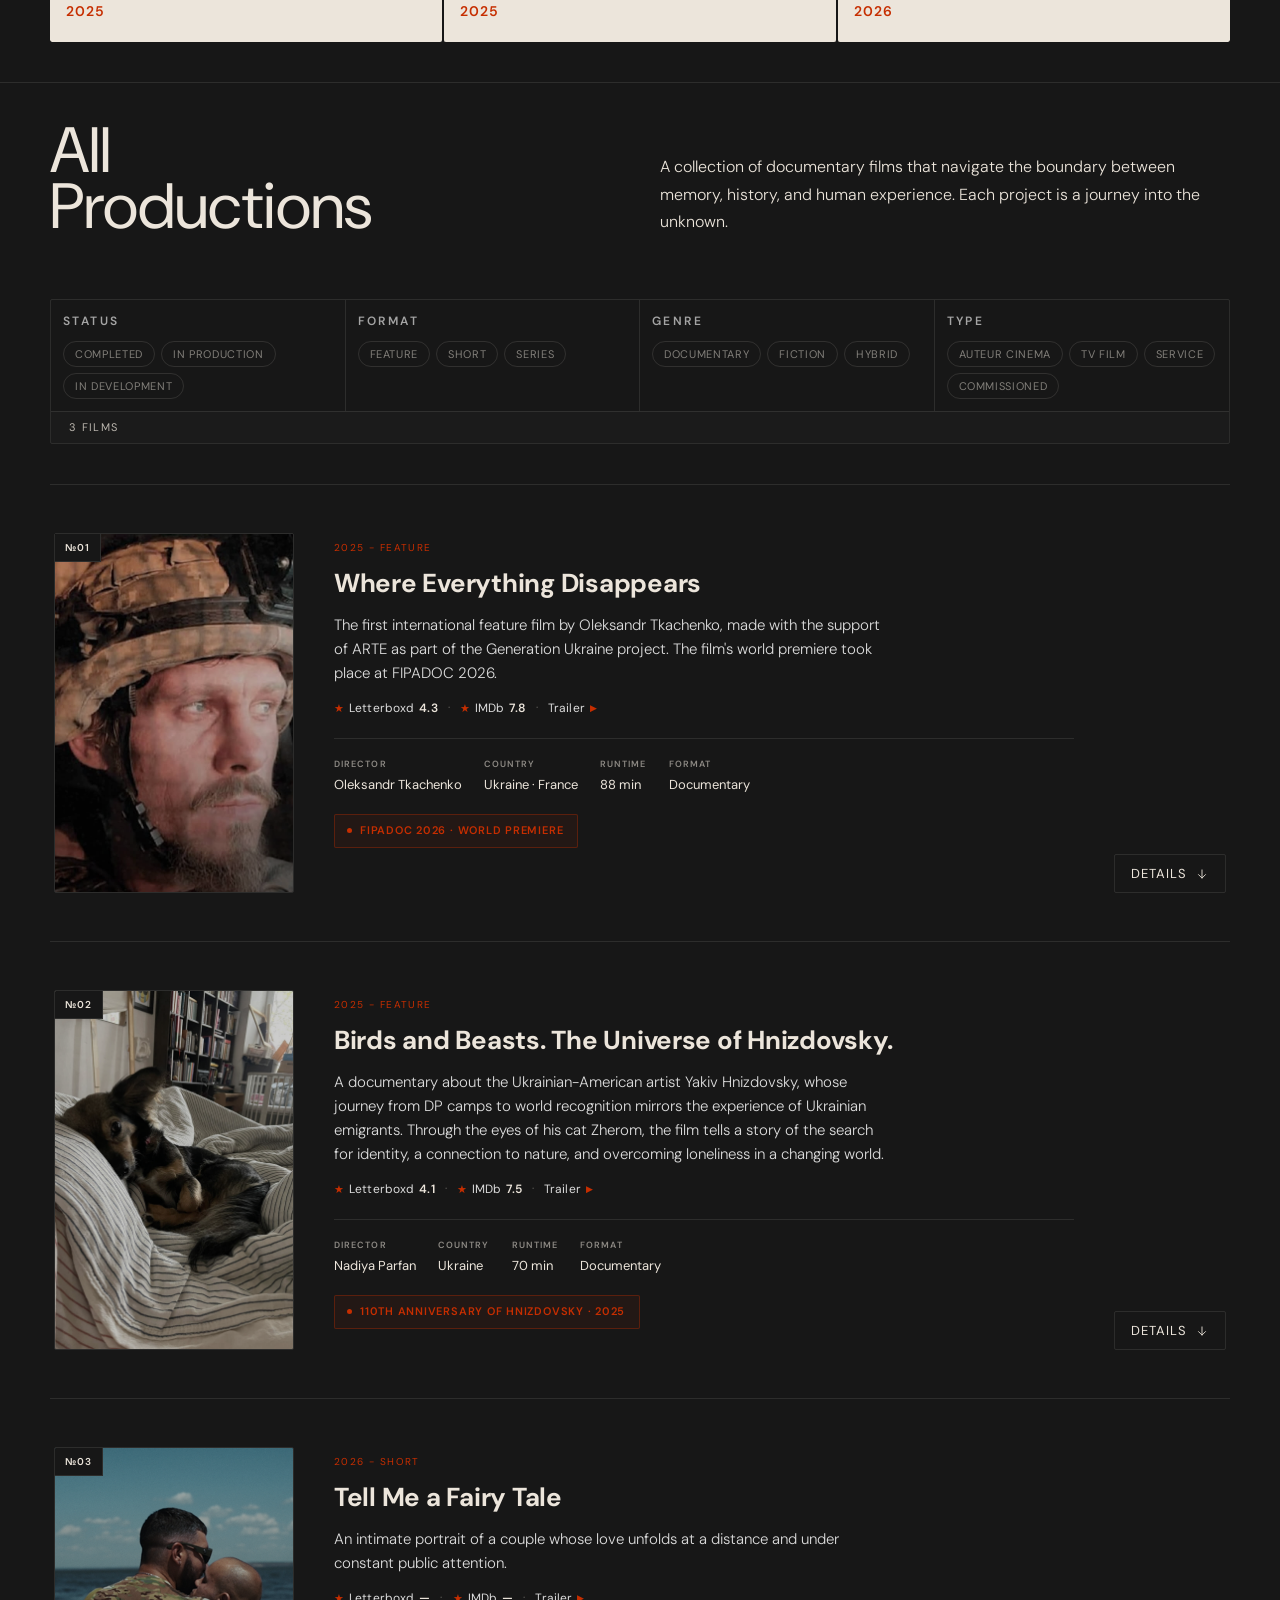
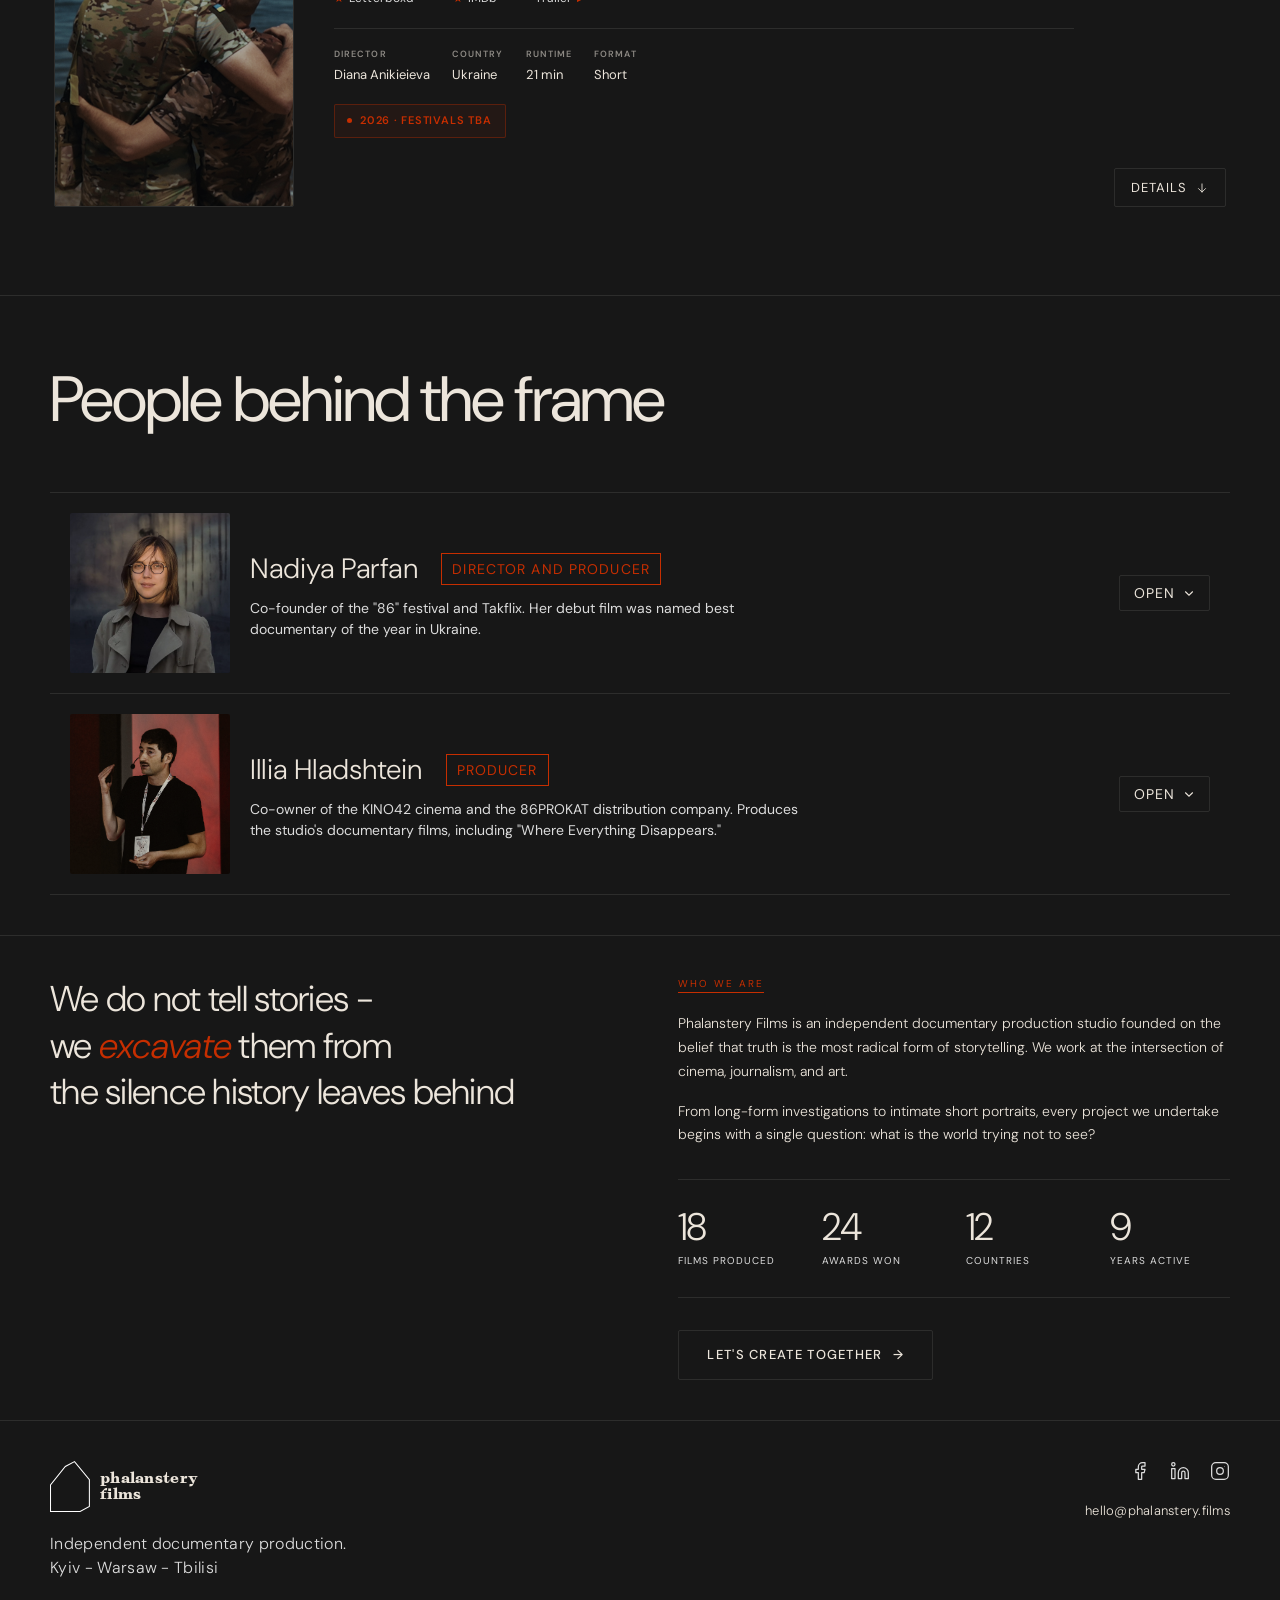
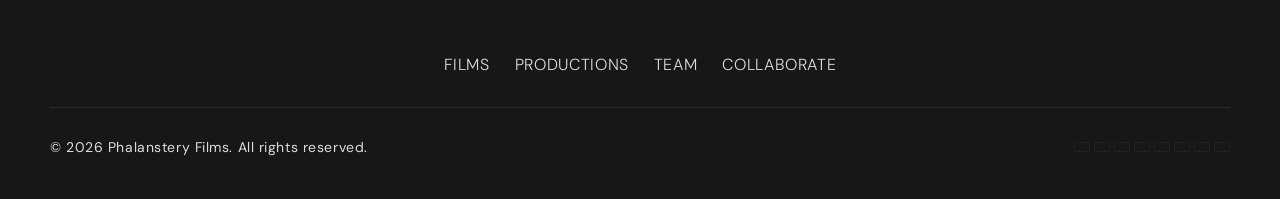
<file: en/index-en.html>
<!doctype html>
<html lang="en">
  <head>
    <meta charset="UTF-8" />
    <meta name="viewport" content="width=device-width, initial-scale=1.0" />
    <title>Phalanstery Films - Documentary Production</title>

    <!-- Fixel Font from MacPaw CDN -->
    <link rel="preconnect" href="https://fonts.googleapis.com" />
    <link rel="preconnect" href="https://fonts.gstatic.com" crossorigin />
    <!-- Google Fonts fallback while Fixel loads -->
    <link
      href="https://fonts.googleapis.com/css2?family=DM+Sans:ital,opsz,wght@0,9..40,300;0,9..40,400;0,9..40,500;0,9..40,700;1,9..40,300&display=swap"
      rel="stylesheet"
    />

    <link rel="icon" href="../assets/images/favicon.ico" sizes="any" />
    <link
      rel="icon"
      type="image/png"
      sizes="32x32"
      href="../assets/images/favicon-32x32.png"
    />
    <link
      rel="icon"
      type="image/png"
      sizes="16x16"
      href="../assets/images/favicon-16x16.png"
    />

    <!-- PPGrafier-Black font -->
    <style>
      @font-face {
        font-family: "PPGrafier";
        src: url("../assets/fonts/PPGrafier-Black.otf") format("opentype");
        font-weight: 900;
        font-style: normal;
        font-display: swap;
      }
      /* Fixel via CDN */
      @import url("https://fonts.cdnfonts.com/css/fixel-display");
    </style>

    <link rel="stylesheet" href="../assets/css/style.css" />
  </head>
  <body>
    <!-- Film grain canvas -->
    <canvas id="grain"></canvas>

    <!-- Film strips (ambient decoration) -->
    <div class="filmstrip left">
      <div class="filmstrip-track" id="stripLeft"></div>
    </div>
    <div class="filmstrip right">
      <div class="filmstrip-track" id="stripRight"></div>
    </div>

    <!-- ═══════════════════════════════════════════
         MOBILE MENU OVERLAY
         ═══════════════════════════════════════════ -->
    <div
      class="mobile-menu"
      id="mobileMenu"
      role="dialog"
      aria-modal="true"
      aria-label="Navigation"
    >
      <!-- Top bar: logo + close -->
      <div class="mm-topbar">
        <a class="header-logo" id="headerLogo" href="#">
          <span class="logo-mark">
            <img
              src="../assets/images/logo-phalanstery.svg"
              alt="Phalanstery Films logo"
              width="36"
              height="36"
            />
          </span>
          <span class="logo-text">phalanstery<br />films</span>
        </a>
        <div class="mm-topbar-right">
          <div class="lang-switch lang-switch--mobile" aria-label="Language">
            <a href="/" class="lang-switch-link">UA</a>
            <span class="lang-switch-sep">/</span>
            <a href="/en/" class="lang-switch-link is-active">EN</a>
          </div>
          <button class="mm-close" id="mmClose" aria-label="Close menu">×</button>
        </div>
      </div>

      <!-- House/pentagon shape with nav links -->
      <div class="mm-shape-wrap">
        <div class="mm-shape">
          <ul class="mm-links">
            <li><a href="#films">films</a></li>
            <li><a href="#productions">productions</a></li>
            <li><a href="#team">team</a></li>
            <li><a href="#about">collaborate</a></li>
          </ul>
        </div>
      </div>

      <!-- Bottom-left social icons -->
      <div class="mm-social">
        <a href="#" aria-label="Facebook">
          <svg
            viewBox="0 0 24 24"
            fill="none"
            stroke="currentColor"
            stroke-width="1.5"
            stroke-linecap="round"
            stroke-linejoin="round"
          >
            <path
              d="M18 2h-3a5 5 0 0 0-5 5v3H7v4h3v8h4v-8h3l1-4h-4V7a1 1 0 0 1 1-1h3z"
            />
          </svg>
        </a>
        <a href="#" aria-label="LinkedIn">
          <svg
            viewBox="0 0 24 24"
            fill="none"
            stroke="currentColor"
            stroke-width="1.5"
            stroke-linecap="round"
            stroke-linejoin="round"
          >
            <path
              d="M16 8a6 6 0 0 1 6 6v7h-4v-7a2 2 0 0 0-2-2 2 2 0 0 0-2 2v7h-4v-7a6 6 0 0 1 6-6z"
            />
            <rect x="2" y="9" width="4" height="12" />
            <circle cx="4" cy="4" r="2" />
          </svg>
        </a>
        <a href="#" aria-label="Twitter">
          <svg
            viewBox="0 0 24 24"
            fill="none"
            stroke="currentColor"
            stroke-width="1.5"
            stroke-linecap="round"
            stroke-linejoin="round"
          >
            <path
              d="M22 4s-.7 2.1-2 3.4c1.6 10-9.4 17.3-18 11.6 2.2.1 4.4-.6 6-2C3 15.5.5 9.6 3 5c2.2 2.7 5.5 4.3 9 4-.9-4.2 4-6.6 7-3.8 1.1 0 3-1.2 3-1.2z"
            />
          </svg>
        </a>
        <a href="#" aria-label="Instagram">
          <svg
            viewBox="0 0 24 24"
            fill="none"
            stroke="currentColor"
            stroke-width="1.5"
            stroke-linecap="round"
            stroke-linejoin="round"
          >
            <rect x="2" y="2" width="20" height="20" rx="5" />
            <circle cx="12" cy="12" r="4" />
            <circle
              cx="17.5"
              cy="6.5"
              r="0.5"
              fill="currentColor"
              stroke="none"
            />
          </svg>
        </a>
      </div>
    </div>

    <!-- ═══════════════════════════════════════════
         HEADER
         ═══════════════════════════════════════════ -->
    <header id="header">
      <div class="header-logo-wrap">
        <a class="header-logo" id="headerLogo" href="#">
          <span class="logo-mark">
            <img
              src="../assets/images/logo-phalanstery.svg"
              alt="Phalanstery Films logo"
              width="36"
              height="36"
            />
          </span>
          <span class="logo-text">phalanstery<br />films</span>
        </a>
      </div>
      <div class="header-right">
        <nav class="main-nav">
          <ul>
            <li><a href="#films">films</a></li>
            <li><a href="#productions">productions</a></li>
            <li><a href="#team">team</a></li>
            <li><a href="#about">collaborate</a></li>
          </ul>
        </nav>
        <!-- desktop-social тимчасово прихований, div залишено для JS-сумісності -->
        <div class="social-icons desktop-social"></div>
        <div class="lang-switch" aria-label="Language">
          <a href="/" class="lang-switch-link">UA</a>
          <span class="lang-switch-sep">/</span>
          <a href="/en/" class="lang-switch-link is-active">EN</a>
        </div>
        <div
          class="burger"
          id="burger"
          aria-label="Open menu"
          role="button"
          tabindex="0"
        >
          <span></span><span></span>
        </div>
      </div>
    </header>

    <!-- ═══════════════════════════════════════════
         HERO
         ═══════════════════════════════════════════ -->
    <section id="hero">
      <div class="hero-bg-shape">
        <img src="../assets/images/hero-bg.svg" alt="" class="hero-bg-base" />

        <img
          src="../assets/images/hero-bg-inner.svg"
          alt=""
          class="hero-bg-house"
        />
      </div>

      <!-- Hero beams (JS compatibility - hidden via CSS) -->
      <div class="hero-beam"></div>
      <div class="hero-beam"></div>
      <div class="hero-beam"></div>

      <div class="hero-content" id="heroContent">
        <h1 class="hero-logo-main">phalanstery<br />films</h1>
        <p class="hero-tagline">
          Documentary production.<br />Kyiv - Warsaw - Tbilisi
        </p>
      </div>

      <div class="hero-sub">
        <div class="hero-sub-text">Est. 2015</div>
      </div>

      <a href="#films" class="scroll-indicator">
        <div class="scroll-label">Scroll down</div>
        <div class="scroll-line"></div>
      </a>
    </section>

    <!-- ═══════════════════════════════════════════
         FILMS SECTION
         ═══════════════════════════════════════════ -->
    <section id="films">
      <div class="section-label reveal"><span>Selected Works</span></div>
      <div class="films-header">
        <h2 class="films-title reveal">The films </br>that changed </br>perspectives</h2>
        <div class="films-count reveal reveal-delay-1">- 12 productions</div>
      </div>

      <div class="films-stage" id="filmsOrbit">
        <!-- ═══════════════════════════════════════════
             FILM STRIP TEMPLATE (для масштабування):
             Копіюй цей article-блок для нових фільмів.
             data-film="slug" має збігатись з production-item нижче.
             Статуси: fsi-tag--У прокаті | fsi-tag--postproduction | fsi-tag--development
             ═══════════════════════════════════════════ -->

        <!-- STRIP 1: Where Everything Disappears -->
        <article
          class="film-strip"
          id="film-de-vse-znykaye"
          data-film="de-vse-znykaye"
          data-status="finished"
          data-format="feature"
          data-genre="documentary"
          data-prod-type="auteur"
          tabindex="0"
          aria-expanded="false"
        >
          <div class="fstrip-bg">
            <img
              src="../assets/images/film-image-001.jpg"
              alt="Where Everything Disappears"
              loading="lazy"
            />
          </div>
          <div class="fstrip-idle">
            <span class="fstrip-idle-title">Where Everything Disappears</span>
            <span class="fstrip-year">2025</span>
          </div>
          <div class="fstrip-info" aria-hidden="true">
            <div class="fsi-body">
              <div class="fsi-meta">
                <span class="fsi-tag">Documentary</span>
                <span class="fsi-tag">88 min</span>
                <span class="fsi-tag">Ukraine · France</span>
                <span class="fsi-tag fsi-tag--stage fsi-tag--У прокаті"
                  >In Theaters</span
                >
              </div>
              <h2 class="fsi-title">Where Everything Disappears</h2>
              <p class="fsi-year-large">2025</p>
              <p class="fsi-tagline">
                Camera rolling.<br />Humanity in question.
              </p>
              <p class="fsi-synopsis">
                Ukrainian artist and cameraman Dmytro Dokunov goes to war and finds himself in the most extreme film of his life. With his smartphone camera constantly running, he films everything happening to and around him, desperately trying to hold on to his humanity.
              </p>
              <!--
              <div class="fsi-credits">
                <div class="fsi-credit">
                  <span class="fsi-credit-label">Director</span
                  ><span>Oleksandr Tkachenko</span>
                </div>
                <div class="fsi-credit">
                  <span class="fsi-credit-label">Producer</span
                  ><span>Illia Hladshtein</span>
                </div>
                <div class="fsi-credit">
                  <span class="fsi-credit-label">Co-producer</span
                  ><span>Antoine Golde</span>
                </div>
                <div class="fsi-credit">
                  <span class="fsi-credit-label">Supported by</span
                  ><span>ARTE · as part of the Generation Ukraine project</span>
                </div>
              </div>-->
              <div class="fsi-awards">
                <div class="fsi-award-item">
                  ◈ FIPADOC 2026 · World Premiere
                </div>
              </div>
              <div class="fsi-actions">
                <a href="#product-01" class="fsi-cta"
                  >Learn more <span>→</span></a
                >
                <button class="fsi-close" aria-label="Close">✕ Close</button>
              </div>
            </div>
          </div>
          <button class="fstrip-hint fstrip-hint--open" tabindex="-1" aria-hidden="true">Open</button>
          <button class="fstrip-hint fstrip-hint--close" tabindex="-1" aria-hidden="true">✕ Close</button>
        </article>

        <!-- STRIP 2: Birds and Beasts. The Universe of Hnizdovsky -->
        <article
          class="film-strip"
          id="film-ptakhy-i-zviri"
          data-film="ptakhy-i-zviri"
          data-status="finished"
          data-format="feature"
          data-genre="documentary hybrid"
          data-prod-type="auteur"
          tabindex="0"
          aria-expanded="false"
        >
          <div class="fstrip-bg">
            <img
              src="../assets/images/film-image-002.jpg"
              alt="Birds and Beasts. The Universe of Hnizdovsky"
              loading="lazy"
            />
          </div>
          <div class="fstrip-idle">
            <span class="fstrip-idle-title">Birds and Beasts. The Universe of Hnizdovsky.</span>
            <span class="fstrip-year">2025</span>
          </div>
          <div class="fstrip-info" aria-hidden="true">
            <div class="fsi-body">
              <div class="fsi-meta">
                <span class="fsi-tag">Documentary</span>
                <span class="fsi-tag">70 min</span>
                <span class="fsi-tag">Ukraine</span>
                <span class="fsi-tag fsi-tag--stage fsi-tag--У прокаті"
                  >In Theaters</span
                >
              </div>
              <h2 class="fsi-title">Birds and Beasts</h2>
              <p class="fsi-year-large">2025</p>
              <p class="fsi-tagline">
                Through the eyes of Zherom the cat.<br />A universe with no strangers.
              </p>
              <p class="fsi-synopsis">
                A documentary about the Ukrainian-American artist Yakiv Hnizdovsky, whose journey from DP camps to world recognition mirrors the experience of Ukrainian emigrants. Through the eyes of his cat Zherom, the film tells a story of the search for identity, a connection to nature, and overcoming loneliness in a changing world.
              </p>
              <!--<div class="fsi-credits">
                <div class="fsi-credit">
                  <span class="fsi-credit-label">Director</span
                  ><span>Nadiya Parfan</span>
                </div>
                <div class="fsi-credit">
                  <span class="fsi-credit-label">Producers</span
                  ><span>Natalia Movshovych, Настя Канарьова</span>
                </div>
              </div>
              <div class="fsi-awards">
                <div class="fsi-award-item">
                  ◈ 110th anniversary of Yakiv Hnizdovsky
                </div>
              </div>-->
              <div class="fsi-actions">
                <a href="#product-02" class="fsi-cta"
                  >Learn more <span>→</span></a
                >
                <button class="fsi-close" aria-label="Close">✕ Close</button>
              </div>
            </div>
          </div>
          <button class="fstrip-hint fstrip-hint--open" tabindex="-1" aria-hidden="true">Open</button>
          <button class="fstrip-hint fstrip-hint--close" tabindex="-1" aria-hidden="true">✕ Close</button>
        </article>

        <!-- STRIP 3: Tell Me a Fairy Tale -->
        <article
          class="film-strip"
          id="film-rozkazhy-meni-kazochku"
          data-film="rozkazhy-meni-kazochku"
          data-status="finished"
          data-format="short"
          data-genre="documentary"
          data-prod-type="auteur"
          tabindex="0"
          aria-expanded="false"
        >
          <div class="fstrip-bg">
            <img
              src="../assets/images/film-image-003.jpg"
              alt="Tell Me a Fairy Tale"
              loading="lazy"
            />
          </div>
          <div class="fstrip-idle">
            <span class="fstrip-idle-title">Tell Me a Fairy Tale</span>
            <span class="fstrip-year">2026</span>
          </div>
          <div class="fstrip-info" aria-hidden="true">
            <div class="fsi-body">
              <div class="fsi-meta">
                <span class="fsi-tag">Documentary</span>
                <span class="fsi-tag">21 min</span>
                <span class="fsi-tag">Ukraine</span>
                <span class="fsi-tag fsi-tag--stage fsi-tag--У прокаті"
                  >In Theaters</span
                >
              </div>
              <h2 class="fsi-title">Tell Me a Fairy Tale</h2>
              <p class="fsi-year-large">2026</p>
              <p class="fsi-tagline">
                Love at a distance.<br />Under the public eye.
              </p>
              <p class="fsi-synopsis">
                21-year-old Pavlo, a soldier who openly speaks about
                his homosexuality, becomes a symbol of visibility
                for the queer community in Ukraine. Together with his partner Vlad,
                he tries to hold on to closeness that is constantly
                tested by distance, jealousy, and public attention.
              </p>
              <!--<div class="fsi-credits">
                <div class="fsi-credit">
                  <span class="fsi-credit-label">Director</span
                  ><span>Diana Anikieieva</span>
                </div>
                <div class="fsi-credit">
                  <span class="fsi-credit-label">Producer</span
                  ><span>Nadiya Parfan</span>
                </div>
              </div>-->
              <div class="fsi-actions">
                <a href="#product-03" class="fsi-cta"
                  >Learn more <span>→</span></a
                >
                <button class="fsi-close" aria-label="Close">✕ Close</button>
              </div>
            </div>
          </div>
          <button class="fstrip-hint fstrip-hint--open" tabindex="-1" aria-hidden="true">Open</button>
          <button class="fstrip-hint fstrip-hint--close" tabindex="-1" aria-hidden="true">✕ Close</button>
        </article>

        <!-- ═══════════════════════════════════════════
             НОВИЙ ФІЛЬМ: копіюй article вище і встав тут
             ═══════════════════════════════════════════ -->
      </div>
      <!-- /films-stage -->
    </section>

    <!-- ═══════════════════════════════════════════
         PRODUCTIONS
         ═══════════════════════════════════════════ -->
    <section id="productions">
      <div class="productions-header">
        <h2 class="productions-title reveal">All<br />Productions</h2>
        <p class="productions-desc reveal reveal-delay-1">
          A collection of documentary films that navigate the boundary between
          memory, history, and human experience. Each project is a journey into
          the unknown.
        </p>
      </div>

      <!-- ═══════════════════════════════════════════
           PRODUCTIONS FILTER BAR
           Додавання нового значення - лише новий <button data-value="...">
           у відповідній групі. Логіка JS адаптується автоматично.
           ═══════════════════════════════════════════ -->
      <div class="prod-filters" id="prodFilters" aria-label="Filter productions">

        <div class="pf-groups-row">

          <!-- Group 1: Status -->
          <div class="pf-group" data-filter-group="status">
            <span class="pf-group-label">Status</span>
            <div class="pf-chips">
              <button class="pf-chip" data-value="finished">Completed<i class="pf-chip-x">×</i></button>
              <button class="pf-chip" data-value="in-production">In Production<i class="pf-chip-x">×</i></button>
              <button class="pf-chip" data-value="in-development">In Development<i class="pf-chip-x">×</i></button>
            </div>
          </div>

          <!-- Group 2: Format -->
          <div class="pf-group" data-filter-group="format">
            <span class="pf-group-label">Format</span>
            <div class="pf-chips">
              <button class="pf-chip" data-value="feature">Feature<i class="pf-chip-x">×</i></button>
              <button class="pf-chip" data-value="short">Short<i class="pf-chip-x">×</i></button>
              <button class="pf-chip" data-value="series">Series<i class="pf-chip-x">×</i></button>
            </div>
          </div>

          <!-- Group 3: Genre -->
          <div class="pf-group" data-filter-group="genre">
            <span class="pf-group-label">Genre</span>
            <div class="pf-chips">
              <button class="pf-chip" data-value="documentary">Documentary<i class="pf-chip-x">×</i></button>
              <button class="pf-chip" data-value="fiction">Fiction<i class="pf-chip-x">×</i></button>
              <button class="pf-chip" data-value="hybrid">Hybrid<i class="pf-chip-x">×</i></button>
            </div>
          </div>

          <!-- Group 4: Type -->
          <div class="pf-group" data-filter-group="prod-type">
            <span class="pf-group-label">Type</span>
            <div class="pf-chips">
              <button class="pf-chip" data-value="auteur">Auteur Cinema<i class="pf-chip-x">×</i></button>
              <button class="pf-chip" data-value="tv">TV Film<i class="pf-chip-x">×</i></button>
              <button class="pf-chip" data-value="service">Service<i class="pf-chip-x">×</i></button>
              <button class="pf-chip" data-value="commissioned">Commissioned<i class="pf-chip-x">×</i></button>
            </div>
          </div>

        </div>

        <!-- Results count + reset -->
        <div class="pf-meta">
          <span class="pf-count" id="pfCount"></span>
          <button class="pf-reset" id="pfReset" aria-label="Reset all filters">↺ Reset</button>
        </div>
      </div>

      <!-- Scroll hint - visible on mobile/tablet when a filter is active -->
      <div class="pf-scroll-hint" id="pfScrollHint" aria-hidden="true">
        <span>Scroll for more</span>
        <svg viewBox="0 0 24 24" fill="none" stroke="currentColor" stroke-width="1.5" stroke-linecap="round" stroke-linejoin="round" width="12" height="12"><line x1="12" y1="5" x2="12" y2="19"/><polyline points="6,13 12,19 18,13"/></svg>
      </div>

      <div id="productionsList">
        <!-- ═══════════════════════════════════════════
             PRODUCTION ITEM TEMPLATE (для масштабування):
             Копіюй один production-item блок для нових фільмів.
             data-film="slug" має збігатись з film-strip вище.
             data-status, data-format, data-genre, data-prod-type
             визначають до яких фільтрів належить фільм.
             Значення: через пробіл для кількох категорій.
             Перші 4 items видимі одразу, решта - з класом hidden-item
             (показуються кнопкою "See more").
             ═══════════════════════════════════════════ -->

        <!-- PRODUCTION 1: Where Everything Disappears -->
        <div id="product-01" class="production-item reveal"
          data-film="de-vse-znykaye"
          data-status="finished"
          data-format="feature"
          data-genre="documentary"
          data-prod-type="auteur">
          <div class="prod-row">
            <div class="prod-image">
              <span class="prod-index" aria-hidden="true"></span>
              <img
                src="../assets/images/film-image-001.jpg"
                alt=""
                loading="lazy"
              />
            </div>
            <div class="prod-info">
              <div class="prod-eyebrow">
                <span class="prod-year">2025 - FEATURE</span>
              </div>
              <h3 class="prod-title">Where Everything Disappears</h3>
              <p class="prod-desc">
                The first international feature film by Oleksandr Tkachenko, made with the support of ARTE as part of the Generation Ukraine project. The film's world premiere took place at FIPADOC 2026.
              </p>
              <div class="prod-links">
                <a href="https://letterboxd.com/film/de-vse-znykaye/" target="_blank" rel="noopener" class="prod-link"><span class="prod-link-star">★</span>Letterboxd <span class="prod-link-rating">4.3</span></a>
                <span class="prod-link-sep">·</span>
                <a href="https://www.imdb.com/title/tt00000000/" target="_blank" rel="noopener" class="prod-link"><span class="prod-link-star">★</span>IMDb <span class="prod-link-rating">7.8</span></a>
                <span class="prod-link-sep">·</span>
                <a href="https://youtube.com/watch?v=00000000" target="_blank" rel="noopener" class="prod-link prod-link--trailer">Trailer <span class="prod-link-arrow">▶</span></a>
              </div>
              <div class="prod-specs">
                <div class="prod-spec"><span class="prod-spec-label">Director</span><span class="prod-spec-value">Oleksandr Tkachenko</span></div>
                <div class="prod-spec"><span class="prod-spec-label">Country</span><span class="prod-spec-value">Ukraine · France</span></div>
                <div class="prod-spec"><span class="prod-spec-label">Runtime</span><span class="prod-spec-value">88 min</span></div>
                <div class="prod-spec"><span class="prod-spec-label">Format</span><span class="prod-spec-value">Documentary</span></div>
              </div>
              <div class="prod-festival">
                <span class="prod-festival-mark"></span>FIPADOC 2026 · World Premiere
              </div>
            </div>
            <button
              class="prod-expand-btn"
              aria-label="Expand film details"
              aria-expanded="false"
            >
              <span class="prod-expand-label">Details</span>
              <svg
                class="prod-arrow"
                viewBox="0 0 24 24"
                fill="none"
                stroke="currentColor"
                stroke-width="1.5"
                stroke-linecap="round"
                stroke-linejoin="round"
              >
                <line x1="12" y1="5" x2="12" y2="19" />
                <polyline points="6,13 12,19 18,13" />
              </svg>
            </button>
          </div>
          <div class="prod-detail-panel" aria-hidden="true">
            <div class="film-body">
              <!-- Mobile-only description -->
              <p class="prod-mobile-desc">The first international feature film by Oleksandr Tkachenko, made with the support of ARTE as part of the Generation Ukraine project. The film's world premiere took place at FIPADOC 2026.</p>
              <!-- 01 Film Details -->
              <div class="film-acc-item film-acc-open">
                <button class="film-acc-trigger" aria-expanded="true">
                  <span class="film-acc-label">Film Details</span>
                  <span class="film-acc-index">01</span>
                  <svg class="film-acc-arrow" viewBox="0 0 24 24" fill="none" stroke="currentColor" stroke-width="1.5" stroke-linecap="round" stroke-linejoin="round">
                    <line x1="12" y1="5" x2="12" y2="19" /><polyline points="6,13 12,19 18,13" />
                  </svg>
                </button>
                <div class="film-acc-body">
                  <div class="film-details-block">
                    <div class="fdb-specs">
                      <span class="fdb-spec fdb-spec--stage stage-У прокаті">In Theaters</span>
                      <span class="fdb-spec">88 min</span>
                      <span class="fdb-spec">Ukraine · France</span>
                      <span class="fdb-spec">2025</span>
                      <span class="fdb-spec">Documentary</span>
                    </div>
                    <div class="fdb-credits">
                      <div class="fdb-credit-row">
                        <span class="fdb-credit-label">Director</span>
                        <span class="fdb-credit-value">Oleksandr Tkachenko</span>
                      </div>
                      <div class="fdb-credit-row">
                        <span class="fdb-credit-label">Producer</span>
                        <span class="fdb-credit-value"><a href="#team-member-2" class="prod-spec-link">Illia Hladshtein</a></span>
                      </div>
                      <div class="fdb-credit-row">
                        <span class="fdb-credit-label">Co-producer</span>
                        <span class="fdb-credit-value">Antoine Golde</span>
                      </div>
                      <div class="fdb-credit-row">
                        <span class="fdb-credit-label">Supported by</span>
                        <span class="fdb-credit-value">ARTE · as part of the Generation Ukraine project</span>
                      </div>
                      <div class="fdb-credit-row">
                        <span class="fdb-credit-label">World Premiere</span>
                        <span class="fdb-credit-value">FIPADOC 2026</span>
                      </div>
                    </div>
                  </div>
                </div>
              </div>
              <!-- Festivals -->
              <div class="film-acc-item">
                <button class="film-acc-trigger" aria-expanded="false">
                  <span class="film-acc-label">Festivals &amp; Partners</span>
                  <span class="film-acc-index">02</span>
                  <svg class="film-acc-arrow" viewBox="0 0 24 24" fill="none" stroke="currentColor" stroke-width="1.5" stroke-linecap="round" stroke-linejoin="round">
                    <line x1="12" y1="5" x2="12" y2="19" /><polyline points="6,13 12,19 18,13" />
                  </svg>
                </button>
                <div class="film-acc-body">
                  <ul class="pdp-festivals">
                    <li>
                      <span class="pdp-fest-year">2026</span>FIPADOC -
                      World Premiere
                    </li>
                  </ul>
                </div>
              </div>
              <!-- 03 Synopsis -->
              <div class="film-acc-item">
                <button class="film-acc-trigger" aria-expanded="false">
                  <span class="film-acc-label">Synopsis</span>
                  <span class="film-acc-index">03</span>
                  <svg class="film-acc-arrow" viewBox="0 0 24 24" fill="none" stroke="currentColor" stroke-width="1.5" stroke-linecap="round" stroke-linejoin="round">
                    <line x1="12" y1="5" x2="12" y2="19" /><polyline points="6,13 12,19 18,13" />
                  </svg>
                </button>
                <div class="film-acc-body">
                  <p class="pdp-body">
                    Ukrainian artist and cameraman Dmytro Dokunov goes to war and finds himself in the most extreme film of his life. With his smartphone camera constantly running, he films everything happening to and around him, desperately trying to hold on to his humanity.
                  </p>
                </div>
              </div>
              <!-- 04 Film Stills -->
              <div class="film-acc-item">
                <button class="film-acc-trigger" aria-expanded="false">
                  <span class="film-acc-label">Film Stills</span>
                  <span class="film-acc-index">04</span>
                  <svg class="film-acc-arrow" viewBox="0 0 24 24" fill="none" stroke="currentColor" stroke-width="1.5" stroke-linecap="round" stroke-linejoin="round">
                    <line x1="12" y1="5" x2="12" y2="19" /><polyline points="6,13 12,19 18,13" />
                  </svg>
                </button>
                <div class="film-acc-body">
                  <!-- STRIP 1: Where Everything Disappears -->
                  <div class="film-stills-slider" data-index="0">
                    <div class="fss-track">
                      <div class="film-still"><img src="../assets/images/stills-everithing/still-everithing-01.jpg" alt="Where Everything Disappears - still 01" loading="lazy" /></div>
                      <div class="film-still"><img src="../assets/images/stills-everithing/still-everithing-02.jpg" alt="Where Everything Disappears - still 02" loading="lazy" /></div>
                      <div class="film-still"><img src="../assets/images/stills-everithing/still-everithing-03.jpg" alt="Where Everything Disappears - still 03" loading="lazy" /></div>
                      <div class="film-still"><img src="../assets/images/stills-everithing/still-everithing-04.jpg" alt="Where Everything Disappears - still 04" loading="lazy" /></div>
                      <div class="film-still"><img src="../assets/images/stills-everithing/still-everithing-05.jpg" alt="Where Everything Disappears - still 05" loading="lazy" /></div>
                      <div class="film-still"><img src="../assets/images/stills-everithing/still-everithing-06.jpg" alt="Where Everything Disappears - still 06" loading="lazy" /></div>
                      <div class="film-still"><img src="../assets/images/stills-everithing/still-everithing-07.jpg" alt="Where Everything Disappears - still 07" loading="lazy" /></div>
                      <div class="film-still"><img src="../assets/images/stills-everithing/still-everithing-08.jpg" alt="Where Everything Disappears - still 08" loading="lazy" /></div>
                      <div class="film-still"><img src="../assets/images/stills-everithing/still-everithing-09.jpg" alt="Where Everything Disappears - still 09" loading="lazy" /></div>
                      <div class="film-still"><img src="../assets/images/stills-everithing/still-everithing-10.jpg" alt="Where Everything Disappears - still 10" loading="lazy" /></div>
                    </div>
                    <button class="fss-btn fss-prev" aria-label="Previous still">
                      <svg viewBox="0 0 24 24" fill="none" stroke="currentColor" stroke-width="1.2" stroke-linecap="round" stroke-linejoin="round"><polyline points="15,18 9,12 15,6"/></svg>
                    </button>
                    <button class="fss-btn fss-next" aria-label="Next still">
                      <svg viewBox="0 0 24 24" fill="none" stroke="currentColor" stroke-width="1.2" stroke-linecap="round" stroke-linejoin="round"><polyline points="9,18 15,12 9,6"/></svg>
                    </button>
                    <div class="fss-meta">
                      <div class="fss-dots"></div>
                      <div class="fss-counter">
                        <span class="fss-current">01</span>
                        <span class="fss-sep">-</span>
                        <span class="fss-total">10</span>
                      </div>
                    </div>
                  </div>
                </div>
              </div>
              <!-- 05 Trailer -->
              <div class="film-acc-item">
                <button class="film-acc-trigger" aria-expanded="false">
                  <span class="film-acc-label">Trailer</span>
                  <span class="film-acc-index">05</span>
                  <svg class="film-acc-arrow" viewBox="0 0 24 24" fill="none" stroke="currentColor" stroke-width="1.5" stroke-linecap="round" stroke-linejoin="round">
                    <line x1="12" y1="5" x2="12" y2="19" /><polyline points="6,13 12,19 18,13" />
                  </svg>
                </button>
                <div class="film-acc-body">
                  <div class="film-trailer-wrap">
                    <button class="film-trailer-facade" data-vimeo-id="1084537" data-poster="../assets/images/stills-everithing/still-everithing-02.jpg" type="button" aria-label="Play trailer">
                      <img class="film-trailer-facade-poster" src="../assets/images/stills-everithing/still-everithing-02.jpg" alt="" loading="lazy" />
                      <span class="film-trailer-facade-play">
                        <svg viewBox="0 0 24 24" fill="currentColor">
                          <polygon points="6,4 20,12 6,20" />
                        </svg>
                      </span>
                    </button>
                  </div>
                </div>
              </div>
              <!-- 02 Screener -->
              <div class="film-acc-item">
                <button class="film-acc-trigger" aria-expanded="false">
                  <span class="film-acc-label">Request a Screener</span>
                  <span class="film-acc-index" data-next="true"></span>
                  <svg class="film-acc-arrow" viewBox="0 0 24 24" fill="none" stroke="currentColor" stroke-width="1.5" stroke-linecap="round" stroke-linejoin="round">
                    <line x1="12" y1="5" x2="12" y2="19" /><polyline points="6,13 12,19 18,13" />
                  </svg>
                </button>
                <div class="film-acc-body">
                  <div class="screener-section">
                    <p class="screener-note">
                      Festival programmers, distributors, and press may
                      request a screener using the link below.
                    </p>
                    <a
                      href="mailto:hello@phalanstery.films?subject=Screener request - Where Everything Disappears"
                      class="screener-btn"
                    >
                      <svg viewBox="0 0 24 24" fill="none" stroke="currentColor" stroke-width="1.5" width="16" height="16" stroke-linecap="round" stroke-linejoin="round">
                        <path d="M4 4h16c1.1 0 2 .9 2 2v12c0 1.1-.9 2-2 2H4c-1.1 0-2-.9-2-2V6c0-1.1.9-2 2-2z" />
                        <polyline points="22,6 12,13 2,6" />
                      </svg>
                      Request screener
                    </a>
                  </div>
                </div>
              </div>
            </div>
            <div class="film-footer">
              <button class="pdp-close" aria-label="Close film detail">
                Close ✕
              </button>
            </div>
          </div>
        </div>

        <!-- PRODUCTION 2: Birds and Beasts. The Universe of Hnizdovsky -->
        <div id="product-02" class="production-item reveal reveal-delay-1"
          data-film="ptakhy-i-zviri"
          data-status="finished"
          data-format="feature"
          data-genre="documentary hybrid"
          data-prod-type="auteur">
          <div class="prod-row">
            <div class="prod-image">
              <span class="prod-index" aria-hidden="true"></span>
              <img
                src="../assets/images/film-image-002.jpg"
                alt=""
                loading="lazy"
              />
            </div>
            <div class="prod-info">
              <div class="prod-eyebrow">
                <span class="prod-year">2025 - FEATURE</span>
              </div>
              <h3 class="prod-title">Birds and Beasts. The Universe of Hnizdovsky.</h3>
              <p class="prod-desc">
                A documentary about the Ukrainian-American artist Yakiv Hnizdovsky, whose journey from DP camps to world recognition mirrors the experience of Ukrainian emigrants. Through the eyes of his cat Zherom, the film tells a story of the search for identity, a connection to nature, and overcoming loneliness in a changing world.
              </p>
              <div class="prod-links">
                <a href="https://letterboxd.com/film/ptakhy-i-zviri/" target="_blank" rel="noopener" class="prod-link"><span class="prod-link-star">★</span>Letterboxd <span class="prod-link-rating">4.1</span></a>
                <span class="prod-link-sep">·</span>
                <a href="https://www.imdb.com/title/tt00000001/" target="_blank" rel="noopener" class="prod-link"><span class="prod-link-star">★</span>IMDb <span class="prod-link-rating">7.5</span></a>
                <span class="prod-link-sep">·</span>
                <a href="https://youtube.com/watch?v=00000001" target="_blank" rel="noopener" class="prod-link prod-link--trailer">Trailer <span class="prod-link-arrow">▶</span></a>
              </div>
              <div class="prod-specs">
                <div class="prod-spec"><span class="prod-spec-label">Director</span><span class="prod-spec-value"><a href="#team-member-1" class="prod-spec-link">Nadiya Parfan</a></span></div>
                <div class="prod-spec"><span class="prod-spec-label">Country</span><span class="prod-spec-value">Ukraine</span></div>
                <div class="prod-spec"><span class="prod-spec-label">Runtime</span><span class="prod-spec-value">70 min</span></div>
                <div class="prod-spec"><span class="prod-spec-label">Format</span><span class="prod-spec-value">Documentary</span></div>
              </div>
              <div class="prod-festival">
                <span class="prod-festival-mark"></span>110th anniversary of Hnizdovsky · 2025
              </div>
            </div>
            <button
              class="prod-expand-btn"
              aria-label="Expand film details"
              aria-expanded="false"
            >
              <span class="prod-expand-label">Details</span>
              <svg
                class="prod-arrow"
                viewBox="0 0 24 24"
                fill="none"
                stroke="currentColor"
                stroke-width="1.5"
                stroke-linecap="round"
                stroke-linejoin="round"
              >
                <line x1="12" y1="5" x2="12" y2="19" />
                <polyline points="6,13 12,19 18,13" />
              </svg>
            </button>
          </div>
          <div class="prod-detail-panel" aria-hidden="true">
            <div class="film-body">
              <!-- Mobile-only description -->
              <p class="prod-mobile-desc">A documentary about the Ukrainian-American artist Yakiv Hnizdovsky, whose journey from DP camps to world recognition mirrors the experience of Ukrainian emigrants. Through the eyes of his cat Zherom, the film tells a story of the search for identity, a connection to nature, and overcoming loneliness in a changing world.</p>
              <!-- 01 Film Details -->
              <div class="film-acc-item film-acc-open">
                <button class="film-acc-trigger" aria-expanded="true">
                  <span class="film-acc-label">Film Details</span>
                  <span class="film-acc-index">01</span>
                  <svg class="film-acc-arrow" viewBox="0 0 24 24" fill="none" stroke="currentColor" stroke-width="1.5" stroke-linecap="round" stroke-linejoin="round">
                    <line x1="12" y1="5" x2="12" y2="19" /><polyline points="6,13 12,19 18,13" />
                  </svg>
                </button>
                <div class="film-acc-body">
                  <div class="film-details-block">
                    <div class="fdb-specs">
                      <span class="fdb-spec fdb-spec--stage stage-У прокаті">In Theaters</span>
                      <span class="fdb-spec">70 min</span>
                      <span class="fdb-spec">Ukraine</span>
                      <span class="fdb-spec">2025</span>
                      <span class="fdb-spec">Documentary</span>
                    </div>
                    <div class="fdb-credits">
                      <div class="fdb-credit-row">
                        <span class="fdb-credit-label">Director</span>
                        <span class="fdb-credit-value"><a href="#team-member-1" class="prod-spec-link">Nadiya Parfan</a></span>
                      </div>
                      <div class="fdb-credit-row">
                        <span class="fdb-credit-label">Producers</span>
                        <span class="fdb-credit-value">Natalia Movshovych, Nastya Kanarova, Marharyta Kulichova, Serhii Nedzelskyi, Alona Holiakova</span>
                      </div>
                    </div>
                  </div>
                </div>
              </div>
              <!-- 06 Festivals -->
              <div class="film-acc-item">
                <button class="film-acc-trigger" aria-expanded="false">
                  <span class="film-acc-label">Festivals &amp; Partners</span>
                  <span class="film-acc-index">02</span>
                  <svg class="film-acc-arrow" viewBox="0 0 24 24" fill="none" stroke="currentColor" stroke-width="1.5" stroke-linecap="round" stroke-linejoin="round">
                    <line x1="12" y1="5" x2="12" y2="19" /><polyline points="6,13 12,19 18,13" />
                  </svg>
                </button>
                <div class="film-acc-body">
                  <ul class="pdp-festivals">
                    <li>
                      <span class="pdp-fest-year">2025</span>110th anniversary of Yakiv Hnizdovsky
                    </li>
                  </ul>
                </div>
              </div>
              <!-- 03 Synopsis -->
              <div class="film-acc-item">
                <button class="film-acc-trigger" aria-expanded="false">
                  <span class="film-acc-label">Synopsis</span>
                  <span class="film-acc-index">03</span>
                  <svg class="film-acc-arrow" viewBox="0 0 24 24" fill="none" stroke="currentColor" stroke-width="1.5" stroke-linecap="round" stroke-linejoin="round">
                    <line x1="12" y1="5" x2="12" y2="19" /><polyline points="6,13 12,19 18,13" />
                  </svg>
                </button>
                <div class="film-acc-body">
                  <p class="pdp-body">
                    Yakiv Hnizdovsky is one of the most significant Ukrainian artists of the 20th century, who created a recognizable universe of animals, plants, and refined forms through printmaking, painting, and design. His biography is a journey through DP camps, impoverished years in America, and late recognition - one that resonates with the experience of millions of displaced migrants. But in this film, the story is told not by the artist himself, but by the one who shared his years of solitude and creation - the cat Zherom.
                  </p>
                  <p class="pdp-body">
                    A mockumentary hero who has lived through nine lives returns to Ukraine for Hnizdovsky's 110th anniversary to untangle the secrets of his legacy. Together with curators, researchers, scholars, and schoolchildren, he travels from Pylypche in the Ternopil region to New York, piecing together fragments of the artist's life into a single picture.
                  </p>
                  <p class="pdp-body">
                    Weaving together archival material, interviews, animation, and cinematic scenes, the film reveals Hnizdovsky as a man who expressed his own philosophical search through a love of animals and nature. It is a story about slowness, contemplation, and the attempt to preserve one's self far from home - as relevant for Ukrainians today as it was a hundred years ago.
                  </p>
                </div>
              </div>
              <!-- 04 Film Stills -->
              <div class="film-acc-item">
                <button class="film-acc-trigger" aria-expanded="false">
                  <span class="film-acc-label">Film Stills</span>
                  <span class="film-acc-index">04</span>
                  <svg class="film-acc-arrow" viewBox="0 0 24 24" fill="none" stroke="currentColor" stroke-width="1.5" stroke-linecap="round" stroke-linejoin="round">
                    <line x1="12" y1="5" x2="12" y2="19" /><polyline points="6,13 12,19 18,13" />
                  </svg>
                </button>
                <div class="film-acc-body">
                  <!-- STILLS: замінити src на реальні фотографії коли будуть готові -->
                  <!-- STILLS: замінити film-still--placeholder на реальні фото:
                       видали клас film-still--placeholder і додай <img src="..." alt="..." loading="lazy" /> -->
                    <div class="film-stills-slider" data-index="0">
                      <div class="fss-track">
                      <div class="film-still"><img src="../assets/images/stills-birds/still-bird-01.jpg" alt="Birds and Beasts. The Universe of Hnizdovsky - still 01" loading="lazy" /></div>
                      <div class="film-still"><img src="../assets/images/stills-birds/still-bird-02.jpg" alt="Birds and Beasts. The Universe of Hnizdovsky - still 02" loading="lazy" /></div>
                      <div class="film-still"><img src="../assets/images/stills-birds/still-bird-03.jpg" alt="Birds and Beasts. The Universe of Hnizdovsky - still 03" loading="lazy" /></div>
                      <div class="film-still"><img src="../assets/images/stills-birds/still-bird-04.jpg" alt="Birds and Beasts. The Universe of Hnizdovsky - still 04" loading="lazy" /></div>
                      <div class="film-still"><img src="../assets/images/stills-birds/still-bird-05.jpg" alt="Birds and Beasts. The Universe of Hnizdovsky - still 05" loading="lazy" /></div>
                      <div class="film-still"><img src="../assets/images/stills-birds/still-bird-06.jpg" alt="Birds and Beasts. The Universe of Hnizdovsky - still 06" loading="lazy" /></div>
                      </div>
                      <button class="fss-btn fss-prev" aria-label="Previous still">
                        <svg viewBox="0 0 24 24" fill="none" stroke="currentColor" stroke-width="1.2" stroke-linecap="round" stroke-linejoin="round"><polyline points="15,18 9,12 15,6"/></svg>
                      </button>
                      <button class="fss-btn fss-next" aria-label="Next still">
                        <svg viewBox="0 0 24 24" fill="none" stroke="currentColor" stroke-width="1.2" stroke-linecap="round" stroke-linejoin="round"><polyline points="9,18 15,12 9,6"/></svg>
                      </button>
                      <div class="fss-meta">
                        <div class="fss-dots"></div>
                        <div class="fss-counter">
                          <span class="fss-current">01</span>
                          <span class="fss-sep">-</span>
                          <span class="fss-total">06</span>
                        </div>
                      </div>
                    </div>
                </div>
              </div>
              <!-- 05 Trailer -->
              <div class="film-acc-item">
                <button class="film-acc-trigger" aria-expanded="false">
                  <span class="film-acc-label">Trailer</span>
                  <span class="film-acc-index">05</span>
                  <svg class="film-acc-arrow" viewBox="0 0 24 24" fill="none" stroke="currentColor" stroke-width="1.5" stroke-linecap="round" stroke-linejoin="round">
                    <line x1="12" y1="5" x2="12" y2="19" /><polyline points="6,13 12,19 18,13" />
                  </svg>
                </button>
                <div class="film-acc-body">
                  <div class="film-trailer-wrap">
                    <button class="film-trailer-facade" data-vimeo-id="1084537" data-poster="../assets/images/stills-birds/still-bird-02.jpg" type="button" aria-label="Play trailer">
                      <img class="film-trailer-facade-poster" src="../assets/images/stills-birds/still-bird-02.jpg" alt="" loading="lazy" />
                      <span class="film-trailer-facade-play">
                        <svg viewBox="0 0 24 24" fill="currentColor">
                          <polygon points="6,4 20,12 6,20" />
                        </svg>
                      </span>
                    </button>
                  </div>
                </div>
              </div>
              <!-- 02 Screener -->
              <div class="film-acc-item">
                <button class="film-acc-trigger" aria-expanded="false">
                  <span class="film-acc-label">Request a Screener</span>
                  <span class="film-acc-index" data-next="true"></span>
                  <svg class="film-acc-arrow" viewBox="0 0 24 24" fill="none" stroke="currentColor" stroke-width="1.5" stroke-linecap="round" stroke-linejoin="round">
                    <line x1="12" y1="5" x2="12" y2="19" /><polyline points="6,13 12,19 18,13" />
                  </svg>
                </button>
                <div class="film-acc-body">
                  <div class="screener-section">
                    <p class="screener-note">
                      Festival programmers, distributors, and press may
                      request a screener using the link below.
                    </p>
                    <a
                      href="mailto:hello@phalanstery.films?subject=Screener request - Birds and Beasts"
                      class="screener-btn"
                    >
                      <svg viewBox="0 0 24 24" fill="none" stroke="currentColor" stroke-width="1.5" width="16" height="16" stroke-linecap="round" stroke-linejoin="round">
                        <path d="M4 4h16c1.1 0 2 .9 2 2v12c0 1.1-.9 2-2 2H4c-1.1 0-2-.9-2-2V6c0-1.1.9-2 2-2z" />
                        <polyline points="22,6 12,13 2,6" />
                      </svg>
                      Request screener
                    </a>
                  </div>
                </div>
              </div>
            </div>
            <div class="film-footer">
              <button class="pdp-close" aria-label="Close film detail">
                Close ✕
              </button>
            </div>
          </div>
        </div>

        <!-- PRODUCTION 3: Tell Me a Fairy Tale -->
        <div id="product-03" class="production-item reveal reveal-delay-2"
          data-film="rozkazhy-meni-kazochku"
          data-status="finished"
          data-format="short"
          data-genre="documentary"
          data-prod-type="auteur">
          <div class="prod-row">
            <div class="prod-image">
              <span class="prod-index" aria-hidden="true"></span>
              <img
                src="../assets/images/film-image-003.jpg"
                alt=""
                loading="lazy"
              />
            </div>
            <div class="prod-info">
              <div class="prod-eyebrow">
                <span class="prod-year">2026 - SHORT</span>
              </div>
              <h3 class="prod-title">Tell Me a Fairy Tale</h3>
              <p class="prod-desc">
                An intimate portrait of a couple whose love unfolds at a distance
                and under constant public attention.
              </p>
              <div class="prod-links">
                <a href="https://letterboxd.com/film/rozkazhy-meni-kazochku/" target="_blank" rel="noopener" class="prod-link"><span class="prod-link-star">★</span>Letterboxd <span class="prod-link-rating">—</span></a>
                <span class="prod-link-sep">·</span>
                <a href="https://www.imdb.com/title/tt00000002/" target="_blank" rel="noopener" class="prod-link"><span class="prod-link-star">★</span>IMDb <span class="prod-link-rating">—</span></a>
                <span class="prod-link-sep">·</span>
                <a href="https://youtube.com/watch?v=00000002" target="_blank" rel="noopener" class="prod-link prod-link--trailer">Trailer <span class="prod-link-arrow">▶</span></a>
              </div>
              <div class="prod-specs">
                <div class="prod-spec"><span class="prod-spec-label">Director</span><span class="prod-spec-value">Diana Anikieieva</span></div>
                <div class="prod-spec"><span class="prod-spec-label">Country</span><span class="prod-spec-value">Ukraine</span></div>
                <div class="prod-spec"><span class="prod-spec-label">Runtime</span><span class="prod-spec-value">21 min</span></div>
                <div class="prod-spec"><span class="prod-spec-label">Format</span><span class="prod-spec-value">Short</span></div>
              </div>
              <div class="prod-festival">
                <span class="prod-festival-mark"></span>2026 · Festivals TBA
              </div>
            </div>
            <button
              class="prod-expand-btn"
              aria-label="Expand film details"
              aria-expanded="false"
            >
              <span class="prod-expand-label">Details</span>
              <svg
                class="prod-arrow"
                viewBox="0 0 24 24"
                fill="none"
                stroke="currentColor"
                stroke-width="1.5"
                stroke-linecap="round"
                stroke-linejoin="round"
              >
                <line x1="12" y1="5" x2="12" y2="19" />
                <polyline points="6,13 12,19 18,13" />
              </svg>
            </button>
          </div>
          <div class="prod-detail-panel" aria-hidden="true">
            <div class="film-body">
              <!-- Mobile-only description -->
              <p class="prod-mobile-desc">An intimate portrait of a couple whose love unfolds at a distance and under constant public attention.</p>
              <!-- 01 Film Details -->
              <div class="film-acc-item film-acc-open">
                <button class="film-acc-trigger" aria-expanded="true">
                  <span class="film-acc-label">Film Details</span>
                  <span class="film-acc-index">01</span>
                  <svg class="film-acc-arrow" viewBox="0 0 24 24" fill="none" stroke="currentColor" stroke-width="1.5" stroke-linecap="round" stroke-linejoin="round">
                    <line x1="12" y1="5" x2="12" y2="19" /><polyline points="6,13 12,19 18,13" />
                  </svg>
                </button>
                <div class="film-acc-body">
                  <div class="film-details-block">
                    <div class="fdb-specs">
                      <span class="fdb-spec fdb-spec--stage stage-У прокаті">In Theaters</span>
                      <span class="fdb-spec">21 min</span>
                      <span class="fdb-spec">Ukraine</span>
                      <span class="fdb-spec">2026</span>
                      <span class="fdb-spec">Documentary · Short</span>
                    </div>
                    <div class="fdb-credits">
                      <div class="fdb-credit-row">
                        <span class="fdb-credit-label">Director</span>
                        <span class="fdb-credit-value">Diana Anikieieva</span>
                      </div>
                      <div class="fdb-credit-row">
                        <span class="fdb-credit-label">Producer</span>
                        <span class="fdb-credit-value"><a href="#team-member-1" class="prod-spec-link">Nadiya Parfan</a></span>
                      </div>
                    </div>
                  </div>
                </div>
              </div>
              <!-- 06 Festivals -->
              <div class="film-acc-item">
                <button class="film-acc-trigger" aria-expanded="false">
                  <span class="film-acc-label">Festivals &amp; Partners</span>
                  <span class="film-acc-index">02</span>
                  <svg class="film-acc-arrow" viewBox="0 0 24 24" fill="none" stroke="currentColor" stroke-width="1.5" stroke-linecap="round" stroke-linejoin="round">
                    <line x1="12" y1="5" x2="12" y2="19" /><polyline points="6,13 12,19 18,13" />
                  </svg>
                </button>
                <div class="film-acc-body">
                  <ul class="pdp-festivals">
                    <li>
                      <span class="pdp-fest-year">2026</span>Festivals TBA
                    </li>
                  </ul>
                </div>
              </div>
              <!-- 03 Synopsis -->
              <div class="film-acc-item">
                <button class="film-acc-trigger" aria-expanded="false">
                  <span class="film-acc-label">Synopsis</span>
                  <span class="film-acc-index">03</span>
                  <svg class="film-acc-arrow" viewBox="0 0 24 24" fill="none" stroke="currentColor" stroke-width="1.5" stroke-linecap="round" stroke-linejoin="round">
                    <line x1="12" y1="5" x2="12" y2="19" /><polyline points="6,13 12,19 18,13" />
                  </svg>
                </button>
                <div class="film-acc-body">
                  <p class="pdp-body">
                    When 21-year-old Pavlo, a soldier who openly speaks about his homosexuality, shares his story with the media, he becomes a symbol of visibility for the queer community in Ukraine. Together with his partner Vlad, he increasingly becomes part of public discourse.
                  </p>
                  <p class="pdp-body">
                    Their relationship develops at a distance - through phone calls, rare visits, and moments lived under constant attention. Meetings that should be private often unfold under the gaze of cameras and interviews.
                  </p>
                  <p class="pdp-body">
                    Tension gradually builds. Distance, jealousy, and unspoken trauma complicate their bond, while public expectations contrast with their everyday reality. Through fragments of communication and shared moments, "Tell Me a Fairy Tale" observes how intimacy is tested when a relationship exists both in private and in the public eye.
                  </p>
                </div>
              </div>
              <!-- 04 Film Stills -->
              <div class="film-acc-item">
                <button class="film-acc-trigger" aria-expanded="false">
                  <span class="film-acc-label">Film Stills</span>
                  <span class="film-acc-index">04</span>
                  <svg class="film-acc-arrow" viewBox="0 0 24 24" fill="none" stroke="currentColor" stroke-width="1.5" stroke-linecap="round" stroke-linejoin="round">
                    <line x1="12" y1="5" x2="12" y2="19" /><polyline points="6,13 12,19 18,13" />
                  </svg>
                </button>
                <div class="film-acc-body">
                  <!-- STILLS: замінити src на реальні фотографії коли будуть готові -->
                  <!-- STILLS: замінити film-still--placeholder на реальні фото:
                       видали клас film-still--placeholder і додай <img src="..." alt="..." loading="lazy" /> -->
                    <div class="film-stills-slider" data-index="0">
                      <div class="fss-track">
                      <div class="film-still"><img src="../assets/images/stills-tallmestory/still-tallmestory-01.jpg" alt="Tell Me a Fairy Tale - still 01" loading="lazy" /></div>
                      <div class="film-still"><img src="../assets/images/stills-tallmestory/still-tallmestory-02.jpg" alt="Tell Me a Fairy Tale - still 02" loading="lazy" /></div>
                      <div class="film-still"><img src="../assets/images/stills-tallmestory/still-tallmestory-03.jpg" alt="Tell Me a Fairy Tale - still 03" loading="lazy" /></div>
                      <div class="film-still"><img src="../assets/images/stills-tallmestory/still-tallmestory-04.jpg" alt="Tell Me a Fairy Tale - still 04" loading="lazy" /></div>
                      <div class="film-still"><img src="../assets/images/stills-tallmestory/still-tallmestory-05.jpg" alt="Tell Me a Fairy Tale - still 05" loading="lazy" /></div>
                      <div class="film-still"><img src="../assets/images/stills-tallmestory/still-tallmestory-06.jpg" alt="Tell Me a Fairy Tale - still 06" loading="lazy" /></div>
                      <div class="film-still"><img src="../assets/images/stills-tallmestory/still-tallmestory-07.jpg" alt="Tell Me a Fairy Tale - still 07" loading="lazy" /></div>
                      <div class="film-still"><img src="../assets/images/stills-tallmestory/still-tallmestory-08.jpg" alt="Tell Me a Fairy Tale - still 08" loading="lazy" /></div>
                      <div class="film-still"><img src="../assets/images/stills-tallmestory/still-tallmestory-09.jpg" alt="Tell Me a Fairy Tale - still 09" loading="lazy" /></div>
                      <div class="film-still"><img src="../assets/images/stills-tallmestory/still-tallmestory-10.jpg" alt="Tell Me a Fairy Tale - still 10" loading="lazy" /></div>
                      <div class="film-still"><img src="../assets/images/stills-tallmestory/still-tallmestory-11.jpg" alt="Tell Me a Fairy Tale - still 11" loading="lazy" /></div>
                      </div>
                      <button class="fss-btn fss-prev" aria-label="Previous still">
                        <svg viewBox="0 0 24 24" fill="none" stroke="currentColor" stroke-width="1.2" stroke-linecap="round" stroke-linejoin="round"><polyline points="15,18 9,12 15,6"/></svg>
                      </button>
                      <button class="fss-btn fss-next" aria-label="Next still">
                        <svg viewBox="0 0 24 24" fill="none" stroke="currentColor" stroke-width="1.2" stroke-linecap="round" stroke-linejoin="round"><polyline points="9,18 15,12 9,6"/></svg>
                      </button>
                      <div class="fss-meta">
                        <div class="fss-dots"></div>
                        <div class="fss-counter">
                          <span class="fss-current">01</span>
                          <span class="fss-sep">-</span>
                          <span class="fss-total">11</span>
                        </div>
                      </div>
                    </div>
                </div>
              </div>
              <!-- 05 Trailer -->
              <div class="film-acc-item">
                <button class="film-acc-trigger" aria-expanded="false">
                  <span class="film-acc-label">Trailer</span>
                  <span class="film-acc-index">05</span>
                  <svg class="film-acc-arrow" viewBox="0 0 24 24" fill="none" stroke="currentColor" stroke-width="1.5" stroke-linecap="round" stroke-linejoin="round">
                    <line x1="12" y1="5" x2="12" y2="19" /><polyline points="6,13 12,19 18,13" />
                  </svg>
                </button>
                <div class="film-acc-body">
                  <div class="film-trailer-wrap">
                    <button class="film-trailer-facade" data-vimeo-id="1084537" data-poster="../assets/images/stills-tallmestory/still-tallmestory-02.jpg" type="button" aria-label="Play trailer">
                      <img class="film-trailer-facade-poster" src="../assets/images/stills-tallmestory/still-tallmestory-02.jpg" alt="" loading="lazy" />
                      <span class="film-trailer-facade-play">
                        <svg viewBox="0 0 24 24" fill="currentColor">
                          <polygon points="6,4 20,12 6,20" />
                        </svg>
                      </span>
                    </button>
                  </div>
                </div>
              </div>
              <!-- 02 Screener -->
              <div class="film-acc-item">
                <button class="film-acc-trigger" aria-expanded="false">
                  <span class="film-acc-label">Request a Screener</span>
                  <span class="film-acc-index" data-next="true"></span>
                  <svg class="film-acc-arrow" viewBox="0 0 24 24" fill="none" stroke="currentColor" stroke-width="1.5" stroke-linecap="round" stroke-linejoin="round">
                    <line x1="12" y1="5" x2="12" y2="19" /><polyline points="6,13 12,19 18,13" />
                  </svg>
                </button>
                <div class="film-acc-body">
                  <div class="screener-section">
                    <p class="screener-note">
                      Festival programmers, distributors, and press may
                      request a screener using the link below.
                    </p>
                    <a
                      href="mailto:hello@phalanstery.films?subject=Screener request - Tell Me a Fairy Tale"
                      class="screener-btn"
                    >
                      <svg viewBox="0 0 24 24" fill="none" stroke="currentColor" stroke-width="1.5" width="16" height="16" stroke-linecap="round" stroke-linejoin="round">
                        <path d="M4 4h16c1.1 0 2 .9 2 2v12c0 1.1-.9 2-2 2H4c-1.1 0-2-.9-2-2V6c0-1.1.9-2 2-2z" />
                        <polyline points="22,6 12,13 2,6" />
                      </svg>
                      Request screener
                    </a>
                  </div>
                </div>
              </div>
            </div>
            <div class="film-footer">
              <button class="pdp-close" aria-label="Close film detail">
                Close ✕
              </button>
            </div>
          </div>
        </div>

        <!-- ═══════════════════════════════════════════
             НОВИЙ ФІЛЬМ: копіюй production-item вище і встав тут.
             Перші 4 items - видимі одразу (без hidden-item).
             5-й і далі - додай клас hidden-item для роботи "See more".
             ═══════════════════════════════════════════ -->
      </div>
      <!-- /productionsList -->

      <div class="see-more-wrap">
        <button
          id="seeMoreBtn"
          class="see-more-btn"
          onclick="toggleProductions()"
        >
          <span id="seeMoreText">See more</span>
          <svg
            viewBox="0 0 24 24"
            fill="none"
            stroke="currentColor"
            stroke-width="1.5"
            stroke-linecap="round"
            stroke-linejoin="round"
            width="16"
            height="16"
          >
            <polyline points="6,9 12,15 18,9" />
          </svg>
        </button>
      </div>
    </section>

    <!-- ═══════════════════════════════════════════
         TEAM
         ═══════════════════════════════════════════ -->
    <section id="team">
      <div class="section-label reveal"><span>The Team</span></div>
      <h2 class="team-title reveal">People behind the frame</h2>

      <div class="team-list">
        <!-- TEAM MEMBER 1 -->
        <div id="team-member-1" class="team-item reveal" data-team="nadiya-parfan">
          <div class="team-row">
            <div class="team-row-photo">
              <img
                src="../assets/images/team-photo/nadiya-parfan-director.jpg"
                alt="Nadiya Parfan"
                loading="lazy"
              />
            </div>
            <div class="team-row-main">
              <div class="team-row-top">
                <div class="team-row-name">Nadiya Parfan</div>
                <div class="team-row-role">Director and Producer</div>
              </div>
              <p class="team-row-desc">
                Co-founder of the "86" festival and Takflix. Her debut film
                was named best documentary of the year in Ukraine.
              </p>
            </div>
            <button class="team-row-toggle" aria-expanded="false">
              <span class="team-row-toggle-label">Open</span>
              <svg
                viewBox="0 0 16 16"
                fill="none"
                stroke="currentColor"
                stroke-width="1.5"
              >
                <polyline points="3,6 8,11 13,6" />
              </svg>
            </button>
          </div>
          <div class="team-detail-panel" aria-hidden="true">
            <div class="team-detail-inner">
              <div class="team-detail-photo">
                <img
                  src="../assets/images/team-photo/nadiya-parfan-director.jpg"
                  alt="Nadiya Parfan"
                  loading="lazy"
                />
              </div>
              <div class="team-detail-content">
                <div class="team-acc-item team-acc-open">
                  <button class="team-acc-trigger" aria-expanded="true">
                    <span class="team-acc-label">About</span>
                    <span class="team-acc-num">01</span>
                    <svg
                      class="team-acc-arrow"
                      viewBox="0 0 24 24"
                      fill="none"
                      stroke="currentColor"
                      stroke-width="1.5"
                    >
                      <line x1="12" y1="5" x2="12" y2="19" />
                      <polyline points="6,13 12,19 18,13" />
                    </svg>
                  </button>
                  <div class="team-acc-body">
                    <div class="team-bio-text">
                      <p>
                        Nadiya Parfan is a director and producer from Kyiv,
                        co-founder of the "86" International Festival of Cinema and
                        Urban Studies, the Takflix online cinema, and the
                        86PROKAT distribution company. Her debut
                        feature documentary "Singing Power Plant"
                        (2019) was named
                        best documentary of the year by the Ukrainian
                        Film Academy and the Union of Film Critics of Ukraine, and
                        was later acquired by the Japanese broadcaster NHK.
                      </p>
                      <p class="team-bio-more">
                        Her short essay-film "I Didn't Want to Make a Film
                        About the War" (2023) was released with the support of The New
                        Yorker, and her fiction debut "This Is a Date" received
                        a special jury mention at the Berlin International Film Festival.
                        At Phalanstery Films, Nadiya combines directing with
                        producing the studio's other projects.
                      </p>
                    </div>
                  </div>
                </div>
                <div class="team-acc-item">
                  <button class="team-acc-trigger" aria-expanded="false">
                    <span class="team-acc-label">Filmography</span>
                    <span class="team-acc-num">02</span>
                    <svg
                      class="team-acc-arrow"
                      viewBox="0 0 24 24"
                      fill="none"
                      stroke="currentColor"
                      stroke-width="1.5"
                    >
                      <line x1="12" y1="5" x2="12" y2="19" />
                      <polyline points="6,13 12,19 18,13" />
                    </svg>
                  </button>
                  <div class="team-acc-body">
                    <ul class="team-filmography">
                      <li>
                        <span class="tf-title" data-film="ptakhy-i-zviri"
                          >Birds and Beasts</span
                        ><span class="tf-meta">2025 · Director</span>
                      </li>
                      <li>
                        <span
                          class="tf-title"
                          data-film="rozkazhy-meni-kazochku"
                          >Tell Me a Fairy Tale</span
                        ><span class="tf-meta">2026 · Producer</span>
                      </li>
                    </ul>
                  </div>
                </div>
              </div>
            </div>
          </div>
        </div>

        <!-- TEAM MEMBER 2 -->
        <div
          id="team-member-2"
          class="team-item reveal reveal-delay-1"
          data-team="illia-gladshtein"
        >
          <div class="team-row">
            <div class="team-row-photo">
              <img
                src="../assets/images/team-photo/ilya-gladshtein-director.jpg"
                alt="Illia Hladshtein"
                loading="lazy"
              />
            </div>
            <div class="team-row-main">
              <div class="team-row-top">
                <div class="team-row-name">Illia Hladshtein</div>
                <div class="team-row-role">Producer</div>
              </div>
              <p class="team-row-desc">
                Co-owner of the KINO42 cinema and the 86PROKAT distribution company.
                Produces the studio's documentary films, including "Where Everything Disappears."
              </p>
            </div>
            <button class="team-row-toggle" aria-expanded="false">
              <span class="team-row-toggle-label">Open</span>
              <svg
                viewBox="0 0 16 16"
                fill="none"
                stroke="currentColor"
                stroke-width="1.5"
              >
                <polyline points="3,6 8,11 13,6" />
              </svg>
            </button>
          </div>
          <div class="team-detail-panel" aria-hidden="true">
            <div class="team-detail-inner">
              <div class="team-detail-photo">
                <img
                  src="../assets/images/team-photo/ilya-gladshtein-director.jpg"
                  alt="Illia Hladshtein"
                  loading="lazy"
                />
              </div>
              <div class="team-detail-content">
                <div class="team-acc-item team-acc-open">
                  <button class="team-acc-trigger" aria-expanded="true">
                    <span class="team-acc-label">About</span>
                    <span class="team-acc-num">01</span>
                    <svg
                      class="team-acc-arrow"
                      viewBox="0 0 24 24"
                      fill="none"
                      stroke="currentColor"
                      stroke-width="1.5"
                    >
                      <line x1="12" y1="5" x2="12" y2="19" />
                      <polyline points="6,13 12,19 18,13" />
                    </svg>
                  </button>
                  <div class="team-acc-body">
                    <div class="team-bio-text">
                      <p>
                        Illia Hladshtein is a film producer, co-owner and
                        managing partner of the Kyiv cinema KINO42, and
                        owner of the distribution company 86PROKAT. In
                        2014-2018 he was co-founder and program
                        director of the "86" International Festival of Cinema and
                        Urban Studies, and as a producer released the film
                        "Singing Power Plant" - the first
                        Ukrainian documentary acquired by the
                        Japanese broadcaster NHK.
                      </p>
                      <p class="team-bio-more">
                        At Phalanstery Films, Illia produces the studio's
                        documentary films, including Oleksandr Tkachenko's
                        "Where Everything Disappears," presented at the
                        FIPADOC 2026 festival.
                      </p>
                    </div>
                  </div>
                </div>
                <div class="team-acc-item">
                  <button class="team-acc-trigger" aria-expanded="false">
                    <span class="team-acc-label">Filmography</span>
                    <span class="team-acc-num">02</span>
                    <svg
                      class="team-acc-arrow"
                      viewBox="0 0 24 24"
                      fill="none"
                      stroke="currentColor"
                      stroke-width="1.5"
                    >
                      <line x1="12" y1="5" x2="12" y2="19" />
                      <polyline points="6,13 12,19 18,13" />
                    </svg>
                  </button>
                  <div class="team-acc-body">
                    <ul class="team-filmography">
                      <li>
                        <span class="tf-title" data-film="de-vse-znykaye"
                          >Where Everything Disappears</span
                        ><span class="tf-meta">2025 · Producer</span>
                      </li>
                    </ul>
                  </div>
                </div>
              </div>
            </div>
          </div>
        </div>
      </div>
    </section>

    <!-- ═══════════════════════════════════════════
         ABOUT / COLLABORATE
         ═══════════════════════════════════════════ -->
    <section id="about">
      <div class="about-inner">
        <div class="about-quote reveal">
          We do not tell stories -<br />we
          <span class="highlight">excavate</span> them from<br />the silence
          history leaves behind
        </div>
        <div class="about-right">
          <div class="section-label reveal"><span>Who We Are</span></div>
          <p class="about-text reveal reveal-delay-1">
            Phalanstery Films is an independent documentary production studio
            founded on the belief that truth is the most radical form of
            storytelling. We work at the intersection of cinema, journalism, and
            art.
          </p>
          <p class="about-text reveal reveal-delay-2">
            From long-form investigations to intimate short portraits, every
            project we undertake begins with a single question: what is the
            world trying not to see?
          </p>
          <div class="about-stats reveal reveal-delay-1">
            <div class="stat-item">
              <div class="stat-number">18</div>
              <div class="stat-label">Films Produced</div>
            </div>
            <div class="stat-item">
              <div class="stat-number">24</div>
              <div class="stat-label">Awards Won</div>
            </div>
            <div class="stat-item">
              <div class="stat-number">12</div>
              <div class="stat-label">Countries</div>
            </div>
            <div class="stat-item">
              <div class="stat-number">9</div>
              <div class="stat-label">Years Active</div>
            </div>
          </div>
          <a
            href="mailto:hello@phalanstery.films"
            class="cta-collaborate reveal reveal-delay-2"
            >Let's create together <span class="cta-arrow">→</span></a
          >
        </div>
      </div>
    </section>

    <!-- ═══════════════════════════════════════════
         FOOTER
         ═══════════════════════════════════════════ -->
    <footer id="footer">
      <div class="footer-inner">
        <div class="footer-left reveal">
          <div class="footer-logo">
            <span class="logo-mark">
            <img
              src="../assets/images/logo-phalanstery.svg"
              alt="Phalanstery Films logo"
              width="36"
              height="36"
            />
          </span>
          <span class="logo-text">phalanstery<br />films</span>
          </div>
          <p class="footer-tagline">
            Independent documentary production.<br />Kyiv - Warsaw - Tbilisi
          </p>
        </div>
        <div class="footer-right reveal reveal-delay-1">
          <div class="footer-social">
            <a href="#" aria-label="Facebook">
              <svg
                viewBox="0 0 24 24"
                fill="none"
                stroke="currentColor"
                stroke-width="1.5"
                stroke-linecap="round"
                stroke-linejoin="round"
              >
                <path
                  d="M18 2h-3a5 5 0 0 0-5 5v3H7v4h3v8h4v-8h3l1-4h-4V7a1 1 0 0 1 1-1h3z"
                />
              </svg>
            </a>
            <a href="#" aria-label="LinkedIn">
              <svg
                viewBox="0 0 24 24"
                fill="none"
                stroke="currentColor"
                stroke-width="1.5"
                stroke-linecap="round"
                stroke-linejoin="round"
              >
                <path
                  d="M16 8a6 6 0 0 1 6 6v7h-4v-7a2 2 0 0 0-2-2 2 2 0 0 0-2 2v7h-4v-7a6 6 0 0 1 6-6z"
                />
                <rect x="2" y="9" width="4" height="12" />
                <circle cx="4" cy="4" r="2" />
              </svg>
            </a>
            <a href="#" aria-label="Instagram">
              <svg
                viewBox="0 0 24 24"
                fill="none"
                stroke="currentColor"
                stroke-width="1.5"
                stroke-linecap="round"
                stroke-linejoin="round"
              >
                <rect x="2" y="2" width="20" height="20" rx="5" />
                <circle cx="12" cy="12" r="4" />
                <circle
                  cx="17.5"
                  cy="6.5"
                  r="0.5"
                  fill="currentColor"
                  stroke="none"
                />
              </svg>
            </a>
          </div>
          <a href="mailto:hello@phalanstery.films" class="footer-email"
            >hello@phalanstery.films</a
          >
        </div>
      </div>

      <nav class="footer-nav">
        <a href="#films">films</a>
        <a href="#productions">productions</a>
        <a href="#team">team</a>
        <a href="#about">collaborate</a>
      </nav>
      <div class="footer-bottom">
        <div class="footer-copy">
          © 2026 Phalanstery Films. All rights reserved.
        </div>
        <div class="footer-strip">
          <div class="footer-strip-frame"></div>
          <div class="footer-strip-frame"></div>
          <div class="footer-strip-frame"></div>
          <div class="footer-strip-frame"></div>
          <div class="footer-strip-frame"></div>
          <div class="footer-strip-frame"></div>
          <div class="footer-strip-frame"></div>
          <div class="footer-strip-frame"></div>
        </div>
      </div>
      <a href="#" class="back-to-top" aria-label="Back to top">
        <div class="btt-line"></div>
      </a>
    </footer>

    <script src="../assets/js/script.js"></script>
  </body>
</html>
</file>
<file: assets/css/style.css>
/* ==============================================
   style.css — Phalanstery Films
   Brand identity: Eerie Black + Linen White + Sinopia
   Fonts: PPGrafier (logo/hero) + Fixel Display (body)
   ============================================== */

/* ─── RESET & BASE ─── */
*,
*::before,
*::after {
  box-sizing: border-box;
  margin: 0;
  padding: 0;
}

:root {
  /* Brand colours from identity PDF */
  --eerie-black: #171717;
  --linen-white: #ece5db;
  --sinopia: #c62e00;
  --chinese-red: #a74124;
  --silver: #c3c4c1;
  --wild-blue: #808bc3;
  --brass: #b49a46;
  --flame: #ce5e2c;
  --old-burgundy: #442826;
  --delft-blue: #293a68;
  --delft-green: #265f56;

  /* Functional palette */
  --bg: #171717;
  --bg-alt: #1f1f1f;
  --surface: #222222;
  --border: rgba(236, 229, 219, 0.1);
  --border-mid: rgba(236, 229, 219, 0.18);
  --text: #262626;
  --text-light: #ece5db;
  --text-dim: #ece5db;
  --text-muted: rgba(255, 255, 255, 0.85);
  --accent: #c62e00;
  --accent-hover: #a74124;

  /* Typography */
  --font-display: "PPGrafier", "DM Sans", sans-serif;
  --font-body: "Fixel Display", "DM Sans", sans-serif;

  /* Spacing */
  --page-pad: clamp(24px, 5vw, 50px);
  --section-gap: clamp(24px, 10vw, 40px);
}

html {
  scroll-behavior: smooth;
}

body {
  background: var(--bg);
  color: var(--text-light);
  font-family: var(--font-body);
  overflow-x: hidden;
  font-size: 16px;
  line-height: 1.6;
  -webkit-font-smoothing: antialiased;
}

/* ─── FILM GRAIN CANVAS ─── */
#grain {
  position: fixed;
  inset: 0;
  pointer-events: none;
  z-index: 1;
  opacity: 0.03;
}

/* ─── FILM STRIP AMBIENT ─── */
.filmstrip {
  position: fixed;
  top: 0;
  width: 20px;
  height: 100%;
  pointer-events: none;
  z-index: 2;
  overflow: hidden;
}
.filmstrip.left {
  left: 0;
}
.filmstrip.right {
  right: 0;
}
.filmstrip-track {
  display: flex;
  flex-direction: column;
  animation: stripScroll 16s linear infinite;
  opacity: 0.05;
}
.filmstrip.right .filmstrip-track {
  animation-direction: reverse;
}
.strip-hole {
  width: 14px;
  height: 14px;
  border: 1px solid var(--linen-white);
  margin: 5px 3px;
  border-radius: 2px;
  flex-shrink: 0;
}
@keyframes stripScroll {
  from {
    transform: translateY(0);
  }
  to {
    transform: translateY(-50%);
  }
}

/* ─── MOBILE MENU ─── */
.mobile-menu {
  position: fixed;
  inset: 0;
  z-index: 300;
  background: var(--eerie-black);
  display: flex;
  flex-direction: column;
  align-items: stretch;
  opacity: 0;
  pointer-events: none;
  transition: opacity 0.45s cubic-bezier(0.76, 0, 0.24, 1);
  overflow: hidden;
}
.mobile-menu.open {
  opacity: 1;
  pointer-events: all;
}

/* Top bar: logo + close button */
.mm-topbar {
  position: absolute;
  top: 0;
  left: 0;
  right: 0;
  display: flex;
  align-items: flex-start;
  justify-content: space-between;
  padding: 22px 28px 0;
  z-index: 10;
}

.mm-topbar-right {
  display: flex;
  align-items: center;
  gap: 22px;
}

.mm-close {
  background: none;
  border: none;
  color: var(--linen-white);
  font-size: 30px;
  font-weight: 200;
  line-height: 1;
  cursor: pointer;
  padding: 0;
  opacity: 0.75;
  transition:
    opacity 0.2s ease,
    transform 0.2s ease;
  font-family: sans-serif;
}
.mm-close:hover {
  opacity: 1;
  transform: rotate(90deg);
}

/* Pentagon / house shape wrapper — centers the shape */
.mm-shape-wrap {
  position: absolute;
  inset: 0;
  display: flex;
  align-items: center;
  justify-content: center;
}

/* Linen pentagon — house/phalanstery silhouette */
.mm-shape {
  position: relative;
  width: min(72vw, 460px);
  padding: 11% 8% 7%;
  background: var(--linen-white);
  clip-path: polygon(
    75.9% 100%,
    0% 100%,
    0% 46.2%,
    37.7% 9.5%,
    61.8% 0%,
    100% 36.5%,
    100% 89.8%
  );
  display: flex;
  align-items: center;
  justify-content: center;
}

/* Nav links inside pentagon */
.mm-links {
  list-style: none;
  display: flex;
  flex-direction: column;
  align-items: center;
  gap: 0;
  text-align: center;
  padding-top: 8%;
  width: 100%;
}
.mm-links li a {
  font-family: var(--font-body);
  font-size: 64px;
  font-weight: 400;
  color: var(--eerie-black);
  text-decoration: none;
  letter-spacing: -0.02em;
  line-height: 1.2;
  display: block;
  padding: 3px 0;
  opacity: 0.32;
  transition: opacity 0.25s ease;
}
/* Active item (productions by default — mirrors PNG) */
.mm-links li:nth-child(2) a {
  opacity: 1;
}
.mm-links li a:hover {
  opacity: 1;
}

/* Social icons — bottom-left, on dark bg */
.mm-social {
  position: absolute;
  bottom: 40px;
  left: 28px;
  display: flex;
  align-items: center;
  gap: 22px;
  z-index: 10;
}
.mm-social a {
  display: flex;
  align-items: center;
  color: var(--linen-white);
  opacity: 0.5;
  transition: opacity 0.2s ease;
  text-decoration: none;
}
.mm-social a:hover {
  opacity: 1;
}
.mm-social svg {
  width: 18px;
  height: 18px;
}

/* Stagger animation — links appear on open */
.mobile-menu .mm-links li {
  transform: translateY(14px);
  opacity: 0;
  transition:
    transform 0.4s cubic-bezier(0.22, 1, 0.36, 1),
    opacity 0.35s ease;
}
.mobile-menu.open .mm-links li:nth-child(1) {
  transform: translateY(0);
  opacity: 1;
  transition-delay: 0.13s;
}
.mobile-menu.open .mm-links li:nth-child(2) {
  transform: translateY(0);
  opacity: 1;
  transition-delay: 0.2s;
}
.mobile-menu.open .mm-links li:nth-child(3) {
  transform: translateY(0);
  opacity: 1;
  transition-delay: 0.27s;
}
.mobile-menu.open .mm-links li:nth-child(4) {
  transform: translateY(0);
  opacity: 1;
  transition-delay: 0.34s;
}

/* ─── HEADER ─── */
header {
  position: fixed;
  top: 0;
  left: 0;
  right: 0;
  z-index: 200;
  padding: 20px var(--page-pad);
  display: flex;
  align-items: center;
  justify-content: space-between;
  transition:
    background 0.5s ease,
    padding 0.4s ease,
    border-color 0.4s ease;
  border-bottom: 1px solid transparent;
}
header.scrolled {
  background: rgba(23, 23, 23, 0.96);
  backdrop-filter: blur(14px);
  padding: 14px var(--page-pad);
  border-bottom-color: var(--border);
}

.header-logo-wrap {
  display: flex;
  align-items: center;
}

/* Logo — завжди видимий, без fade */
.header-logo {
  display: flex;
  align-items: center;
  gap: 12px;
  text-decoration: none;
  color: var(--text-light);
  opacity: 1;
  transform: none;
  transition: opacity 0.2s ease;
  pointer-events: auto;
}
/* .visible class — JS додає, але логіка прихована через opacity:1 вище */
.header-logo.visible {
  opacity: 1;
  transform: none;
  pointer-events: auto;
}
.header-logo:hover {
  opacity: 0.75;
}

.logo-mark {
  color: var(--text-light);
  display: flex;
  align-items: center;
  flex-shrink: 0;
}

.logo-mark img {
  width: 101px;
  height: auto;
  display: block;
  transition: width 0.4s ease;
}

header.scrolled .logo-mark img {
  width: 68px;
}

.logo-text {
  font-family: var(--font-display);
  font-size: 20px;
  line-height: 1;
  font-weight: 900;
  letter-spacing: 0.01em;
  line-height: 1.25;
  text-transform: lowercase;
  color: var(--text-light);
}

.header-right {
  display: flex;
  align-items: center;
  gap: 40px;
}

.main-nav ul {
  list-style: none;
  display: flex;
  gap: 36px;
  align-items: center;
}
.main-nav ul li a {
  font-family: var(--font-body);
  font-size: 24px;
  line-height: 1.1;
  font-weight: 400;
  color: var(--text-dim);
  text-decoration: none;
  transition: color 0.2s ease;
}
.main-nav ul li a:hover {
  color: var(--accent);
}

/* Social icons — в mobile menu залишаються, desktop-social прихований */
.social-icons {
  display: flex;
  gap: 16px;
  align-items: center;
}
.social-icons a {
  color: var(--text-dim);
  display: flex;
  align-items: center;
  transition: color 0.2s ease;
}
.social-icons a:hover {
  color: var(--text-light);
}
.social-icons svg {
  width: 18px;
  height: 18px;
}

/* desktop-social — тимчасово прихований */
.desktop-social {
  display: none !important;
}

/* Burger */
.burger {
  display: none;
  flex-direction: column;
  gap: 7px;
  cursor: pointer;
  padding: 4px;
  z-index: 400;
  position: relative;
}
.burger span {
  display: block;
  width: 24px;
  height: 1.5px;
  background: var(--text-light);
  transition:
    transform 0.35s ease,
    opacity 0.3s ease,
    width 0.3s ease;
  transform-origin: center;
}
.burger.open span:nth-child(1) {
  transform: translateY(4.25px) rotate(45deg);
}
.burger.open span:nth-child(2) {
  transform: translateY(-4.25px) rotate(-45deg);
}

/* ─── HERO ─── */
#hero {
  position: relative;
  height: 100vh;
  min-height: 600px;
  display: flex;
  align-items: center;
  overflow: hidden;
  background: var(--bg);
}
.hero-bg-shape {
  position: absolute;
  right: 0;
  bottom: 0;
  width: 46vw;
  height: 100%;
  pointer-events: none;
  overflow: hidden;
}

.hero-bg-base {
  position: absolute;
  right: 0;
  bottom: 0;
  width: 100%;
  height: 100%;
  object-fit: contain;
  object-position: right bottom;
}

.hero-bg-house {
  position: absolute;
  right: 22%;
  bottom: 14%;
  transform: translate(-50%, -50%);
  width: 25%;
  height: auto;
}
.hero-content {
  position: relative;
  z-index: 10;
  padding: 0 var(--page-pad);
  max-width: 55%;
}
.hero-eyebrow {
  font-family: var(--font-body);
  font-size: 14px;
  font-weight: 400;
  letter-spacing: 0.2em;
  color: var(--text-dim);
  text-transform: uppercase;
  margin-bottom: 24px;
}
.hero-logo-main {
  font-family: var(--font-display);
  font-size: 80px;
  font-weight: 900;
  line-height: 0.95;
  letter-spacing: -0.02em;
  color: var(--text-light);
  text-transform: lowercase;
  margin-bottom: 32px;
}
.hero-tagline {
  font-family: var(--font-body);
  font-size: clamp(14px, 1.2vw, 17px);
  font-weight: 300;
  color: var(--text-dim);
  line-height: 1.6;
  letter-spacing: 0.01em;
}
.hero-sub {
  position: absolute;
  bottom: 48px;
  left: var(--page-pad);
  z-index: 10;
}
.hero-sub-text {
  font-family: var(--font-body);
  font-size: 14px;
  font-weight: 400;
  letter-spacing: 0.15em;
  color: var(--text-muted);
  text-transform: uppercase;
}
.scroll-indicator {
  position: absolute;
  bottom: 48px;
  right: var(--page-pad);
  display: flex;
  flex-direction: column;
  align-items: center;
  gap: 10px;
  text-decoration: none;
  z-index: 10;
}
.scroll-label {
  font-family: var(--font-body);
  font-size: 14px;
  color: var(--silver);
  text-transform: uppercase;
  writing-mode: vertical-rl;
  transform: rotate(180deg);
}
.scroll-line {
  width: 2px;
  height: 60px;
  background: linear-gradient(to bottom, var(--silver), transparent);
  animation: scrollPulse 2s ease-in-out infinite;
}
@keyframes scrollPulse {
  0%,
  100% {
    opacity: 0.4;
    transform: scaleY(1);
  }
  50% {
    opacity: 1;
    transform: scaleY(0.7);
  }
}

/* ─── SECTION LABEL ─── */
.section-label {
  font-family: var(--font-body);
  font-size: 10px;
  font-weight: 400;
  letter-spacing: 0.2em;
  color: var(--accent);
  text-transform: uppercase;
  margin-bottom: 20px;
}
.section-label span {
  border-bottom: 1px solid var(--accent);
  padding-bottom: 2px;
}

/* ─── SCROLL REVEAL ─── */
.reveal {
  opacity: 0;
  transform: translateY(24px);
  transition:
    opacity 0.7s ease,
    transform 0.7s ease;
}
.reveal.visible {
  opacity: 1;
  transform: none;
}
.reveal-delay-1 {
  transition-delay: 0.15s;
}
.reveal-delay-2 {
  transition-delay: 0.3s;
}
.reveal-delay-3 {
  transition-delay: 0.45s;
}
.reveal-delay-4 {
  transition-delay: 0.6s;
}

/* ─── FILMS SECTION ─── */
#films {
  padding: var(--section-gap) var(--page-pad);
}
.films-header {
  display: flex;
  align-items: flex-end;
  justify-content: space-between;
  margin-bottom: 48px;
  gap: 24px;
  flex-wrap: wrap;
}
.films-title {
  font-family: var(--font-body);
  font-size: 64px;
  font-weight: 400;
  line-height: 56px;
  color: var(--text-light);
}
.films-count {
  font-family: var(--font-body);
  font-size: 13px;
  color: var(--text-muted);
  letter-spacing: 0.05em;
  padding-bottom: 8px;
}

/* Films stage — horizontal strip layout */
.films-stage {
  display: flex;
  height: clamp(380px, 50vh, 560px);
  gap: 2px;
  overflow: hidden;
  border-radius: 2px;
}
.film-strip {
  position: relative;
  flex: 1;
  min-width: 0;
  overflow: hidden;
  cursor: pointer;
  transition:
    flex 0.6s cubic-bezier(0.76, 0, 0.24, 1),
    opacity 0.4s ease;
  opacity: 0;
  transform: translateY(20px);
  border-radius: 2px;
}
.film-strip.strip-visible {
  opacity: 1;
  transform: none;
  transition:
    flex 0.6s cubic-bezier(0.76, 0, 0.24, 1),
    opacity 0.5s ease,
    transform 0.5s ease;
}
.films-stage.has-active .film-strip.strip-dim {
  flex: 0.55;
  opacity: 0.8;
}
.film-strip.strip-active {
  flex: 2.3;
}

/* Strip background */
.fstrip-bg {
  position: absolute;
  inset: 0;
  overflow: hidden;
}
.fstrip-bg img {
  width: 100%;
  height: 100%;
  object-fit: cover;
  transition: transform 0.6s ease;
}
.film-strip:hover .fstrip-bg img,
.film-strip.strip-active .fstrip-bg img {
  filter: brightness(0.7) saturate(0.8);
  transform: scale(1.03);
}
/* Gradient overlay */
.film-strip::after {
  content: "";
  position: absolute;
  inset: 0;
  background: linear-gradient(
    to top,
    rgba(23, 23, 23, 0.9) 0%,
    rgba(23, 23, 23, 0.2) 60%,
    transparent 100%
  );
  pointer-events: none;
}

/* Idle state — vertical label */
.fstrip-idle {
  position: absolute;
  bottom: 0;
  left: 0;
  right: 0;
  padding: 20px 16px;
  background: var(--linen-white);
  z-index: 2;
  display: flex;
  flex-direction: column;
  gap: 4px;
  transition: opacity 0.3s ease;
}
.film-strip.strip-active .fstrip-idle {
  opacity: 0;
  pointer-events: none;
}
.fstrip-idle-title {
  font-family: var(--font-body);
  font-size: 18px;
  font-weight: 700;
  color: var(--text);
  min-height: 55px;
}
.fstrip-year {
  font-size: 14px;
  font-weight: 600;
  color: var(--accent);
  letter-spacing: 0.08em;
}

/* Expanded info panel */
.fstrip-info {
  position: absolute;
  inset: 0;
  z-index: 3;
  overflow-y: auto;
  display: flex;
  flex-direction: column;
  opacity: 0;
  pointer-events: none;
  transition: opacity 0.4s ease;
  scrollbar-width: thin;
  scrollbar-color: var(--accent) transparent;
}

.fstrip-info::-webkit-scrollbar {
  display: thin;
}

.fstrip-info::-webkit-scrollbar {
  width: 2px;
}
.fstrip-info::-webkit-scrollbar-track {
  background: transparent;
}
.fstrip-info::-webkit-scrollbar-thumb {
  background: var(--accent);
  border-radius: 1px;
}

/* Fade hint — "more content below" */
.fstrip-info::after {
  content: "";
  position: sticky;
  bottom: 0;
  left: 0;
  right: 0;
  height: 64px;
  background: linear-gradient(
    to top,
    rgba(10, 10, 10, 0.85) 0%,
    transparent 100%
  );
  pointer-events: none;
  flex-shrink: 0;
  margin-top: -64px;
  transition: opacity 0.3s ease;
  z-index: 2;
}
.fstrip-info.scrolled-end::after {
  opacity: 0;
}

.film-strip.strip-active .fstrip-info {
  opacity: 1;
  pointer-events: auto;
}
.fsi-body {
  padding: 28px 24px;
  margin-top: auto;
  display: flex;
  flex-direction: column;
  gap: 14px;
}
.fsi-meta {
  display: flex;
  flex-wrap: wrap;
  gap: 6px;
  opacity: 0;
  transform: translateY(12px);
  transition:
    opacity 0.35s ease,
    transform 0.35s ease;
}
.film-strip.strip-active .fsi-meta,
.film-strip.strip-active .fsi-title,
.film-strip.strip-active .fsi-year-large,
.film-strip.strip-active .fsi-tagline,
.film-strip.strip-active .fsi-synopsis,
.film-strip.strip-active .fsi-credits,
.film-strip.strip-active .fsi-awards,
.film-strip.strip-active .fsi-actions {
  opacity: 1;
  transform: none;
}
.fsi-title,
.fsi-year-large,
.fsi-tagline,
.fsi-synopsis,
.fsi-credits,
.fsi-awards,
.fsi-actions {
  opacity: 0;
  transform: translateY(12px);
  transition:
    opacity 0.35s ease,
    transform 0.35s ease;
}
.fsi-tag {
  font-family: var(--font-body);
  font-size: 14px;
  font-weight: 500;
  letter-spacing: 0.1em;
  text-transform: uppercase;
  color: var(--silver);
  border: 2px solid var(--silver);
  padding: 3px 8px;
  border-radius: 1px;
}
.fsi-title {
  font-family: var(--font-body);
  font-size: clamp(22px, 2.5vw, 36px);
  font-weight: 300;
  line-height: 1.1;
  letter-spacing: -0.02em;
  color: var(--text-light);
}
.fsi-year-large {
  font-family: var(--font-body);
  font-size: 14px;
  color: var(--text-muted);
  letter-spacing: 0.1em;
}
.fsi-tagline {
  font-family: var(--font-body);
  font-size: 16px;
  font-weight: 400;
  font-style: italic;
  color: var(--text-dim);
  line-height: 1.5;
}
.fsi-synopsis {
  font-family: var(--font-body);
  font-size: 15px;
  color: var(--text-dim);
  line-height: 1.6;
  font-weight: 400;
}
.fsi-credits {
  display: flex;
  flex-direction: column;
  gap: 5px;
  padding-top: 4px;
  border-top: 1px solid var(--border);
}
.fsi-credit {
  display: flex;
  gap: 12px;
  font-size: 14px;
  color: var(--text-dim);
}
.fsi-credit-label {
  color: var(--text-muted);
  min-width: 60px;
  font-weight: 400;
}
.fsi-awards {
  display: flex;
  flex-direction: column;
  gap: 4px;
}
.fsi-award-item {
  font-size: 10px;
  color: var(--text-muted);
  letter-spacing: 0.03em;
}
.fsi-actions {
  display: flex;
  align-items: center;
  gap: 16px;
  flex-wrap: wrap;
  padding-top: 8px;
}
.fsi-cta {
  font-family: var(--font-body);
  font-size: 12px;
  font-weight: 500;
  letter-spacing: 0.1em;
  color: var(--text-light);
  text-decoration: none;
  text-transform: uppercase;
  display: flex;
  align-items: center;
  gap: 6px;
  transition: color 0.2s ease;
}
.fsi-cta:hover {
  color: var(--accent);
}
.fsi-close {
  font-family: var(--font-body);
  font-size: 10px;
  letter-spacing: 0.1em;
  color: var(--text-muted);
  background: none;
  border: none;
  cursor: pointer;
  text-transform: uppercase;
  padding: 0;
  transition: color 0.2s ease;
}
.fsi-close:hover {
  color: var(--text-light);
}

/* ─── Film card hint badges (UX affordance, decorative) ─── */
.fstrip-hint {
  position: absolute;
  z-index: 5;
  display: flex;
  align-items: center;
  justify-content: center;
  border-radius: 50%;
  background: rgba(198, 46, 0, 0.1);
  border: 1px solid rgba(255, 255, 255, 0.12);
  backdrop-filter: blur(7px);
  -webkit-backdrop-filter: blur(7px);
  color: var(--linen-white);
  font-family: var(--font-body);
  font-size: 10px;
  font-weight: 500;
  letter-spacing: 0.1em;
  text-transform: uppercase;
  pointer-events: none;
  opacity: 0;
  padding: 2px;
}

/* "Open" — fades in only on hover of a closed card */
.fstrip-hint--open {
  top: 50%;
  left: 50%;
  width: 68px;
  height: 68px;
  transform: translate(-50%, -50%) scale(0.8);
  transition:
    opacity 0.35s ease,
    transform 0.35s ease;
}
.film-strip:hover:not(.strip-active) .fstrip-hint--open {
  opacity: 1;
  transform: translate(-50%, -50%) scale(1);
}

/* "Close" — appears periodically, top-right, while the strip is open */
.fstrip-hint--close {
  top: 18px;
  right: 18px;
  width: 56px;
  height: 56px;
  transform: scale(0.8);
  transition:
    opacity 0.7s ease,
    transform 0.7s ease;
}
.film-strip.strip-active .fstrip-hint--close.is-visible {
  opacity: 1;
  transform: scale(1);
}

/* Hover hint is meaningless without a hover device — keep touch clean */
@media (hover: none), (max-width: 768px) {
  .fstrip-hint--open {
    display: none;
  }
}
/* ─── PRODUCTIONS ─── */
#productions {
  padding: var(--section-gap) var(--page-pad);
  border-top: 1px solid var(--border);
}
.productions-header {
  display: grid;
  grid-template-columns: 1fr 1fr;
  gap: 40px;
  margin-bottom: clamp(40px, 5vw, 72px);
  align-items: end;
}
.productions-title {
  font-family: var(--font-body);
  font-size: 64px;
  font-weight: 400;
  line-height: 56px;
  color: var(--text-light);
}
.productions-desc {
  font-family: var(--font-body);
  font-size: 16px;
  font-weight: 300;
  color: var(--text-dim);
  line-height: 1.7;
}
#productionsList {
  display: flex;
  flex-direction: column;
  gap: 0;
  counter-reset: prodindex;
}
.production-item {
  border-top: 1px solid var(--border);
  transition: border-color 0.3s ease;
  counter-increment: prodindex;
}
.production-item:last-child {
  border-bottom: 1px solid var(--border);
}
.production-item.hidden-item {
  display: none;
  opacity: 0;
  transform: translateY(16px);
}
.production-item.hidden-item.revealed {
  display: block;
  animation: revealProd 0.5s ease forwards;
}
@keyframes revealProd {
  to {
    opacity: 1;
    transform: none;
  }
}

/* ═══════════════════════════════════════════════
   EDITORIAL CARD — festival catalogue style
   (Berlinale / Cannes programme listing)
   ═══════════════════════════════════════════════ */
.prod-row {
  display: grid;
  grid-template-columns: 240px 1fr auto;
  gap: 40px;
  align-items: start;
  padding: 48px 4px;
  cursor: pointer;
  transition: background 0.2s ease;
}
.prod-row:hover {
  background: rgba(236, 229, 219, 0.02);
}

/* ── Poster ── */
.prod-image {
  position: relative;
  width: 240px;
  aspect-ratio: 2 / 3;
  overflow: hidden;
  border-radius: 2px;
  flex-shrink: 0;
  border: 1px solid var(--border);
}
.prod-image img {
  width: 100%;
  height: 100%;
  object-fit: cover;
  filter: saturate(0.7) brightness(0.8);
  transition:
    filter 0.3s ease,
    transform 0.5s ease;
}
.prod-row:hover .prod-image img {
  filter: saturate(0.9) brightness(0.9);
  transform: scale(1.04);
}
.prod-index {
  position: absolute;
  top: 0;
  left: 0;
  z-index: 2;
  display: inline-flex;
  align-items: center;
  padding: 6px 10px 5px;
  background: var(--bg);
  border-right: 1px solid var(--border);
  border-bottom: 1px solid var(--border);
  font-family: var(--font-body);
  font-size: 10px;
  font-weight: 600;
  letter-spacing: 0.1em;
  color: var(--text-dim);
}
.prod-index::before {
  content: "\2116 " counter(prodindex, decimal-leading-zero);
}

/* ── Info column ── */
.prod-info {
  min-width: 0;
  display: flex;
  flex-direction: column;
}
.prod-eyebrow {
  margin-bottom: 10px;
}
.prod-year {
  font-family: var(--font-body);
  font-size: 10px;
  letter-spacing: 0.14em;
  text-transform: uppercase;
  color: var(--accent);
}
.prod-title {
  font-family: var(--font-body);
  font-size: 26px;
  font-weight: 700;
  color: var(--text-light);
  letter-spacing: -0.01em;
  line-height: 1.15;
  margin-bottom: 14px;
}
.prod-desc {
  font-family: var(--font-body);
  font-size: 15px;
  font-weight: 300;
  color: var(--text-muted);
  line-height: 1.6;
  max-width: 56ch;
}

/* ── Ratings & links row (Letterboxd / IMDb / Trailer) ── */
.prod-links {
  display: flex;
  flex-wrap: wrap;
  align-items: center;
  gap: 10px;
  margin-top: 14px;
  font-family: var(--font-body);
  font-size: 12px;
  letter-spacing: 0.01em;
}
.prod-link {
  display: inline-flex;
  align-items: center;
  gap: 5px;
  color: var(--text-muted);
  text-decoration: none;
  transition: color 0.2s ease;
}
.prod-link:hover {
  color: var(--text-light);
}
.prod-link-star {
  color: var(--accent);
  font-size: 11px;
  line-height: 1;
}
.prod-link-rating {
  color: var(--text-light);
  font-weight: 600;
}
.prod-link-sep {
  color: var(--text-dim);
  opacity: 0.4;
  font-size: 11px;
}
.prod-link--trailer .prod-link-arrow {
  color: var(--accent);
  font-size: 9px;
}

/* ── Compact spec strip (Director / Country / Runtime / Format) ── */
.prod-specs {
  display: flex;
  flex-wrap: wrap;
  gap: 22px;
  margin-top: 20px;
  padding-top: 18px;
  border-top: 1px solid var(--border);
}
.prod-spec {
  display: flex;
  flex-direction: column;
  gap: 4px;
}
.prod-spec-label {
  font-family: var(--font-body);
  font-size: 9px;
  font-weight: 600;
  letter-spacing: 0.12em;
  text-transform: uppercase;
  color: var(--text-dim);
  opacity: 0.55;
}
.prod-spec-value {
  font-family: var(--font-body);
  font-size: 13px;
  font-weight: 400;
  color: var(--text-light);
  white-space: nowrap;
}

.prod-spec-link {
  color: inherit;
  text-decoration: none;
  transition: color 0.2s ease;
}

/* ── Festival / premiere accent ── */
.prod-festival {
  display: inline-flex;
  align-items: center;
  gap: 8px;
  margin-top: 18px;
  padding: 7px 14px 7px 12px;
  width: fit-content;
  border: 1px solid rgba(198, 46, 0, 0.35);
  border-radius: 2px;
  background: rgba(198, 46, 0, 0.07);
  font-family: var(--font-body);
  font-size: 11px;
  font-weight: 600;
  letter-spacing: 0.07em;
  text-transform: uppercase;
  color: var(--accent);
}
.prod-festival-mark {
  width: 5px;
  height: 5px;
  border-radius: 50%;
  background: var(--accent);
  flex-shrink: 0;
}

/* ── Details button ── */
.prod-expand-btn {
  display: flex;
  align-items: center;
  gap: 8px;
  background: none;
  border: 1px solid var(--border);
  color: var(--text-dim);
  cursor: pointer;
  padding: 10px 16px;
  font-family: var(--font-body);
  font-size: 13px;
  letter-spacing: 0.08em;
  text-transform: uppercase;
  border-radius: 2px;
  align-self: end;
  transition:
    border-color 0.2s ease,
    color 0.2s ease;
  white-space: nowrap;
}
.prod-expand-btn:hover {
  border-color: var(--border-mid);
  color: var(--text-light);
}
.prod-arrow {
  width: 14px;
  height: 14px;
  transition: transform 0.3s ease;
}
.production-item.prod-open .prod-arrow {
  transform: rotate(180deg);
}

/* Productions detail panel */
.prod-detail-panel {
  overflow: hidden;
  max-height: 0;
  transition: max-height 0.6s cubic-bezier(0.76, 0, 0.24, 1);
}
.production-item.prod-open .prod-detail-panel {
  max-height: 2000px;
}
.film-body {
  border-top: 1px solid var(--border);
  padding: 8px 0 0;
}
.film-acc-item {
  border-bottom: 1px solid var(--border);
}
.film-acc-trigger {
  display: flex;
  align-items: center;
  width: 100%;
  gap: 12px;
  padding: 16px 0;
  background: none;
  border: none;
  cursor: pointer;
  color: var(--text-light);
  text-align: left;
}
.film-acc-trigger:hover .film-acc-label {
  color: var(--text-light);
}
.film-acc-label {
  flex: 1;
  font-family: var(--font-body);
  font-size: 16px;
  font-weight: 600;
  color: var(--text-dim);
  transition: color 0.2s ease;
}
.film-acc-index {
  font-family: var(--font-body);
  font-size: 10px;
  color: var(--text-muted);
  letter-spacing: 0.08em;
}
.film-acc-arrow {
  width: 16px;
  height: 16px;
  color: var(--text-muted);
  transition: transform 0.3s ease;
  flex-shrink: 0;
}
.film-acc-item.film-acc-open .film-acc-arrow {
  transform: rotate(180deg);
}
.film-acc-body {
  overflow: hidden;
  max-height: 0;
  transition: max-height 0.45s cubic-bezier(0.76, 0, 0.24, 1);
  padding: 0;
}
.film-acc-item.film-acc-open .film-acc-body {
  max-height: 2000px;
  padding-bottom: 20px;
}
.pdp-defs {
  display: grid;
  grid-template-columns: repeat(auto-fill, minmax(160px, 1fr));
  gap: 4px 20px;
  font-size: 16px;
}
.pdp-defs dt {
  color: var(--text-muted);
  font-weight: 400;
  padding: 4px 0;
}
.pdp-defs dd {
  color: var(--text-dim);
  padding: 4px 0;
}
.pdp-lead {
  font-size: clamp(16px, 1.5vw, 20px);
  font-weight: 300;
  font-style: italic;
  color: var(--text-light);
  margin-bottom: 12px;
  letter-spacing: -0.01em;
  line-height: 1.4;
}
.pdp-body {
  font-size: 17px;
  color: var(--text-dim);
  line-height: 1.7;
  margin-bottom: 29px;
}
/* ═══════════════════════════════════════════════
   FILM STILLS SLIDER  — peek / multi-visible
   ═══════════════════════════════════════════════ */

/* Outer wrapper: clips the track but lets arrows sit on top */
.film-stills-slider {
  position: relative;
  /* gap between slides, kept as CSS var for JS to read */
  --fss-gap: 8px;
  /* slide width as a fraction of the container:
     desktop ~3.5 visible  → 1 / 3.5 ≈ 28.57%
     JS overrides per breakpoint via inline style on .film-still */
  --fss-slide-w: 28.57%;
  margin: 0 -4px; /* compensate so first slide aligns with content edge */
}

/* Viewport: clips everything beyond its bounds */
.fss-track-viewport {
  overflow: hidden;
  width: 100%;
  border-radius: 2px;
}

/* Track: flex row of all slides */
.fss-track {
  display: flex;
  gap: var(--fss-gap);
  transition: transform 0.52s cubic-bezier(0.6, 0, 0.2, 1);
  will-change: transform;
}

/* Each slide */
.film-still {
  flex: 0 0 var(--fss-slide-w);
  width: var(--fss-slide-w);
  aspect-ratio: 16/10;
  overflow: hidden;
  border-radius: 2px;
  position: relative;
  /* slight dim on non-active slides */
  opacity: 0.72;
  transition: opacity 0.35s ease;
}
.film-still.fss-active {
  opacity: 1;
}

.film-still img {
  width: 100%;
  height: 100%;
  object-fit: cover;
  display: block;
}

/* Placeholder stills */
.film-still--placeholder {
  background: var(--surface);
  display: flex;
  align-items: center;
  justify-content: center;
  border: 1px dashed rgba(255, 255, 255, 0.08);
}
.film-still--placeholder span {
  font-size: 11px;
  letter-spacing: 0.12em;
  color: rgba(255, 255, 255, 0.2);
  text-transform: uppercase;
  font-family: var(--font-mono, monospace);
}
/* Як тільки є реальне фото — видали film-still--placeholder
   і додай <img src="..." alt="..." loading="lazy" /> всередині .film-still */

/* ── Arrow buttons ──────────────────────────── */
.fss-btn {
  position: absolute;
  top: 50%;
  transform: translateY(-50%);
  width: 44px;
  height: 44px;
  background: rgba(8, 8, 8, 0.72);
  border: 1px solid rgba(255, 255, 255, 0.12);
  border-radius: 0;
  color: #fff;
  cursor: pointer;
  display: flex;
  align-items: center;
  justify-content: center;
  z-index: 6;
  transition:
    background 0.2s ease,
    border-color 0.2s ease;
  backdrop-filter: blur(6px);
  -webkit-backdrop-filter: blur(6px);
}
.fss-btn svg {
  width: 18px;
  height: 18px;
  /* Red chevrons like the reference */
  stroke: #c0392b;
}
.fss-btn:hover {
  background: rgba(192, 57, 43, 0.15);
  border-color: rgba(192, 57, 43, 0.4);
}
.fss-btn:disabled,
.fss-btn[aria-disabled="true"] {
  opacity: 0.2;
  pointer-events: none;
}
/* Prev sits at the very left edge of the viewport */
.fss-prev {
  left: 0;
}
/* Next sits at the right edge */
.fss-next {
  right: 0;
}

/* ── Counter ────────────────────────────────── */
.fss-counter {
  display: flex;
  align-items: center;
  gap: 5px;
  margin-top: 10px;
  font-size: 11px;
  letter-spacing: 0.1em;
  font-family: var(--font-mono, monospace);
  color: rgba(255, 255, 255, 0.4);
}
.fss-sep {
  opacity: 0.5;
}
.fss-current {
  color: rgba(255, 255, 255, 0.85);
}

/* ── Dot indicators ─────────────────────────── */
.fss-dots {
  display: flex;
  gap: 5px;
  margin-top: 10px;
}
.fss-dot {
  width: 3px;
  height: 3px;
  border-radius: 50%;
  background: rgba(255, 255, 255, 0.2);
  transition:
    background 0.28s ease,
    transform 0.28s ease;
}
.fss-dot.active {
  background: rgba(255, 255, 255, 0.85);
  transform: scale(1.5);
}

/* ── Below-slider meta row ──────────────────── */
.fss-meta {
  display: flex;
  align-items: center;
  justify-content: space-between;
  margin-top: 10px;
  padding: 0 8px;
}

/* ── Responsive slide widths ────────────────── */
/* Tablet: ~2.5 visible */
@media (max-width: 900px) {
  .film-stills-slider {
    --fss-slide-w: 40%; /* 1/2.5 = 40% */
  }
}
/* Mobile: ~1.5 visible */
@media (max-width: 560px) {
  .film-stills-slider {
    --fss-slide-w: 66.66%; /* 1/1.5 ≈ 66.66% */
    margin: 0 -2px;
  }
  .fss-btn {
    width: 36px;
    height: 36px;
  }
  .fss-btn svg {
    width: 14px;
    height: 14px;
  }
}
.film-trailer-wrap {
  width: 100%;
  max-width: 800px;
  margin: 0 auto;
}
@media (max-width: 768px) {
  .film-trailer-wrap {
    max-width: 600px;
  }
}
@media (max-width: 480px) {
  .film-trailer-wrap {
    max-width: 300px;
  }
}
.film-trailer-placeholder {
  aspect-ratio: 16/9;
  background: var(--surface);
  display: flex;
  flex-direction: column;
  align-items: center;
  justify-content: center;
  gap: 12px;
  border-radius: 2px;
  border: 1px solid var(--border);
}
.film-trailer-placeholder svg {
  width: 48px;
  height: 48px;
  color: var(--text-muted);
}
.film-trailer-placeholder span {
  font-size: 14px;
  color: var(--text-muted);
  letter-spacing: 0.08em;
  text-transform: uppercase;
}

/* Trailer facade (lazy Vimeo embed) */
.film-trailer-facade {
  position: relative;
  width: 100%;
  aspect-ratio: 16/9;
  border-radius: 2px;
  border: 1px solid var(--border);
  background: var(--surface);
  cursor: pointer;
  overflow: hidden;
  padding: 0;
  display: block;
}
.film-trailer-facade-poster {
  position: absolute;
  inset: 0;
  width: 100%;
  height: 100%;
  object-fit: cover;
}
.film-trailer-facade::before {
  content: "";
  position: absolute;
  inset: 0;
  background: rgba(0, 0, 0, 0.4);
  transition: background 0.3s ease;
}
.film-trailer-facade:hover::before {
  background: rgba(0, 0, 0, 0.5);
}
.film-trailer-facade-play {
  position: absolute;
  top: 50%;
  left: 50%;
  z-index: 1;
  transform: translate(-50%, -50%);
  width: 72px;
  height: 72px;
  border-radius: 50%;
  background: var(--accent);
  box-shadow: 0 4px 20px rgba(0, 0, 0, 0.4);
  display: flex;
  align-items: center;
  justify-content: center;
  color: var(--text-light);
  transition:
    transform 0.3s ease,
    background 0.3s ease;
}
.film-trailer-facade-play svg {
  width: 24px;
  height: 24px;
  margin-left: 3px;
}
.film-trailer-facade:hover .film-trailer-facade-play {
  transform: translate(-50%, -50%) scale(1.08);
  background: var(--accent-hover);
}
.film-trailer-embed {
  position: relative;
  width: 100%;
  aspect-ratio: 16/9;
  border-radius: 2px;
  overflow: hidden;
}
.film-trailer-embed iframe {
  position: absolute;
  top: 0;
  left: 0;
  width: 100%;
  height: 100%;
  border: 0;
}
.pdp-festivals {
  list-style: none;
  display: flex;
  flex-direction: column;
  gap: 10px;
}
.pdp-festivals li {
  display: flex;
  align-items: baseline;
  gap: 14px;
  font-size: 13px;
  color: var(--text-dim);
  font-weight: 300;
  padding-bottom: 10px;
  border-bottom: 1px solid var(--border);
}
.pdp-festivals li:last-child {
  border-bottom: none;
}
.pdp-fest-year {
  font-size: 10px;
  color: var(--accent);
  letter-spacing: 0.08em;
  min-width: 32px;
}
.film-footer {
  padding: 20px 0;
  display: flex;
  justify-content: flex-end;
}
.pdp-close {
  background: none;
  border: 1px solid var(--border);
  color: var(--text-muted);
  cursor: pointer;
  font-family: var(--font-body);
  font-size: 14px;
  letter-spacing: 0.1em;
  text-transform: uppercase;
  padding: 8px 16px;
  border-radius: 2px;
  transition:
    border-color 0.2s ease,
    color 0.2s ease;
}
.pdp-close:hover {
  border-color: var(--border-mid);
  color: var(--text-light);
}

/* See more */
.see-more-wrap {
  display: flex;
  justify-content: center;
  padding: 40px 0 0;
}
.see-more-btn {
  display: flex;
  align-items: center;
  gap: 10px;
  background: none;
  border: 1px solid var(--border);
  color: var(--text-dim);
  cursor: pointer;
  font-family: var(--font-body);
  font-size: 14px;
  letter-spacing: 0.12em;
  text-transform: uppercase;
  padding: 12px 28px;
  border-radius: 2px;
  transition:
    border-color 0.2s ease,
    color 0.2s ease;
}
.see-more-btn:hover {
  border-color: var(--border-mid);
  color: var(--text-light);
}
.see-more-btn svg {
  transition: transform 0.3s ease;
}
.see-more-btn.open svg {
  transform: rotate(180deg);
}

/* ─── TEAM ─── */
#team {
  padding: var(--section-gap) var(--page-pad);
  border-top: 1px solid var(--border);
}
.team-title {
  font-family: var(--font-body);
  font-size: 64px;
  font-weight: 400;
  line-height: 56px;
  letter-spacing: -0.03em;
  color: var(--text-light);
  margin-bottom: clamp(36px, 5vw, 64px);
}
.team-list {
  display: flex;
  flex-direction: column;
}
.team-item {
  border-top: 1px solid var(--border);
  transition: border-color 0.3s ease;
}
.team-item:last-child {
  border-bottom: 1px solid var(--border);
}
.team-row {
  display: flex;
  align-items: center;
  gap: 20px;
  padding: 20px;
  cursor: pointer;
  transition: background 0.2s ease;
}
.team-row:hover {
  background: rgba(236, 229, 219, 0.02);
}
.team-row-photo {
  width: 160px;
  height: 160px;
  flex-shrink: 0;
  overflow: hidden;
  border-radius: 2px;
  opacity: 1;
  transform: scale(1);
  transition:
    opacity 0.4s ease,
    transform 0.4s ease;
}
.team-row-photo img {
  width: 100%;
  height: 100%;
  object-fit: cover;
  object-position: top;
  filter: grayscale(25%) brightness(0.88);
  transition: transform 0.5s cubic-bezier(0.22, 1, 0.36, 1);
}
.team-row:hover .team-row-photo img {
  transform: scale(1.07);
}
.team-item.team-item-open .team-row-photo {
  opacity: 0;
  transform: scale(0.82);
  pointer-events: none;
}
.team-row-main {
  display: flex;
  flex-direction: column;
  gap: 6px;
  flex: 1;
  min-width: 0;
}
.team-row-top {
  display: flex;
  align-items: center;
  gap: 24px;
  flex-wrap: wrap;
}
.team-row-desc {
  font-family: var(--font-body);
  font-size: 14px;
  line-height: 1.5;
  color: var(--text-muted);
  max-width: 560px;
  display: -webkit-box;
  -webkit-line-clamp: 2;
  -webkit-box-orient: vertical;
  overflow: hidden;
  transition: opacity 0.3s ease;
}
.team-item.team-item-open .team-row-desc {
  opacity: 0.55;
}
.team-row-num {
  font-family: var(--font-body);
  font-size: 14px;
  color: var(--accent);
  letter-spacing: 0.08em;
  min-width: 28px;
}
.team-row-name {
  font-family: var(--font-body);
  font-size: clamp(18px, 2.2vw, 28px);
  font-weight: 300;
  color: var(--text-light);
  letter-spacing: -0.01em;
}
.team-row-role {
  font-family: var(--font-body);
  font-size: 14px;
  color: var(--accent);
  letter-spacing: 0.08em;
  text-transform: uppercase;
  border: 1px solid var(--accent);
  padding: 4px 10px;
}
.team-row-toggle {
  display: flex;
  align-items: center;
  gap: 8px;
  background: none;
  border: 1px solid var(--border);
  color: var(--text-dim);
  cursor: pointer;
  padding: 8px 14px;
  font-family: var(--font-body);
  font-size: 14px;
  letter-spacing: 0.08em;
  text-transform: uppercase;
  border-radius: 2px;
  transition:
    border-color 0.2s ease,
    color 0.2s ease;
  white-space: nowrap;
  flex-shrink: 0;
}
.team-row-toggle:hover {
  border-color: var(--border-mid);
  color: var(--text-light);
}
.team-row-toggle svg {
  width: 12px;
  height: 12px;
  transition: transform 0.3s ease;
}
.team-item.team-item-open .team-row-toggle svg {
  transform: rotate(180deg);
}

/* Team detail panel */
.team-detail-panel {
  overflow: hidden;
  max-height: 0;
  transition: max-height 0.6s cubic-bezier(0.76, 0, 0.24, 1);
}
.team-item.team-item-open .team-detail-panel {
  max-height: 1200px;
}
.team-detail-inner {
  display: grid;
  grid-template-columns: 220px 1fr;
  gap: 40px;
  padding: 0 0 32px;
  border-top: 1px solid var(--border);
  padding-top: 24px;
}
.team-detail-photo {
  width: 220px;
  height: 280px;
  overflow: hidden;
  border-radius: 2px;
  flex-shrink: 0;
}
.team-detail-photo img {
  width: 100%;
  height: 100%;
  object-fit: cover;
  object-position: top;
  filter: grayscale(30%) brightness(0.85);
}
.team-detail-content {
  display: flex;
  flex-direction: column;
  gap: 0;
}
.team-acc-item {
  border-bottom: 1px solid var(--border);
}
.team-acc-trigger {
  display: flex;
  align-items: center;
  gap: 12px;
  width: 100%;
  padding: 14px 0;
  background: none;
  border: none;
  cursor: pointer;
  color: var(--text-light);
}
.team-acc-label {
  flex: 1;
  font-family: var(--font-body);
  font-size: 16px;
  font-weight: 400;
  color: var(--text-dim);
  text-align: left;
}
.team-acc-num {
  font-size: 10px;
  color: var(--text-muted);
  letter-spacing: 0.08em;
}
.team-acc-arrow {
  width: 16px;
  height: 16px;
  color: var(--text-muted);
  transition: transform 0.3s ease;
  flex-shrink: 0;
}
.team-acc-item.team-acc-open .team-acc-arrow {
  transform: rotate(180deg);
}
.team-acc-body {
  overflow: hidden;
  max-height: 0;
  transition: max-height 0.45s cubic-bezier(0.76, 0, 0.24, 1);
}
.team-acc-item.team-acc-open .team-acc-body {
  max-height: 800px;
  padding-bottom: 16px;
}
.team-bio-text {
  color: var(--text-dim);
  line-height: 1.7;
  display: flex;
  flex-direction: column;
  gap: 10px;
}
.team-bio-more {
  overflow: hidden;
  max-height: 0;
  transition: max-height 0.4s ease;
  opacity: 0;
}
.team-bio-more.expanded {
  max-height: 400px;
  opacity: 1;
}
.team-read-more {
  background: none;
  border: none;
  color: var(--text-muted);
  cursor: pointer;
  font-family: var(--font-body);
  font-size: 14px;
  letter-spacing: 0.08em;
  text-transform: uppercase;
  padding: 8px 0 0;
  display: flex;
  align-items: center;
  gap: 4px;
  transition: color 0.2s ease;
}
.team-read-more:hover {
  color: var(--text-dim);
}
.team-read-more.expanded span {
  display: inline-block;
  transform: rotate(180deg);
}
.team-filmography {
  list-style: none;
  display: flex;
  flex-direction: column;
  gap: 0;
}
.team-filmography li {
  display: flex;
  align-items: center;
  justify-content: space-between;
  padding: 10px 0;
  border-bottom: 1px solid var(--border);
}
.team-filmography li:last-child {
  border-bottom: none;
}
.tf-title {
  font-size: 13px;
  font-weight: 400;
  color: var(--text-dim);
  cursor: pointer;
  transition: color 0.2s ease;
}
.tf-title:hover {
  color: var(--accent);
}
.tf-meta {
  font-size: 14px;
  color: var(--text-muted);
  letter-spacing: 0.04em;
}

/* ─── ABOUT / COLLABORATE ─── */
#about {
  padding: var(--section-gap) var(--page-pad);
  border-top: 1px solid var(--border);
  background: var(--bg);
}
.about-inner {
  display: grid;
  grid-template-columns: 1fr 1fr;
  gap: clamp(40px, 6vw, 100px);
  align-items: start;
}
.about-quote {
  font-family: var(--font-body);
  font-size: clamp(22px, 2.8vw, 38px);
  font-weight: 300;
  line-height: 1.3;
  letter-spacing: -0.02em;
  color: var(--text-light);
}
.about-quote .highlight {
  color: var(--accent);
  font-style: italic;
}
.about-text {
  font-family: var(--font-body);
  font-size: 14px;
  font-weight: 300;
  color: var(--text-dim);
  line-height: 1.7;
  margin-bottom: 16px;
}
.about-stats {
  display: grid;
  grid-template-columns: repeat(4, 1fr);
  gap: 24px;
  margin: 32px 0;
  padding: 28px 0;
  border-top: 1px solid var(--border);
  border-bottom: 1px solid var(--border);
}
.stat-number {
  font-family: var(--font-body);
  font-size: clamp(28px, 3vw, 44px);
  font-weight: 300;
  color: var(--text-light);
  letter-spacing: -0.03em;
  line-height: 1;
  margin-bottom: 6px;
}
.stat-label {
  font-size: 10px;
  color: var(--text-muted);
  letter-spacing: 0.1em;
  text-transform: uppercase;
}
.cta-collaborate {
  display: inline-flex;
  align-items: center;
  gap: 10px;
  font-family: var(--font-body);
  font-size: 13px;
  font-weight: 500;
  letter-spacing: 0.1em;
  text-transform: uppercase;
  color: var(--text-light);
  text-decoration: none;
  border: 1px solid var(--border);
  padding: 14px 28px;
  border-radius: 2px;
  transition:
    border-color 0.2s ease,
    color 0.2s ease,
    background 0.2s ease;
}
.cta-collaborate:hover {
  border-color: var(--accent);
  color: var(--accent);
}
.cta-arrow {
  transition: transform 0.3s ease;
}
.cta-collaborate:hover .cta-arrow {
  transform: translateX(4px);
}

/* ─── FOOTER ─── */
#footer {
  padding: var(--section-gap) var(--page-pad) 40px;
  border-top: 1px solid var(--border);
  background: var(--bg);
}
.footer-inner {
  display: flex;
  justify-content: space-between;
  gap: 40px;
  margin-bottom: 48px;
  flex-wrap: wrap;
}
.footer-logo {
  display: flex;
  align-items: center;
  gap: 10px;
  margin-bottom: 20px;
  color: var(--text-light);
}

.footer-logo .logo-mark img {
  width: 40px;
}
.footer-logo .logo-text {
  font-family: var(--font-display);
  font-size: 14px;
  font-weight: 900;
  line-height: 1.2;
  text-transform: lowercase;
  letter-spacing: 0.02em;
}
.footer-tagline {
  font-size: 16px;
  font-weight: 300;
  color: var(--text-muted);
  line-height: 1.5;
  margin-bottom: 24px;
  letter-spacing: 0.02em;
}
.footer-nav {
  display: flex;
  gap: 25px;
  padding-bottom: 30px;
  justify-content: center;
  text-transform: uppercase;
}
.footer-nav a {
  font-family: var(--font-body);
  font-size: 16px;
  font-weight: 300;
  color: var(--text-muted);
  text-decoration: none;
  letter-spacing: 0.04em;
  transition: color 0.2s ease;
}
.footer-nav a:hover {
  color: var(--accent);
}
.footer-right {
  display: flex;
  flex-direction: column;
  align-items: flex-end;
  justify-content: flex-start;
  gap: 20px;
}
.footer-social {
  display: flex;
  gap: 20px;
}
.footer-social a {
  color: var(--text-muted);
  display: flex;
  align-items: center;
  transition: color 0.2s ease;
}
.footer-social a:hover {
  color: var(--accent);
}
.footer-social svg {
  width: 20px;
  height: 20px;
}
.footer-email {
  font-family: var(--font-body);
  font-size: 13px;
  font-weight: 300;
  color: var(--text-dim);
  text-decoration: none;
  letter-spacing: 0.02em;
  transition: color 0.2s ease;
}
.footer-email:hover {
  color: var(--accent);
}
.footer-bottom {
  display: flex;
  align-items: center;
  justify-content: space-between;
  padding-top: 28px;
  border-top: 1px solid var(--border);
  gap: 24px;
  flex-wrap: wrap;
}
.footer-copy {
  font-size: 14px;
  color: var(--text-muted);
  letter-spacing: 0.04em;
}
.footer-strip {
  display: flex;
  gap: 4px;
  align-items: center;
}
.footer-strip-frame {
  width: 16px;
  height: 10px;
  border: 1px solid var(--border);
  border-radius: 1px;
  opacity: 0.5;
}
.back-to-top {
  position: fixed;
  bottom: 40px;
  right: 40px;
  width: 40px;
  height: 40px;
  border: 1px solid var(--accent);
  border-radius: 50%;
  display: flex;
  align-items: center;
  justify-content: center;
  text-decoration: none;
  color: var(--text-dim);
  opacity: 0;
  pointer-events: none;
  transition:
    opacity 0.3s ease,
    border-color 0.2s ease,
    color 0.2s ease;
  z-index: 50;
}
.back-to-top.visible {
  opacity: 1;
  pointer-events: auto;
}
.back-to-top:hover {
  border-color: var(--border-mid);
  color: var(--text-light);
}
.btt-line {
  width: 1px;
  height: 14px;
  background: var(--accent);
  position: relative;
}
.btt-line::before {
  content: "";
  position: absolute;
  top: 0;
  left: 50%;
  transform: translateX(-50%) rotate(-45deg);
  width: 6px;
  height: 6px;
  border-top: 1px solid var(--accent);
  border-left: 1px solid var(--accent);
}

/* ─── TEAM OVERLAY ─── */
.overlay-panel {
  position: fixed;
  inset: 0;
  z-index: 500;
  background: var(--bg);
  overflow-y: auto;
  transform: translateX(100%);
  transition: transform 0.5s cubic-bezier(0.76, 0, 0.24, 1);
}
.overlay-panel.open {
  transform: translateX(0);
}
.overlay-close-bar {
  position: sticky;
  top: 0;
  display: flex;
  align-items: center;
  justify-content: space-between;
  padding: 20px var(--page-pad);
  background: rgba(23, 23, 23, 0.95);
  backdrop-filter: blur(12px);
  border-bottom: 1px solid var(--border);
  z-index: 10;
}
.bar-logo {
  font-family: var(--font-display);
  font-size: 16px;
  font-weight: 900;
  color: var(--text-light);
  cursor: pointer;
  text-transform: lowercase;
  letter-spacing: 0.02em;
}
.overlay-close-btn {
  display: flex;
  align-items: center;
  gap: 10px;
  background: none;
  border: 1px solid var(--border);
  color: var(--text-dim);
  cursor: pointer;
  font-family: var(--font-body);
  font-size: 14px;
  letter-spacing: 0.1em;
  text-transform: uppercase;
  padding: 8px 16px;
  border-radius: 2px;
  transition:
    border-color 0.2s ease,
    color 0.2s ease;
}
.overlay-close-btn:hover {
  border-color: var(--border-mid);
  color: var(--text-light);
}
.overlay-close-x {
  display: inline-block;
  width: 14px;
  height: 14px;
  position: relative;
}
.overlay-close-x::before,
.overlay-close-x::after {
  content: "";
  position: absolute;
  top: 50%;
  left: 0;
  width: 14px;
  height: 1px;
  background: var(--accent);
}
.overlay-close-x::before {
  transform: rotate(45deg);
}
.overlay-close-x::after {
  transform: rotate(-45deg);
}

/* ─── HERO BEAMS (compatibility for JS) ─── */
.hero-beam {
  display: none;
}

/* ─── LANG SWITCH (UA / EN) ─── */

.lang-switch {
  position: relative;
  display: flex;
  align-items: center;
  gap: 2px;
  padding: 3px;
  border: 1px solid var(--border);
  border-radius: 20px;
  font-family: var(--font-body);
  font-size: 12px;
  font-weight: 600;
  letter-spacing: 0.05em;
  text-transform: uppercase;
}
.lang-switch-link {
  position: relative;
  z-index: 1;
  display: inline-flex;
  align-items: center;
  justify-content: center;
  min-width: 28px;
  padding: 5px 10px;
  border-radius: 16px;
  color: var(--linen-white);
  opacity: 0.55;
  text-decoration: none;
  transition:
    color 0.25s ease,
    opacity 0.25s ease;
}
.lang-switch-link:hover {
  opacity: 0.9;
  color: var(--text-light);
}
.lang-switch-link.is-active {
  opacity: 1;
  color: var(--linen-white);
  background: var(--accent);
  pointer-events: none;
}
.lang-switch-sep {
  display: none;
}
.lang-switch--mobile {
  display: none;
}

/* ─── RESPONSIVE ─── */
@media (max-width: 1024px) {
  .burger {
    display: flex;
  }

  .main-nav {
    display: none;
  }

  .mm-links li a {
    font-size: 45px;
  }

  .desktop-social {
    display: none;
  }

  .header-right > .lang-switch {
    display: none;
  }

  .lang-switch--mobile {
    display: flex;
  }

  .productions-title,
  .team-title,
  .films-title {
    font-size: 44px;
    line-height: 46px;
  }

  .hero-bg-house {
    bottom: 6%;
  }
  .productions-header {
    grid-template-columns: 1fr;
    gap: 20px;
  }
  .about-inner {
    grid-template-columns: 1fr;
    gap: 48px;
  }
  .about-stats {
    grid-template-columns: repeat(2, 1fr);
  }
  .team-detail-inner {
    grid-template-columns: 180px 1fr;
  }
  .team-row-photo {
    width: 56px;
    height: 56px;
  }
  .team-row-desc {
    max-width: 420px;
  }
  .desktop-social {
    display: none;
  }

  .films-stage {
    display: grid;
    grid-template-columns: repeat(2, 1fr);
    grid-template-rows: repeat(2, minmax(280px, 1fr));
    gap: 2px;

    height: auto;
    min-height: 640px;
  }

  .film-strip {
    min-height: 320px;
    width: 100%;
  }
}

@media (max-width: 768px) {
  .logo-mark img {
    width: 56px;
  }

  header.scrolled .logo-mark img {
    width: 30px;
  }

  .hero-logo-main {
    font-size: 50px;
  }

  .hero-content {
    max-width: 90%;
  }
  .hero-bg-shape {
    width: 90vw;
    right: -20%;
    opacity: 0.4;
  }

  .films-stage {
    grid-template-columns: 1fr;
    grid-template-rows: auto;
    height: auto;
  }

  .film-strip {
    min-height: 400px;
  }

  .prod-row {
    grid-template-columns: 100px 1fr;
    grid-template-rows: auto auto;
    gap: 12px 16px;
  }

  .prod-image {
    height: 80px;
  }

  .prod-expand-btn {
    grid-column: 2;
    justify-self: start;
  }

  .team-detail-inner {
    grid-template-columns: 1fr;
    gap: 24px;
  }
  .team-detail-photo {
    width: 100%;
    height: 220px;
  }
  .team-row {
    gap: 16px;
    padding: 16px;
  }
  .team-row-photo {
    width: 48px;
    height: 48px;
  }
  .team-row-top {
    gap: 14px;
  }
  .team-row-desc {
    max-width: 100%;
  }

  .about-stats {
    grid-template-columns: repeat(2, 1fr);
  }

  .footer-right {
    align-items: flex-start;
  }
  .footer-bottom {
    flex-direction: column;
    gap: 16px;
  }

  .hero-logo-main {
    font-size: clamp(40px, 10vw, 72px);
  }
}

@media (max-width: 480px) {
  .mm-links li a {
    font-size: 34px;
  }
  .hero-logo-main {
    font-size: 36px;
  }

  .hero-bg-shape {
    width: 100%;
  }

  .hero-bg-base {
    right: -91px;
  }

  .hero-bg-house {
    bottom: 11%;
  }

  .productions-title,
  .team-title,
  .films-title {
    font-size: 36px;
  }

  .films-header {
    flex-direction: column;
    align-items: flex-start;
  }

  .prod-row {
    grid-template-columns: 70px 1fr;
  }

  .prod-image {
    height: 60px;
  }

  .team-row-main {
    gap: 4px;
  }
  .team-row-top {
    gap: 12px;
  }
  .team-row-role {
    display: none;
  }
  .team-row-photo {
    width: 40px;
    height: 40px;
  }
  .team-row-desc {
    font-size: 13px;
    -webkit-line-clamp: 2;
  }
  .about-stats {
    grid-template-columns: repeat(2, 1fr);
    gap: 16px;
  }

  .film-acc-label {
    font-size: 14px;
  }
}

/* ─── STAGE BADGES ─── */
.fsi-tag--stage {
  font-weight: 600;
  letter-spacing: 0.12em;
}
.fsi-tag--released {
  color: #808bc3;
  border-color: #808bc3;
}
.fsi-tag--postproduction {
  color: var(--silver);
  border-color: var(--silver);
}
.fsi-tag--editing {
  color: #808bc3;
  border-color: #808bc3;
}
.fsi-tag--production {
  color: var(--silver);
  border-color: var(--silver);
}
.fsi-tag--development {
  color: var(--silver);
  border-color: var(--silver);
}

/* Stage badge inside pdp-defs */
.stage-badge {
  display: inline-flex;
  align-items: center;
  gap: 6px;
  font-size: 10px;
  font-weight: 600;
  letter-spacing: 0.12em;
  text-transform: uppercase;
  padding: 3px 8px;
  border-radius: 2px;
  border: 1px solid;
}
.stage-badge::before {
  content: "";
  display: inline-block;
  width: 5px;
  height: 5px;
  border-radius: 50%;
  background: var(--accent);
}
.stage-released {
  color: #4caf50;
  border-color: rgba(76, 175, 80, 0.3);
  background: rgba(76, 175, 80, 0.06);
}
.stage-postproduction {
  color: #ff9800;
  border-color: rgba(255, 152, 0, 0.3);
  background: rgba(255, 152, 0, 0.06);
}
.stage-editing {
  color: #2196f3;
  border-color: rgba(33, 150, 243, 0.3);
  background: rgba(33, 150, 243, 0.06);
}
.stage-production {
  color: #c62e00;
  border-color: rgba(198, 46, 0, 0.3);
  background: rgba(198, 46, 0, 0.06);
}
.stage-development {
  color: var(--silver);
  border-color: rgba(195, 196, 193, 0.3);
  background: rgba(195, 196, 193, 0.04);
}

/* ─── WATCH SECTION ─── */
.watch-section {
  display: flex;
  flex-direction: column;
  gap: 20px;
}
.watch-embed {
  position: relative;
  width: 100%;
  aspect-ratio: 16/9;
  background: var(--surface);
  border-radius: 2px;
  overflow: hidden;
  border: 1px solid var(--border);
}
.watch-embed iframe {
  position: absolute;
  inset: 0;
  width: 100%;
  height: 100%;
  border: none;
}
.watch-platforms {
  display: flex;
  align-items: center;
  gap: 16px;
  flex-wrap: wrap;
}
.watch-label {
  font-size: 10px;
  letter-spacing: 0.12em;
  color: var(--text-muted);
  text-transform: uppercase;
  flex-shrink: 0;
}
.platform-links {
  display: flex;
  gap: 8px;
  flex-wrap: wrap;
}
.platform-link {
  display: inline-flex;
  align-items: center;
  gap: 6px;
  font-family: var(--font-body);
  font-size: 14px;
  font-weight: 500;
  letter-spacing: 0.06em;
  color: var(--text-dim);
  text-decoration: none;
  border: 1px solid var(--border);
  padding: 6px 12px;
  border-radius: 2px;
  transition:
    border-color 0.2s ease,
    color 0.2s ease;
}
.platform-link:hover {
  border-color: var(--border-mid);
  color: var(--text-light);
}

/* ─── SCREENER SECTION ─── */
.screener-section {
  display: flex;
  flex-direction: column;
  gap: 20px;
  padding: 20px;
  border: 1px solid var(--border);
  border-radius: 2px;
  background: rgba(255, 152, 0, 0.03);
  border-color: rgba(255, 152, 0, 0.15);
}
.screener-note {
  font-size: 13px;
  font-weight: 300;
  color: var(--text-dim);
  line-height: 1.6;
}
.screener-btn {
  display: inline-flex;
  align-items: center;
  gap: 10px;
  font-family: var(--font-body);
  font-size: 16px;
  font-weight: 500;
  letter-spacing: 0.1em;
  text-transform: uppercase;
  color: var(--text-light);
  text-decoration: none;
  border: 1px solid var(--border-mid);
  padding: 12px 24px;
  border-radius: 2px;
  width: fit-content;
  transition:
    border-color 0.2s ease,
    color 0.2s ease,
    background 0.2s ease;
}
.screener-btn:hover {
  border-color: rgba(255, 152, 0, 0.5);
  color: #ff9800;
  background: rgba(255, 152, 0, 0.05);
}

/* ─── PRODUCTIONS FILTER BAR ─── */
.prod-filters {
  margin-bottom: 40px;
  border: 1px solid var(--border);
  border-radius: 2px;
  overflow: hidden;
}

/* Row with 4 groups side by side */
.pf-groups-row {
  display: grid;
  grid-template-columns: repeat(4, 1fr);
}

.pf-group {
  display: flex;
  flex-direction: column;
  border-right: 1px solid var(--border);
  padding: 12px;
  gap: 10px;
}
.pf-group:last-child {
  border-right: none;
}

.pf-group-label {
  font-family: var(--font-body);
  font-size: 12px;
  font-weight: 600;
  letter-spacing: 0.2em;
  text-transform: uppercase;
  color: rgba(225, 225, 225, 0.7);
  flex-shrink: 0;
}

/* Chips container */
.pf-chips {
  display: flex;
  flex-wrap: wrap;
  gap: 6px;
}

/* Individual chip */
.pf-chip {
  font-family: var(--font-body);
  font-size: 11px;
  font-weight: 400;
  letter-spacing: 0.06em;
  text-transform: uppercase;
  color: rgba(236, 229, 219, 0.5);
  background: none;
  border: 1px solid rgba(236, 229, 219, 0.12);
  padding: 5px 11px;
  border-radius: 20px;
  cursor: pointer;
  white-space: nowrap;
  display: inline-flex;
  align-items: center;
  gap: 7px;
  transition:
    color 0.18s ease,
    border-color 0.18s ease,
    background 0.18s ease;
}

.pf-chip:hover {
  color: var(--text-light);
  border-color: rgba(236, 229, 219, 0.28);
}

/* Active (selected) chip */
.pf-chip.pf-chip--active {
  color: var(--text-light);
  border-color: rgba(236, 229, 219, 0.45);
  background: rgba(236, 229, 219, 0.07);
}

/* The × icon inside active chip */
.pf-chip-x {
  display: none;
  font-style: normal;
  font-size: 13px;
  font-weight: 300;
  line-height: 1;
  color: rgba(236, 229, 219, 0.5);
  flex-shrink: 0;
  transition: color 0.15s ease;
}

.pf-chip.pf-chip--active .pf-chip-x {
  display: inline;
}

.pf-chip.pf-chip--active:hover .pf-chip-x {
  color: var(--text-light);
}

/* Inactive chips — hidden completely */
.pf-chip.pf-chip--inactive {
  display: none;
}

/* Meta row: count + reset */
.pf-meta {
  display: flex;
  align-items: center;
  justify-content: space-between;
  padding: 5px 18px;
  border-top: 1px solid var(--border);
  background: rgba(236, 229, 219, 0.015);
}

.pf-count {
  font-family: var(--font-body);
  font-size: 11px;
  letter-spacing: 0.12em;
  text-transform: uppercase;
  color: rgba(236, 229, 219, 0.77);
}

.pf-reset {
  font-family: var(--font-body);
  font-size: 10px;
  font-weight: 400;
  letter-spacing: 0.12em;
  text-transform: uppercase;
  color: rgba(236, 229, 219, 0.77);
  background: none;
  border: none;
  cursor: pointer;
  padding: 4px 0;
  opacity: 0;
  pointer-events: none;
  transition:
    color 0.2s ease,
    opacity 0.2s ease;
}

.pf-reset.visible {
  opacity: 1;
  pointer-events: auto;
}

.pf-reset:hover {
  color: var(--accent);
}

/* Filtered-out state for production items */
.production-item.pf-hidden {
  display: none !important;
}

/* No results message */
.pf-no-results {
  padding: 60px 20px;
  text-align: center;
  font-family: var(--font-body);
  font-size: 13px;
  font-weight: 300;
  color: var(--text-muted);
  letter-spacing: 0.08em;
  border-top: 1px solid var(--border);
  display: none;
}
.pf-no-results.visible {
  display: block;
}

/* Responsive — stack groups on mobile */
@media (max-width: 900px) {
  .pf-groups-row {
    grid-template-columns: repeat(2, 1fr);
  }
  .pf-group:nth-child(2) {
    border-right: none;
  }
  .pf-group:nth-child(1),
  .pf-group:nth-child(2) {
    border-bottom: 1px solid var(--border);
  }
}

@media (max-width: 560px) {
  .pf-groups-row {
    grid-template-columns: 1fr 1fr;
  }
  .pf-group {
    padding: 12px 14px 10px;
    gap: 8px;
  }
  .pf-chip {
    font-size: 10px;
    padding: 4px 9px;
  }
  .pf-group:nth-child(odd) {
    border-right: 1px solid var(--border);
  }
  .pf-group:nth-child(even) {
    border-right: none;
  }
  .pf-group:nth-child(1),
  .pf-group:nth-child(2),
  .pf-group:nth-child(3) {
    border-bottom: 1px solid var(--border);
  }
}

.prod-filters.pf-sticky {
  position: sticky;
  top: 113px;
  z-index: 100;
  /* Add a slight backdrop so the filters read clearly over the content below */
  background: rgba(10, 10, 10, 0.97);
  backdrop-filter: blur(12px);
  -webkit-backdrop-filter: blur(12px);
  /* Keep the border but add a subtle shadow to lift the bar */
  box-shadow: 0 4px 24px rgba(0, 0, 0, 0.6);
  /* Smooth transition in/out */
  transition:
    top 0.3s ease,
    box-shadow 0.3s ease;
}

/* Scroll hint — hidden permanently (no inner scroll) */
.pf-scroll-hint {
  display: none !important;
}

@media (max-width: 1024px) {
  .prod-filters.pf-sticky {
    top: 78px;
  }
}

@media (max-width: 768px) {
  .prod-filters.pf-sticky {
    top: 78px;
  }
}

/* ═══════════════════════════════════════════════
   FILM DETAILS BLOCK — new structured layout
   Replaces .pdp-defs grid
   ═══════════════════════════════════════════════ */

.film-details-block {
  display: flex;
  flex-direction: column;
  gap: 24px;
  padding: 4px 0 8px;
}

/* ── Spec badges row ── */
.fdb-specs {
  display: flex;
  flex-wrap: wrap;
  gap: 8px;
  align-items: center;
}

.fdb-spec {
  display: inline-flex;
  align-items: center;
  padding: 6px 14px;
  border: 1px solid var(--border);
  border-radius: 2px;
  font-size: 11px;
  font-weight: 500;
  letter-spacing: 0.1em;
  text-transform: uppercase;
  color: var(--text-dim);
  background: transparent;
  white-space: nowrap;
  transition:
    border-color 0.2s ease,
    color 0.2s ease;
}

/* Stage spec inherits stage-* colour classes */
.fdb-spec.fdb-spec--stage {
  gap: 7px;
  font-size: 10px;
  font-weight: 600;
  letter-spacing: 0.12em;
}

.fdb-spec.fdb-spec--stage::before {
  content: "";
  display: inline-block;
  width: 5px;
  height: 5px;
  border-radius: 50%;
  background: var(--accent);
  flex-shrink: 0;
}

/* Inherit the stage colour palette */
.fdb-spec.stage-released {
  color: #4caf50;
  border-color: rgba(76, 175, 80, 0.3);
  background: rgba(76, 175, 80, 0.06);
}
.fdb-spec.stage-postproduction {
  color: #ff9800;
  border-color: rgba(255, 152, 0, 0.3);
  background: rgba(255, 152, 0, 0.06);
}
.fdb-spec.stage-editing {
  color: #2196f3;
  border-color: rgba(33, 150, 243, 0.3);
  background: rgba(33, 150, 243, 0.06);
}
.fdb-spec.stage-production {
  color: #c62e00;
  border-color: rgba(198, 46, 0, 0.3);
  background: rgba(198, 46, 0, 0.06);
}
.fdb-spec.stage-development {
  color: var(--silver);
  border-color: rgba(195, 196, 193, 0.3);
  background: rgba(195, 196, 193, 0.04);
}

/* ── Credits block ── */
.fdb-credits {
  display: flex;
  flex-direction: column;
  gap: 0;
  border-top: 1px solid var(--border);
}

.fdb-credit-row {
  display: grid;
  grid-template-columns: 140px 1fr;
  gap: 12px;
  align-items: baseline;
  padding: 10px 0;
  border-bottom: 1px solid var(--border);
}

.fdb-credit-label {
  font-size: 10px;
  font-weight: 600;
  letter-spacing: 0.12em;
  text-transform: uppercase;
  color: var(--text-muted);
  flex-shrink: 0;
}

.fdb-credit-value {
  font-size: 15px;
  font-weight: 400;
  color: var(--text-light);
  line-height: 1.45;
}

/* ── Responsive ── */
@media (max-width: 600px) {
  .fdb-credit-row {
    grid-template-columns: 110px 1fr;
    gap: 8px;
    padding: 9px 0;
  }
  .fdb-credit-value {
    font-size: 14px;
  }
  .fdb-spec {
    padding: 5px 11px;
    font-size: 10px;
  }
}

/* prod-mobile-desc hidden by default; revealed only inside mobile media query */
.prod-mobile-desc {
  display: none;
}

/* ═══════════════════════════════════════════════════════════
   MOBILE PRODUCTIONS — POSTER CARD LAYOUT
   Applies to: max-width 768px
   Desktop layout untouched above this block.
   ═══════════════════════════════════════════════════════════ */

@media (max-width: 768px) {
  /* Reset the inherited mobile overrides for prod-row/prod-image
     that were set earlier in the file — we're fully replacing them */
  #productionsList {
    display: flex;
    flex-direction: column;
    gap: 16px;
    padding: 0 16px;
  }

  .production-item {
    border-top: none;
    border-bottom: none;
  }

  .production-item:last-child {
    border-bottom: none;
  }

  /* ── Poster card: full-width image as card background ── */
  .prod-row {
    display: block;
    padding: 0;
    cursor: pointer;
    position: relative;
    border-radius: 3px;
    overflow: hidden;
    /* kill the hover bg from desktop */
    background: transparent;
  }

  .prod-row:hover {
    background: transparent;
  }

  /* Image fills entire card */
  .prod-image {
    height: 0;
    padding-bottom: 56.25%; /* 16:9 */
    width: 100%;
    position: relative;
    overflow: hidden;
    border-radius: 3px;
  }

  .prod-image img {
    position: absolute;
    inset: 0;
    width: 100%;
    height: 100%;
    object-fit: cover;
    filter: saturate(0.7) brightness(0.65);
    transition:
      filter 0.4s ease,
      transform 0.5s ease;
  }

  .prod-row:hover .prod-image img,
  .production-item.prod-open .prod-image img {
    filter: saturate(0.85) brightness(0.55);
    transform: scale(1.04);
  }

  /* Text overlay on poster */
  .prod-info {
    position: absolute;
    bottom: 0;
    left: 0;
    right: 0;
    padding: 36px 16px 14px;
    background: linear-gradient(
      to top,
      rgba(0, 0, 0, 0.82) 0%,
      rgba(0, 0, 0, 0.3) 65%,
      transparent 100%
    );
    z-index: 2;
    /* reset any inherited min-width */
    min-width: 0;
  }

  .prod-year {
    font-size: 9px;
    letter-spacing: 0.14em;
    margin-bottom: 4px;
    color: rgba(236, 229, 219, 0.65);
  }

  .prod-title {
    font-size: 18px;
    font-weight: 700;
    line-height: 1.2;
    margin-bottom: 0;
    color: var(--text-light);
    text-shadow: 0 1px 6px rgba(0, 0, 0, 0.5);
  }

  /* Hide description from prod-row on mobile — it moves to detail panel */
  .prod-desc {
    display: none;
  }

  /* Editorial card additions (index tag, spec strip, festival badge, links row)
     are desktop-only — mobile keeps the full-poster overlay clean */
  .prod-index,
  .prod-specs,
  .prod-festival,
  .prod-links {
    display: none;
  }

  /* Details button: bottom-right corner of the poster */
  .prod-expand-btn {
    position: absolute;
    bottom: 12px;
    right: 12px;
    z-index: 3;
    padding: 6px 12px;
    font-size: 10px;
    letter-spacing: 0.1em;
    border-color: rgba(236, 229, 219, 0.35);
    color: rgba(236, 229, 219, 0.8);
    background: rgba(0, 0, 0, 0.3);
    backdrop-filter: blur(4px);
    -webkit-backdrop-filter: blur(4px);
    /* reset grid positioning from earlier media block */
    grid-column: unset;
    justify-self: unset;
  }

  .prod-expand-btn:hover {
    border-color: rgba(236, 229, 219, 0.7);
    color: var(--text-light);
    background: rgba(0, 0, 0, 0.5);
  }

  /* Open state: highlight the card border */
  .production-item.prod-open .prod-image {
    border-radius: 3px 3px 0 0;
  }

  .production-item.prod-open .prod-row {
    border-radius: 3px 3px 0 0;
  }

  /* Mobile description lives inside the detail panel's film-body */
  .prod-mobile-desc {
    display: block;
    font-family: var(--font-body);
    font-size: 14px;
    font-weight: 300;
    color: var(--text-muted);
    line-height: 1.6;
    padding: 16px 0;
    border-bottom: 1px solid var(--border);
  }

  .footer-nav {
    flex-direction: column;
    gap: 12px;
    align-items: center;
  }
}

/* ── 480px: tighten up ── */
@media (max-width: 480px) {
  #productionsList {
    gap: 12px;
    padding: 0 12px;
  }

  .prod-title {
    font-size: 16px;
  }

  .prod-expand-btn {
    font-size: 9px;
    padding: 5px 10px;
  }

  .prod-mobile-desc {
    font-size: 13px;
    padding: 14px 16px;
  }
}

/* prod-mobile-desc: never shown on desktop — only via mobile media query below */

/* ── Mobile poster card: tap hint line at bottom of image ── */
@media (max-width: 768px) {
  .prod-row::after {
    content: "";
    position: absolute;
    bottom: 0;
    left: 0;
    right: 0;
    height: 2px;
    background: transparent;
    transition: background 0.3s ease;
    z-index: 4;
  }
  .production-item.prod-open .prod-row::after {
    background: var(--accent);
  }
}
</file>
